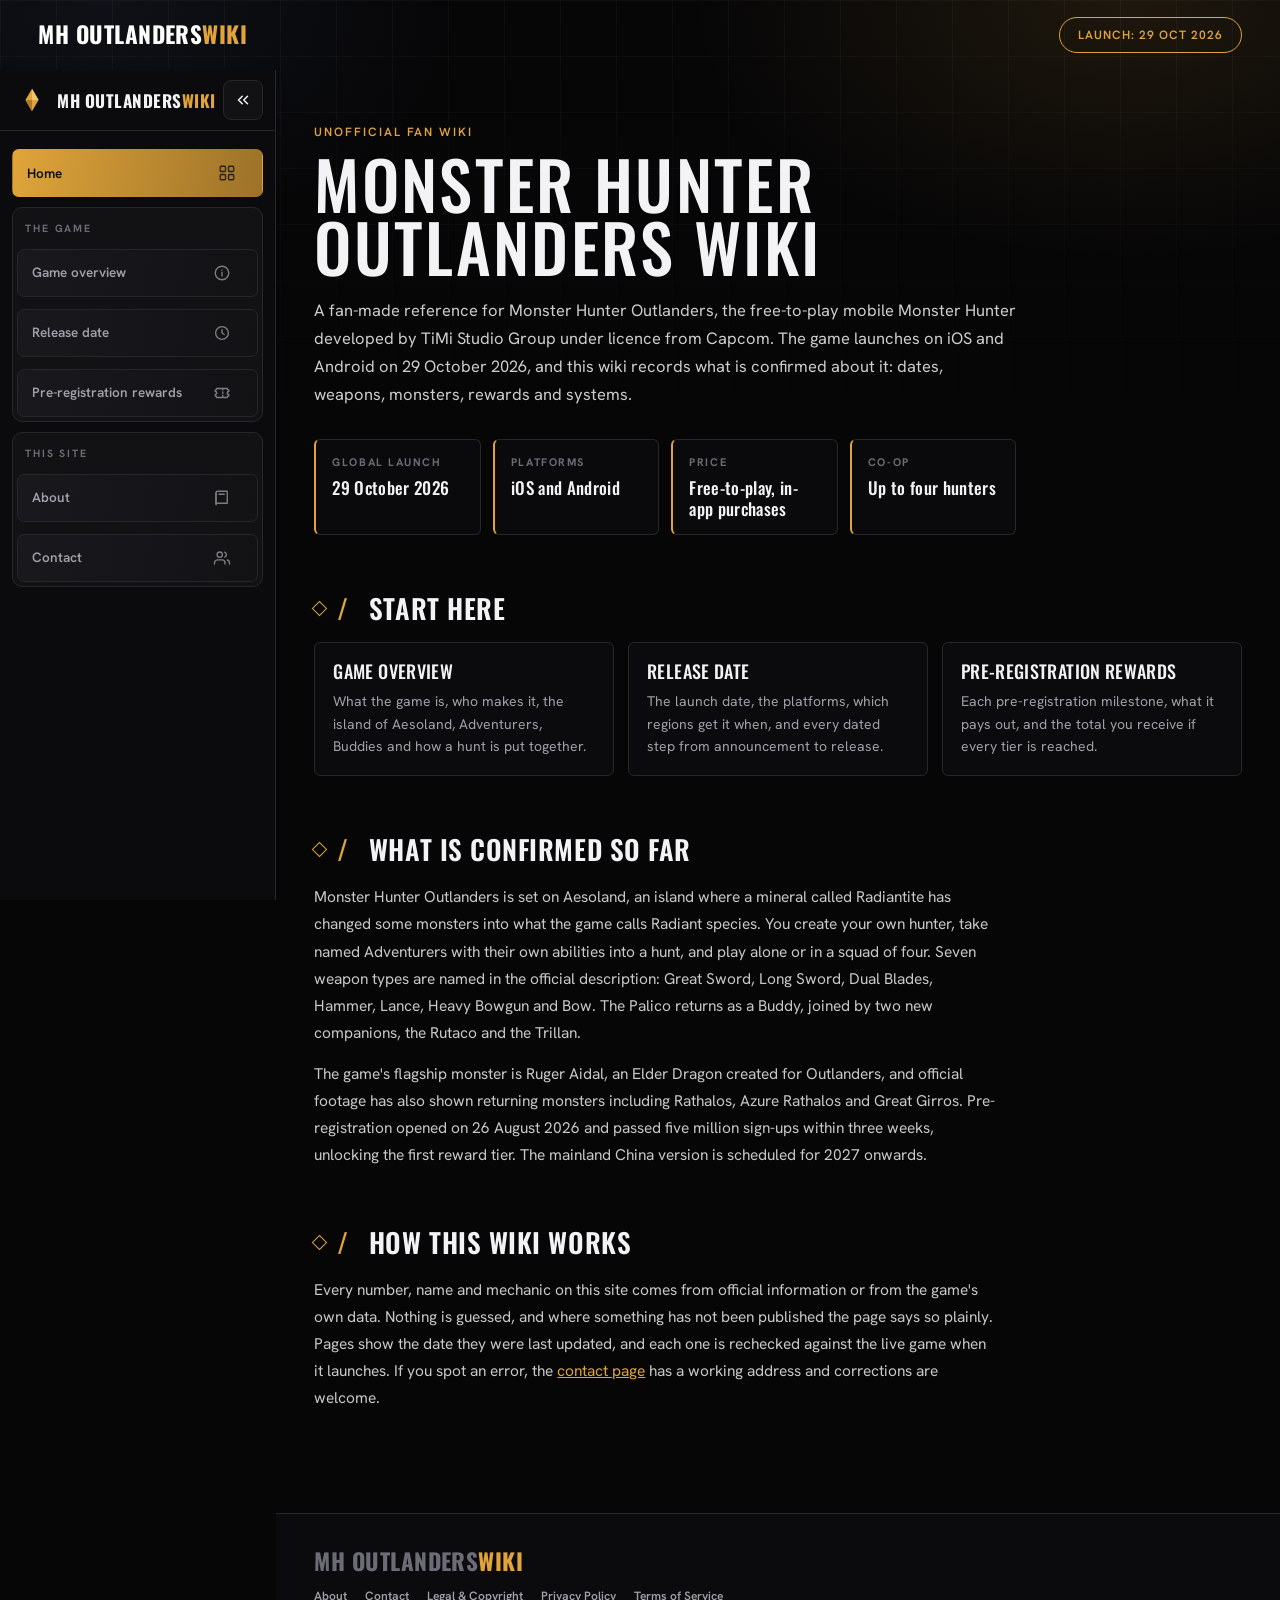
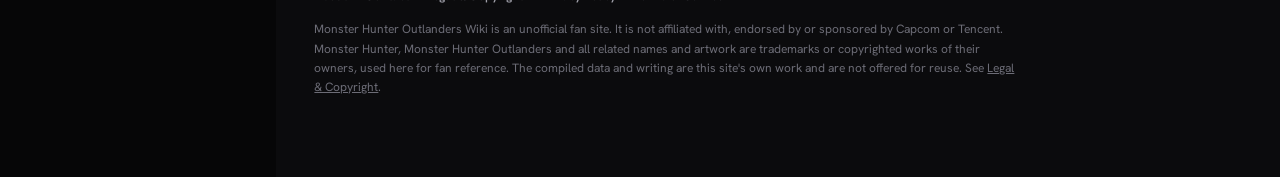
<file: index.html>
<!DOCTYPE html><html lang="en" data-ui="v2" data-site="" data-nav="side"><head><meta charset="utf-8"><meta name="viewport" content="width=device-width, initial-scale=1"><script async src="https://www.googletagmanager.com/gtag/js?id=G-DEPGDXVW35"></script><script>(function(){const GA4_ID = "G-DEPGDXVW35";

      window.dataLayer = window.dataLayer || [];
      function gtag() {
        dataLayer.push(arguments);
      }
      gtag("js", new Date());
      gtag("config", GA4_ID);
    })();</script><title>Monster Hunter Outlanders Wiki: Weapons, Monsters, Release Date &amp; Guides</title><meta name="description" content="Unofficial Monster Hunter Outlanders wiki. Release date, pre-registration rewards and the game so far, compiled from official information ahead of the 29 October 2026 launch."><meta name="robots" content="index, follow, max-image-preview:large, max-snippet:-1, max-video-preview:-1"><link rel="canonical" href="https://monster-hunter-outlanders.wiki/"><meta property="og:site_name" content="Monster Hunter Outlanders Wiki"><meta property="og:title" content="Monster Hunter Outlanders Wiki: Weapons, Monsters, Release Date &amp; Guides"><meta property="og:description" content="Unofficial Monster Hunter Outlanders wiki. Release date, pre-registration rewards and the game so far, compiled from official information ahead of the 29 October 2026 launch."><meta property="og:type" content="website"><meta property="og:url" content="https://monster-hunter-outlanders.wiki/"><meta property="og:image" content="https://monster-hunter-outlanders.wiki/og/default.png"><meta property="og:image:alt" content="Monster Hunter Outlanders Wiki: Weapons, Monsters, Release Date &amp; Guides"><meta property="og:locale" content="en_US"><meta name="twitter:card" content="summary_large_image"><meta name="twitter:title" content="Monster Hunter Outlanders Wiki: Weapons, Monsters, Release Date &amp; Guides"><meta name="twitter:description" content="Unofficial Monster Hunter Outlanders wiki. Release date, pre-registration rewards and the game so far, compiled from official information ahead of the 29 October 2026 launch."><meta name="twitter:image" content="https://monster-hunter-outlanders.wiki/og/default.png"><meta name="theme-color" content="#060607"><script async src="https://pagead2.googlesyndication.com/pagead/js/adsbygoogle.js?client=ca-pub-2051897804523400" crossorigin="anonymous"></script><link rel="preconnect" href="https://fonts.googleapis.com"><link rel="preconnect" href="https://fonts.gstatic.com" crossorigin><link rel="dns-prefetch" href="https://pagead2.googlesyndication.com"><link rel="dns-prefetch" href="https://www.googletagmanager.com"><link rel="icon" href="/favicon.ico" sizes="48x48"><link rel="icon" href="/favicon.svg" type="image/svg+xml"><link rel="apple-touch-icon" href="/apple-touch-icon.png"><link rel="sitemap" type="application/xml" href="/sitemap-index.xml"><script type="application/ld+json">{"@context":"https://schema.org","@graph":[{"@type":"Organization","@id":"https://monster-hunter-outlanders.wiki/#org","name":"Monster Hunter Outlanders Wiki","url":"https://monster-hunter-outlanders.wiki/","logo":"https://monster-hunter-outlanders.wiki/og/default.png","description":"Unofficial Monster Hunter Outlanders wiki: weapons, monsters, release date, pre-registration rewards and guides, compiled from official information and the game's own data."},{"@type":"WebSite","@id":"https://monster-hunter-outlanders.wiki/#website","url":"https://monster-hunter-outlanders.wiki/","name":"Monster Hunter Outlanders Wiki","description":"Unofficial Monster Hunter Outlanders wiki: weapons, monsters, release date, pre-registration rewards and guides, compiled from official information and the game's own data.","publisher":{"@id":"https://monster-hunter-outlanders.wiki/#org"},"inLanguage":"en-US"}]}</script><link rel="stylesheet" href="https://fonts.googleapis.com/css2?family=Oswald:wght@300;400;500;600;700&display=swap"><link rel="stylesheet" href="/_astro/Layout.DEGjhXkC.css"><style>.hp-hero[data-astro-cid-lcdefpme]{max-width:78ch}.hp-kicker[data-astro-cid-lcdefpme]{font:600 12px/1 var(--f-body);letter-spacing:.16em;text-transform:uppercase;color:var(--accent-text);margin:0 0 14px}.hp-hero[data-astro-cid-lcdefpme] h1[data-astro-cid-lcdefpme]{font:500 clamp(2.4rem, 1.2rem + 3.6vw, 4.4rem) / .95 var(--f-display);letter-spacing:.035em;text-transform:uppercase;text-wrap:balance;margin:0 0 18px}.hp-lead[data-astro-cid-lcdefpme]{color:#fffc;margin:0;font-size:16.5px;line-height:1.7}.hp-facts[data-astro-cid-lcdefpme]{grid-template-columns:repeat(4,minmax(0,1fr));gap:12px;margin:30px 0 0;display:grid}.hp-facts[data-astro-cid-lcdefpme] div[data-astro-cid-lcdefpme]{border:1px solid var(--border);border-left:2px solid var(--accent);border-radius:var(--r-panel);background:color-mix(in srgb, var(--surface) 85%, transparent);padding:14px 16px}.hp-facts[data-astro-cid-lcdefpme] dt[data-astro-cid-lcdefpme]{letter-spacing:.14em;text-transform:uppercase;color:var(--mute);font-size:11px;font-weight:700}.hp-facts[data-astro-cid-lcdefpme] dd[data-astro-cid-lcdefpme]{font:500 17px/1.25 var(--f-display);letter-spacing:.02em;color:var(--text);margin:6px 0 0}.hp-sec[data-astro-cid-lcdefpme]{margin-top:60px}.hp-sec[data-astro-cid-lcdefpme] h2[data-astro-cid-lcdefpme]{font:600 27px/1 var(--f-display);letter-spacing:.02em;text-transform:uppercase;margin:0 0 20px}.hp-sec[data-astro-cid-lcdefpme] h2[data-astro-cid-lcdefpme] i[data-astro-cid-lcdefpme]{color:var(--accent-text);margin-right:8px;font-style:normal}.hp-grid[data-astro-cid-lcdefpme]{grid-template-columns:repeat(auto-fill,minmax(260px,1fr));gap:14px;display:grid}.hp-card[data-astro-cid-lcdefpme]{border:1px solid var(--border);border-radius:var(--r-card);background:var(--surface);color:var(--text);align-content:start;gap:8px;padding:18px;transition:border-color .2s,transform .2s;display:grid}.hp-card[data-astro-cid-lcdefpme]:hover{border-color:var(--accent);color:var(--text);transform:translateY(-3px)}.hp-card[data-astro-cid-lcdefpme] b[data-astro-cid-lcdefpme]{font:500 18px/1.2 var(--f-display);letter-spacing:.02em;text-transform:uppercase}.hp-card[data-astro-cid-lcdefpme] span[data-astro-cid-lcdefpme]{color:var(--dim);font-size:14px;line-height:1.6}.hp-text[data-astro-cid-lcdefpme] p[data-astro-cid-lcdefpme]{color:#ffffffc7;max-width:76ch;margin:0 0 14px;font-size:15.5px;line-height:1.75}.hp-text[data-astro-cid-lcdefpme] a[data-astro-cid-lcdefpme]{color:var(--accent-text);text-decoration:underline}@media (width<=900px){.hp-facts[data-astro-cid-lcdefpme]{grid-template-columns:1fr 1fr}}@media (width<=380px){.hp-facts[data-astro-cid-lcdefpme]{grid-template-columns:1fr}}
</style></head><body><div class="sp-glow" aria-hidden="true"></div><header class="lp-head lp-head--legacy" id="lp-head"><button class="sn-btn" type="button" aria-label="Open menu" data-sn-open><svg viewBox="0 0 24 24" fill="none" stroke="currentColor" stroke-width="2" stroke-linecap="round"><path d="M4 7h16M4 12h16M4 17h16"></path></svg></button><a class="lp-logo" href="/">MH OUTLANDERS<span>WIKI</span></a><a class="lp-head__cta" href="/release-date/">Launch: 29 Oct 2026</a></header><script>
  (function () {
    var head = document.getElementById("lp-head");
    if (!head) return;
    function onScroll() {
      head.classList.toggle("is-solid", window.scrollY > 40);
    }
    window.addEventListener("scroll", onScroll, { passive: true });
    onScroll();
  })();
</script><script>
  (function () {
    try {
      if (localStorage.getItem("sn-mini") === "1") document.documentElement.classList.add("sn-mini");
    } catch (e) {}
  })();
</script><aside class="sn" id="sn" aria-label="Monster Hunter Outlanders Wiki sections"><div class="sn__bar"><a class="sn__home" href="/" title="Monster Hunter Outlanders Wiki home"><img src="/favicon.svg" alt="" width="30" height="30"><span>MH OUTLANDERS<b>WIKI</b></span></a><button class="sn__fold" type="button" aria-label="Collapse or expand the menu" title="Collapse / expand" data-sn-fold><svg viewBox="0 0 24 24" width="18" height="18" fill="none" stroke="currentColor" stroke-width="2" stroke-linecap="round" stroke-linejoin="round"><path d="M11 17l-5-5 5-5M18 17l-5-5 5-5"></path></svg></button><button class="sn__close" type="button" aria-label="Close menu" data-sn-close><svg viewBox="0 0 24 24" width="20" height="20" fill="none" stroke="currentColor" stroke-width="2"><path d="M6 6l12 12M18 6 6 18"></path></svg></button></div><div class="sn__panel"><a class="sn__a is-cur" href="/" data-label="Home" title="Home"><i><svg viewBox="0 0 24 24" fill="none" stroke="currentColor" stroke-width="1.8" stroke-linecap="round" stroke-linejoin="round" aria-hidden="true"><rect x="3" y="3" width="7" height="7" rx="1.5"/><rect x="14" y="3" width="7" height="7" rx="1.5"/><rect x="3" y="14" width="7" height="7" rx="1.5"/><rect x="14" y="14" width="7" height="7" rx="1.5"/></svg></i><span class="sn__l">Home</span></a><section class="sn__grp"><p class="sn__h">The game</p><div class="sn__list"><a class="sn__a" href="/game/" data-label="Game overview" title="Game overview"><i><svg viewBox="0 0 24 24" fill="none" stroke="currentColor" stroke-width="1.8" stroke-linecap="round" stroke-linejoin="round" aria-hidden="true"><circle cx="12" cy="12" r="9"/><path d="M12 11v5M12 8h.01"/></svg></i><span class="sn__l">Game overview</span></a><a class="sn__a" href="/release-date/" data-label="Release date" title="Release date"><i><svg viewBox="0 0 24 24" fill="none" stroke="currentColor" stroke-width="1.8" stroke-linecap="round" stroke-linejoin="round" aria-hidden="true"><circle cx="12" cy="12" r="8.5"/><path d="M12 7.5V12l3 2"/></svg></i><span class="sn__l">Release date</span></a><a class="sn__a" href="/pre-registration/" data-label="Pre-registration rewards" title="Pre-registration rewards"><i><svg viewBox="0 0 24 24" fill="none" stroke="currentColor" stroke-width="1.8" stroke-linecap="round" stroke-linejoin="round" aria-hidden="true"><path d="M3 8a2 2 0 0 0 2-2h14a2 2 0 0 0 2 2v2a2 2 0 0 0 0 4v2a2 2 0 0 0-2 2H5a2 2 0 0 0-2-2v-2a2 2 0 0 0 0-4z"/><path d="M13 6v12" stroke-dasharray="2 2.5"/></svg></i><span class="sn__l">Pre-registration rewards</span></a></div></section><section class="sn__grp"><p class="sn__h">This site</p><div class="sn__list"><a class="sn__a" href="/about/" data-label="About" title="About"><i><svg viewBox="0 0 24 24" fill="none" stroke="currentColor" stroke-width="1.8" stroke-linecap="round" stroke-linejoin="round" aria-hidden="true"><path d="M4 5a2 2 0 0 1 2-2h13v16H6a2 2 0 0 0-2 2z"/><path d="M4 19V5M8 7h7"/></svg></i><span class="sn__l">About</span></a><a class="sn__a" href="/contact/" data-label="Contact" title="Contact"><i><svg viewBox="0 0 24 24" fill="none" stroke="currentColor" stroke-width="1.8" stroke-linecap="round" stroke-linejoin="round" aria-hidden="true"><path d="M16 20v-1.5a4 4 0 0 0-4-4H6a4 4 0 0 0-4 4V20"/><circle cx="9" cy="7.5" r="3.5"/><path d="M22 20v-1.5a4 4 0 0 0-3-3.85M15.5 4.2a3.5 3.5 0 0 1 0 6.6"/></svg></i><span class="sn__l">Contact</span></a></div></section></div></aside><div class="sn-scrim" data-sn-close></div><script>
  (function () {
    var root = document.documentElement;
    function setOpen(on) {
      root.classList.toggle("sn-open", on);
    }
    document.addEventListener("click", function (e) {
      var t = e.target;
      if (!(t instanceof Element)) return;
      if (t.closest("[data-sn-fold]")) {
        var m = !root.classList.contains("sn-mini");
        root.classList.toggle("sn-mini", m);
        try {
          localStorage.setItem("sn-mini", m ? "1" : "0");
        } catch (err) {}
        return;
      }
      if (t.closest("[data-sn-open]")) setOpen(!root.classList.contains("sn-open"));
      else if (t.closest("[data-sn-close]")) setOpen(false);
    });
    document.addEventListener("keydown", function (e) {
      if (e.key === "Escape") setOpen(false);
    });
  })();
</script><main class="v2-main"><section class="hp-hero" data-astro-cid-lcdefpme><p class="hp-kicker" data-astro-cid-lcdefpme>Unofficial fan wiki</p><h1 data-astro-cid-lcdefpme>Monster Hunter Outlanders Wiki</h1><p class="hp-lead" data-astro-cid-lcdefpme>A fan-made reference for Monster Hunter Outlanders, the free-to-play mobile Monster Hunter developed by TiMi Studio Group under licence from Capcom. The game launches on iOS and Android on 29 October 2026, and this wiki records what is confirmed about it: dates, weapons, monsters, rewards and systems.</p><dl class="hp-facts" data-astro-cid-lcdefpme><div data-astro-cid-lcdefpme><dt data-astro-cid-lcdefpme>Global launch</dt><dd data-astro-cid-lcdefpme>29 October 2026</dd></div><div data-astro-cid-lcdefpme><dt data-astro-cid-lcdefpme>Platforms</dt><dd data-astro-cid-lcdefpme>iOS and Android</dd></div><div data-astro-cid-lcdefpme><dt data-astro-cid-lcdefpme>Price</dt><dd data-astro-cid-lcdefpme>Free-to-play, in-app purchases</dd></div><div data-astro-cid-lcdefpme><dt data-astro-cid-lcdefpme>Co-op</dt><dd data-astro-cid-lcdefpme>Up to four hunters</dd></div></dl></section><section class="hp-sec" data-astro-cid-lcdefpme><h2 data-astro-cid-lcdefpme><i data-astro-cid-lcdefpme>/</i> Start here</h2><div class="hp-grid" data-astro-cid-lcdefpme><a class="hp-card" href="/game/" data-astro-cid-lcdefpme><b data-astro-cid-lcdefpme>Game overview</b><span data-astro-cid-lcdefpme>What the game is, who makes it, the island of Aesoland, Adventurers, Buddies and how a hunt is put together.</span></a><a class="hp-card" href="/release-date/" data-astro-cid-lcdefpme><b data-astro-cid-lcdefpme>Release date</b><span data-astro-cid-lcdefpme>The launch date, the platforms, which regions get it when, and every dated step from announcement to release.</span></a><a class="hp-card" href="/pre-registration/" data-astro-cid-lcdefpme><b data-astro-cid-lcdefpme>Pre-registration rewards</b><span data-astro-cid-lcdefpme>Each pre-registration milestone, what it pays out, and the total you receive if every tier is reached.</span></a></div></section><section class="hp-sec hp-text" data-astro-cid-lcdefpme><h2 data-astro-cid-lcdefpme><i data-astro-cid-lcdefpme>/</i> What is confirmed so far</h2><p data-astro-cid-lcdefpme>Monster Hunter Outlanders is set on Aesoland, an island where a mineral called Radiantite has changed some monsters into what the game calls Radiant species. You create your own hunter, take named Adventurers with their own abilities into a hunt, and play alone or in a squad of four. Seven weapon types are named in the official description: Great Sword, Long Sword, Dual Blades, Hammer, Lance, Heavy Bowgun and Bow. The Palico returns as a Buddy, joined by two new companions, the Rutaco and the Trillan.</p><p data-astro-cid-lcdefpme>The game's flagship monster is Ruger Aidal, an Elder Dragon created for Outlanders, and official footage has also shown returning monsters including Rathalos, Azure Rathalos and Great Girros. Pre-registration opened on 26 August 2026 and passed five million sign-ups within three weeks, unlocking the first reward tier. The mainland China version is scheduled for 2027 onwards.</p></section><section class="hp-sec hp-text" data-astro-cid-lcdefpme><h2 data-astro-cid-lcdefpme><i data-astro-cid-lcdefpme>/</i> How this wiki works</h2><p data-astro-cid-lcdefpme>Every number, name and mechanic on this site comes from official information or from the game's own data. Nothing is guessed, and where something has not been published the page says so plainly. Pages show the date they were last updated, and each one is rechecked against the live game when it launches. If you spot an error, the <a href="/contact/" data-astro-cid-lcdefpme>contact page</a> has a working address and corrections are welcome.</p></section></main><footer class="lp-foot"><div class="lp-foot__inner"><a class="lp-logo" href="/">MH OUTLANDERS<span>WIKI</span></a><nav><a href="/about/">About</a><a href="/contact/">Contact</a><a href="/legal/">Legal &amp; Copyright</a><a href="/privacy-policy/">Privacy Policy</a><a href="/terms-of-service/">Terms of Service</a></nav><p>Monster Hunter Outlanders Wiki is an unofficial fan site. It is not affiliated with, endorsed by or sponsored by Capcom or Tencent. Monster Hunter, Monster Hunter Outlanders and all related names and artwork are trademarks or copyrighted works of their owners, used here for fan reference. The compiled data and writing are this site&#39;s own work and are not offered for reuse. See <a href="/legal/">Legal &amp; Copyright</a>.</p></div></footer></body></html>
</file>
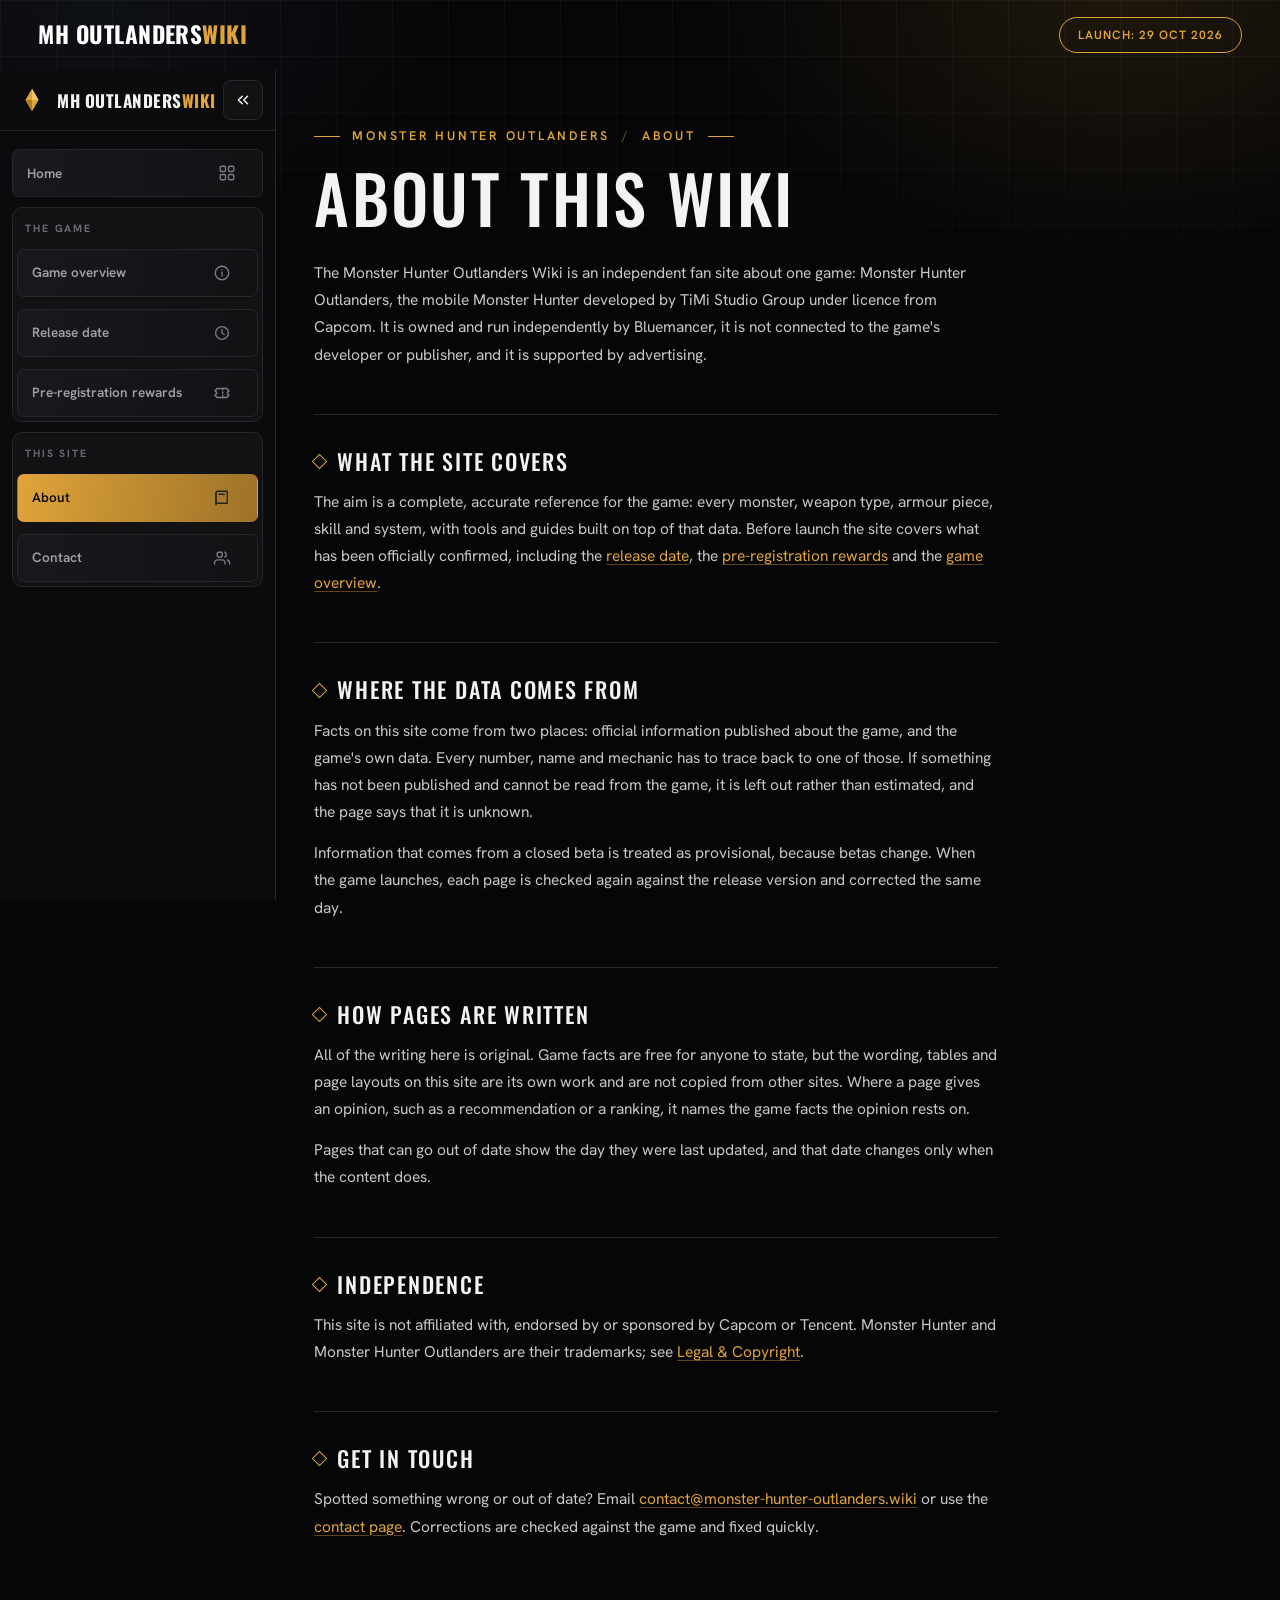
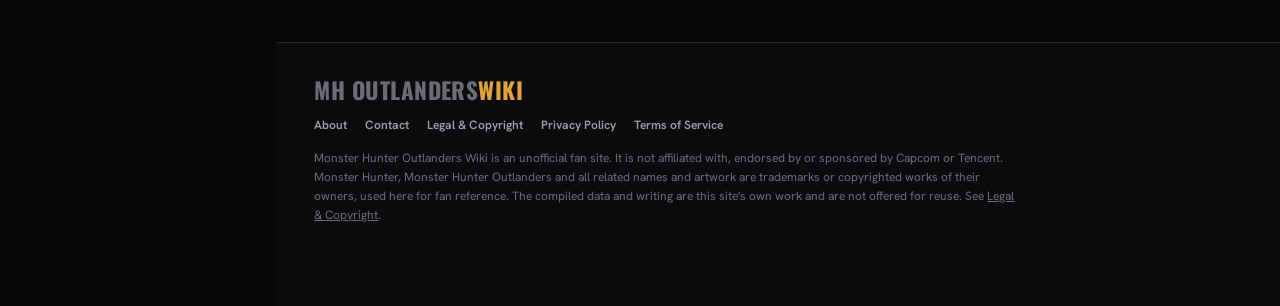
<file: about/index.html>
<!DOCTYPE html><html lang="en" data-ui="v2" data-site="" data-nav="side"><head><meta charset="utf-8"><meta name="viewport" content="width=device-width, initial-scale=1"><script async src="https://www.googletagmanager.com/gtag/js?id=G-DEPGDXVW35"></script><script>(function(){const GA4_ID = "G-DEPGDXVW35";

      window.dataLayer = window.dataLayer || [];
      function gtag() {
        dataLayer.push(arguments);
      }
      gtag("js", new Date());
      gtag("config", GA4_ID);
    })();</script><title>About the Monster Hunter Outlanders Wiki | MHO Wiki</title><meta name="description" content="Who runs the Monster Hunter Outlanders Wiki, what it covers, where its data comes from and how pages are kept accurate."><meta name="robots" content="index, follow, max-image-preview:large, max-snippet:-1, max-video-preview:-1"><link rel="canonical" href="https://monster-hunter-outlanders.wiki/about/"><meta property="og:site_name" content="Monster Hunter Outlanders Wiki"><meta property="og:title" content="About the Monster Hunter Outlanders Wiki"><meta property="og:description" content="Who runs the Monster Hunter Outlanders Wiki, what it covers, where its data comes from and how pages are kept accurate."><meta property="og:type" content="website"><meta property="og:url" content="https://monster-hunter-outlanders.wiki/about/"><meta property="og:image" content="https://monster-hunter-outlanders.wiki/og/default.png"><meta property="og:image:alt" content="About the Monster Hunter Outlanders Wiki"><meta property="og:locale" content="en_US"><meta name="twitter:card" content="summary_large_image"><meta name="twitter:title" content="About the Monster Hunter Outlanders Wiki"><meta name="twitter:description" content="Who runs the Monster Hunter Outlanders Wiki, what it covers, where its data comes from and how pages are kept accurate."><meta name="twitter:image" content="https://monster-hunter-outlanders.wiki/og/default.png"><meta name="theme-color" content="#060607"><script async src="https://pagead2.googlesyndication.com/pagead/js/adsbygoogle.js?client=ca-pub-2051897804523400" crossorigin="anonymous"></script><link rel="preconnect" href="https://fonts.googleapis.com"><link rel="preconnect" href="https://fonts.gstatic.com" crossorigin><link rel="dns-prefetch" href="https://pagead2.googlesyndication.com"><link rel="dns-prefetch" href="https://www.googletagmanager.com"><link rel="icon" href="/favicon.ico" sizes="48x48"><link rel="icon" href="/favicon.svg" type="image/svg+xml"><link rel="apple-touch-icon" href="/apple-touch-icon.png"><link rel="sitemap" type="application/xml" href="/sitemap-index.xml"><script type="application/ld+json">{"@context":"https://schema.org","@graph":[{"@type":"Organization","@id":"https://monster-hunter-outlanders.wiki/#org","name":"Monster Hunter Outlanders Wiki","url":"https://monster-hunter-outlanders.wiki/","logo":"https://monster-hunter-outlanders.wiki/og/default.png","description":"Unofficial Monster Hunter Outlanders wiki: weapons, monsters, release date, pre-registration rewards and guides, compiled from official information and the game's own data."},{"@type":"WebSite","@id":"https://monster-hunter-outlanders.wiki/#website","url":"https://monster-hunter-outlanders.wiki/","name":"Monster Hunter Outlanders Wiki","description":"Unofficial Monster Hunter Outlanders wiki: weapons, monsters, release date, pre-registration rewards and guides, compiled from official information and the game's own data.","publisher":{"@id":"https://monster-hunter-outlanders.wiki/#org"},"inLanguage":"en-US"}]}</script><script type="application/ld+json">{"@context":"https://schema.org","@type":"BreadcrumbList","itemListElement":[{"@type":"ListItem","position":1,"name":"Home","item":"https://monster-hunter-outlanders.wiki/"},{"@type":"ListItem","position":2,"name":"About","item":"https://monster-hunter-outlanders.wiki/about/"}]}</script><link rel="stylesheet" href="https://fonts.googleapis.com/css2?family=Oswald:wght@300;400;500;600;700&display=swap"><link rel="stylesheet" href="/_astro/Layout.DEGjhXkC.css"></head><body><div class="sp-glow" aria-hidden="true"></div><header class="lp-head lp-head--legacy" id="lp-head"><button class="sn-btn" type="button" aria-label="Open menu" data-sn-open><svg viewBox="0 0 24 24" fill="none" stroke="currentColor" stroke-width="2" stroke-linecap="round"><path d="M4 7h16M4 12h16M4 17h16"></path></svg></button><a class="lp-logo" href="/">MH OUTLANDERS<span>WIKI</span></a><a class="lp-head__cta" href="/release-date/">Launch: 29 Oct 2026</a></header><script>
  (function () {
    var head = document.getElementById("lp-head");
    if (!head) return;
    function onScroll() {
      head.classList.toggle("is-solid", window.scrollY > 40);
    }
    window.addEventListener("scroll", onScroll, { passive: true });
    onScroll();
  })();
</script><script>
  (function () {
    try {
      if (localStorage.getItem("sn-mini") === "1") document.documentElement.classList.add("sn-mini");
    } catch (e) {}
  })();
</script><aside class="sn" id="sn" aria-label="Monster Hunter Outlanders Wiki sections"><div class="sn__bar"><a class="sn__home" href="/" title="Monster Hunter Outlanders Wiki home"><img src="/favicon.svg" alt="" width="30" height="30"><span>MH OUTLANDERS<b>WIKI</b></span></a><button class="sn__fold" type="button" aria-label="Collapse or expand the menu" title="Collapse / expand" data-sn-fold><svg viewBox="0 0 24 24" width="18" height="18" fill="none" stroke="currentColor" stroke-width="2" stroke-linecap="round" stroke-linejoin="round"><path d="M11 17l-5-5 5-5M18 17l-5-5 5-5"></path></svg></button><button class="sn__close" type="button" aria-label="Close menu" data-sn-close><svg viewBox="0 0 24 24" width="20" height="20" fill="none" stroke="currentColor" stroke-width="2"><path d="M6 6l12 12M18 6 6 18"></path></svg></button></div><div class="sn__panel"><a class="sn__a" href="/" data-label="Home" title="Home"><i><svg viewBox="0 0 24 24" fill="none" stroke="currentColor" stroke-width="1.8" stroke-linecap="round" stroke-linejoin="round" aria-hidden="true"><rect x="3" y="3" width="7" height="7" rx="1.5"/><rect x="14" y="3" width="7" height="7" rx="1.5"/><rect x="3" y="14" width="7" height="7" rx="1.5"/><rect x="14" y="14" width="7" height="7" rx="1.5"/></svg></i><span class="sn__l">Home</span></a><section class="sn__grp"><p class="sn__h">The game</p><div class="sn__list"><a class="sn__a" href="/game/" data-label="Game overview" title="Game overview"><i><svg viewBox="0 0 24 24" fill="none" stroke="currentColor" stroke-width="1.8" stroke-linecap="round" stroke-linejoin="round" aria-hidden="true"><circle cx="12" cy="12" r="9"/><path d="M12 11v5M12 8h.01"/></svg></i><span class="sn__l">Game overview</span></a><a class="sn__a" href="/release-date/" data-label="Release date" title="Release date"><i><svg viewBox="0 0 24 24" fill="none" stroke="currentColor" stroke-width="1.8" stroke-linecap="round" stroke-linejoin="round" aria-hidden="true"><circle cx="12" cy="12" r="8.5"/><path d="M12 7.5V12l3 2"/></svg></i><span class="sn__l">Release date</span></a><a class="sn__a" href="/pre-registration/" data-label="Pre-registration rewards" title="Pre-registration rewards"><i><svg viewBox="0 0 24 24" fill="none" stroke="currentColor" stroke-width="1.8" stroke-linecap="round" stroke-linejoin="round" aria-hidden="true"><path d="M3 8a2 2 0 0 0 2-2h14a2 2 0 0 0 2 2v2a2 2 0 0 0 0 4v2a2 2 0 0 0-2 2H5a2 2 0 0 0-2-2v-2a2 2 0 0 0 0-4z"/><path d="M13 6v12" stroke-dasharray="2 2.5"/></svg></i><span class="sn__l">Pre-registration rewards</span></a></div></section><section class="sn__grp"><p class="sn__h">This site</p><div class="sn__list"><a class="sn__a is-cur" href="/about/" data-label="About" title="About"><i><svg viewBox="0 0 24 24" fill="none" stroke="currentColor" stroke-width="1.8" stroke-linecap="round" stroke-linejoin="round" aria-hidden="true"><path d="M4 5a2 2 0 0 1 2-2h13v16H6a2 2 0 0 0-2 2z"/><path d="M4 19V5M8 7h7"/></svg></i><span class="sn__l">About</span></a><a class="sn__a" href="/contact/" data-label="Contact" title="Contact"><i><svg viewBox="0 0 24 24" fill="none" stroke="currentColor" stroke-width="1.8" stroke-linecap="round" stroke-linejoin="round" aria-hidden="true"><path d="M16 20v-1.5a4 4 0 0 0-4-4H6a4 4 0 0 0-4 4V20"/><circle cx="9" cy="7.5" r="3.5"/><path d="M22 20v-1.5a4 4 0 0 0-3-3.85M15.5 4.2a3.5 3.5 0 0 1 0 6.6"/></svg></i><span class="sn__l">Contact</span></a></div></section></div></aside><div class="sn-scrim" data-sn-close></div><script>
  (function () {
    var root = document.documentElement;
    function setOpen(on) {
      root.classList.toggle("sn-open", on);
    }
    document.addEventListener("click", function (e) {
      var t = e.target;
      if (!(t instanceof Element)) return;
      if (t.closest("[data-sn-fold]")) {
        var m = !root.classList.contains("sn-mini");
        root.classList.toggle("sn-mini", m);
        try {
          localStorage.setItem("sn-mini", m ? "1" : "0");
        } catch (err) {}
        return;
      }
      if (t.closest("[data-sn-open]")) setOpen(!root.classList.contains("sn-open"));
      else if (t.closest("[data-sn-close]")) setOpen(false);
    });
    document.addEventListener("keydown", function (e) {
      if (e.key === "Escape") setOpen(false);
    });
  })();
</script><main class="v2-main"><p class="v2-eyebrow"><span>Monster Hunter Outlanders<i>/</i>About</span></p><article class="prose"><h1>About this wiki</h1><p>The Monster Hunter Outlanders Wiki is an independent fan site about one game: Monster Hunter Outlanders, the mobile Monster Hunter developed by TiMi Studio Group under licence from Capcom. It is owned and run independently by Bluemancer, it is not connected to the game's developer or publisher, and it is supported by advertising.</p><h2>What the site covers</h2><p>The aim is a complete, accurate reference for the game: every monster, weapon type, armour piece, skill and system, with tools and guides built on top of that data. Before launch the site covers what has been officially confirmed, including the <a href="/release-date/">release date</a>, the <a href="/pre-registration/">pre-registration rewards</a> and the <a href="/game/">game overview</a>.</p><h2>Where the data comes from</h2><p>Facts on this site come from two places: official information published about the game, and the game's own data. Every number, name and mechanic has to trace back to one of those. If something has not been published and cannot be read from the game, it is left out rather than estimated, and the page says that it is unknown.</p><p>Information that comes from a closed beta is treated as provisional, because betas change. When the game launches, each page is checked again against the release version and corrected the same day.</p><h2>How pages are written</h2><p>All of the writing here is original. Game facts are free for anyone to state, but the wording, tables and page layouts on this site are its own work and are not copied from other sites. Where a page gives an opinion, such as a recommendation or a ranking, it names the game facts the opinion rests on.</p><p>Pages that can go out of date show the day they were last updated, and that date changes only when the content does.</p><h2>Independence</h2><p>This site is not affiliated with, endorsed by or sponsored by Capcom or Tencent. Monster Hunter and Monster Hunter Outlanders are their trademarks; see <a href="/legal/">Legal &amp; Copyright</a>.</p><h2>Get in touch</h2><p>Spotted something wrong or out of date? Email <a href="mailto:contact@monster-hunter-outlanders.wiki">contact@monster-hunter-outlanders.wiki</a> or use the <a href="/contact/">contact page</a>. Corrections are checked against the game and fixed quickly.</p></article></main><footer class="lp-foot"><div class="lp-foot__inner"><a class="lp-logo" href="/">MH OUTLANDERS<span>WIKI</span></a><nav><a href="/about/">About</a><a href="/contact/">Contact</a><a href="/legal/">Legal &amp; Copyright</a><a href="/privacy-policy/">Privacy Policy</a><a href="/terms-of-service/">Terms of Service</a></nav><p>Monster Hunter Outlanders Wiki is an unofficial fan site. It is not affiliated with, endorsed by or sponsored by Capcom or Tencent. Monster Hunter, Monster Hunter Outlanders and all related names and artwork are trademarks or copyrighted works of their owners, used here for fan reference. The compiled data and writing are this site&#39;s own work and are not offered for reuse. See <a href="/legal/">Legal &amp; Copyright</a>.</p></div></footer></body></html>
</file>
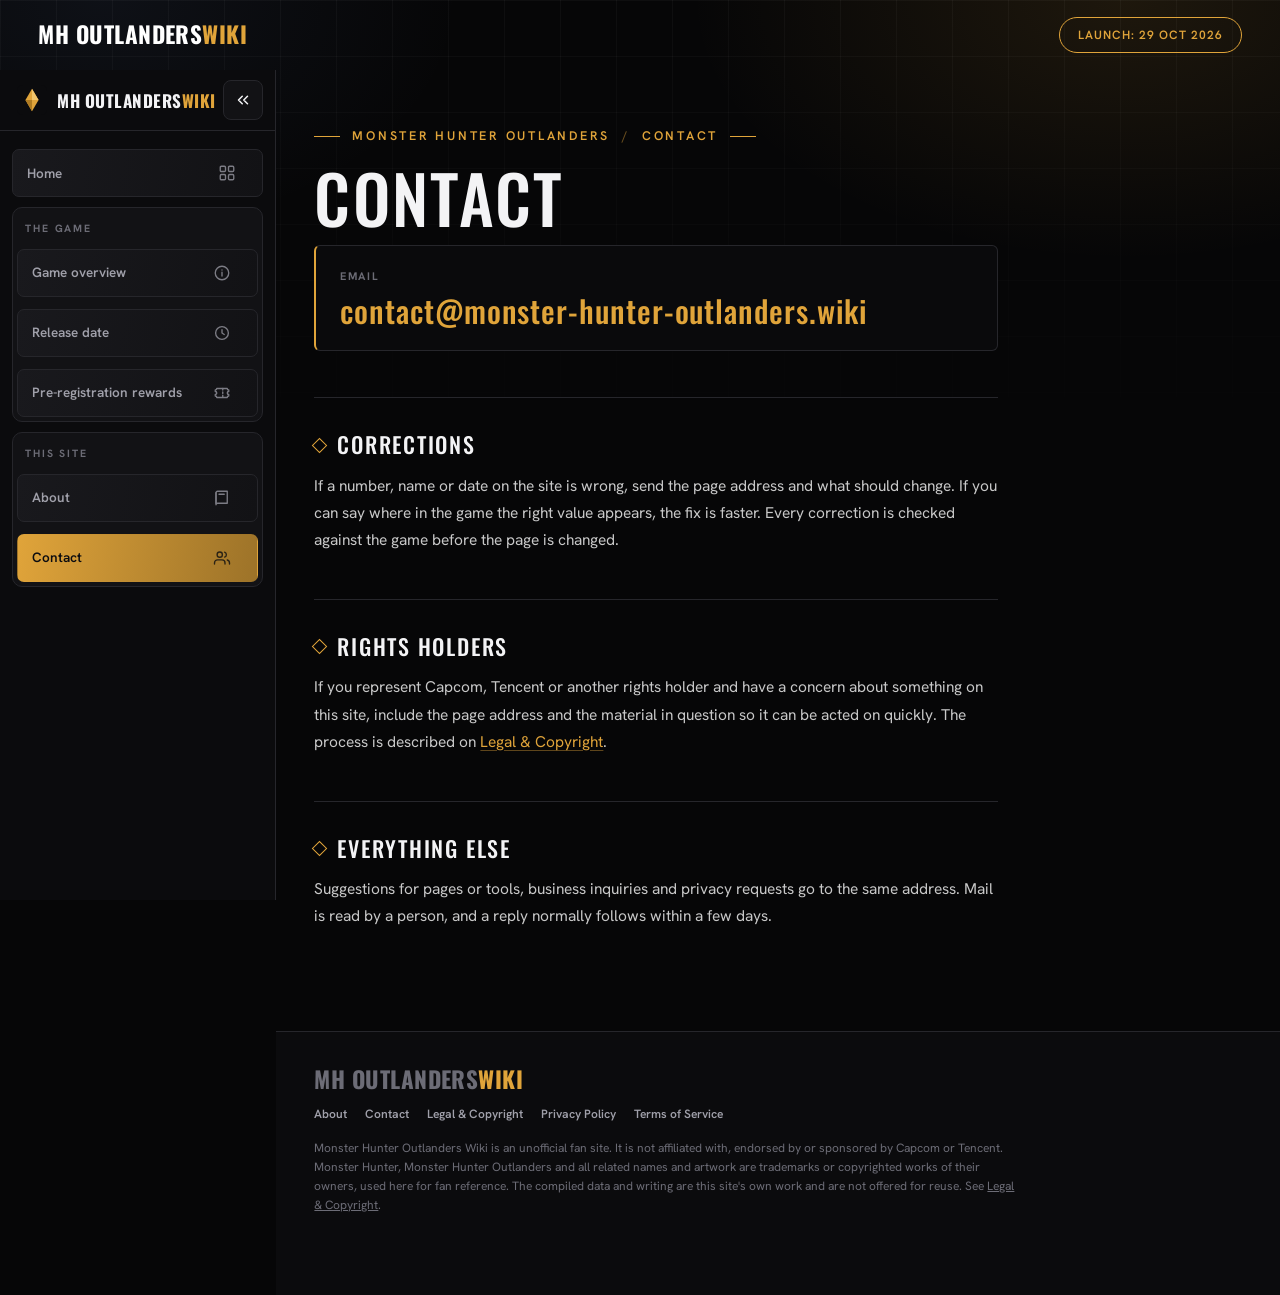
<file: contact/index.html>
<!DOCTYPE html><html lang="en" data-ui="v2" data-site="" data-nav="side"><head><meta charset="utf-8"><meta name="viewport" content="width=device-width, initial-scale=1"><script async src="https://www.googletagmanager.com/gtag/js?id=G-DEPGDXVW35"></script><script>(function(){const GA4_ID = "G-DEPGDXVW35";

      window.dataLayer = window.dataLayer || [];
      function gtag() {
        dataLayer.push(arguments);
      }
      gtag("js", new Date());
      gtag("config", GA4_ID);
    })();</script><title>Contact the Monster Hunter Outlanders Wiki | MHO Wiki</title><meta name="description" content="How to reach the Monster Hunter Outlanders Wiki about corrections, rights requests or business inquiries."><meta name="robots" content="index, follow, max-image-preview:large, max-snippet:-1, max-video-preview:-1"><link rel="canonical" href="https://monster-hunter-outlanders.wiki/contact/"><meta property="og:site_name" content="Monster Hunter Outlanders Wiki"><meta property="og:title" content="Contact the Monster Hunter Outlanders Wiki"><meta property="og:description" content="How to reach the Monster Hunter Outlanders Wiki about corrections, rights requests or business inquiries."><meta property="og:type" content="website"><meta property="og:url" content="https://monster-hunter-outlanders.wiki/contact/"><meta property="og:image" content="https://monster-hunter-outlanders.wiki/og/default.png"><meta property="og:image:alt" content="Contact the Monster Hunter Outlanders Wiki"><meta property="og:locale" content="en_US"><meta name="twitter:card" content="summary_large_image"><meta name="twitter:title" content="Contact the Monster Hunter Outlanders Wiki"><meta name="twitter:description" content="How to reach the Monster Hunter Outlanders Wiki about corrections, rights requests or business inquiries."><meta name="twitter:image" content="https://monster-hunter-outlanders.wiki/og/default.png"><meta name="theme-color" content="#060607"><script async src="https://pagead2.googlesyndication.com/pagead/js/adsbygoogle.js?client=ca-pub-2051897804523400" crossorigin="anonymous"></script><link rel="preconnect" href="https://fonts.googleapis.com"><link rel="preconnect" href="https://fonts.gstatic.com" crossorigin><link rel="dns-prefetch" href="https://pagead2.googlesyndication.com"><link rel="dns-prefetch" href="https://www.googletagmanager.com"><link rel="icon" href="/favicon.ico" sizes="48x48"><link rel="icon" href="/favicon.svg" type="image/svg+xml"><link rel="apple-touch-icon" href="/apple-touch-icon.png"><link rel="sitemap" type="application/xml" href="/sitemap-index.xml"><script type="application/ld+json">{"@context":"https://schema.org","@graph":[{"@type":"Organization","@id":"https://monster-hunter-outlanders.wiki/#org","name":"Monster Hunter Outlanders Wiki","url":"https://monster-hunter-outlanders.wiki/","logo":"https://monster-hunter-outlanders.wiki/og/default.png","description":"Unofficial Monster Hunter Outlanders wiki: weapons, monsters, release date, pre-registration rewards and guides, compiled from official information and the game's own data."},{"@type":"WebSite","@id":"https://monster-hunter-outlanders.wiki/#website","url":"https://monster-hunter-outlanders.wiki/","name":"Monster Hunter Outlanders Wiki","description":"Unofficial Monster Hunter Outlanders wiki: weapons, monsters, release date, pre-registration rewards and guides, compiled from official information and the game's own data.","publisher":{"@id":"https://monster-hunter-outlanders.wiki/#org"},"inLanguage":"en-US"}]}</script><script type="application/ld+json">{"@context":"https://schema.org","@type":"BreadcrumbList","itemListElement":[{"@type":"ListItem","position":1,"name":"Home","item":"https://monster-hunter-outlanders.wiki/"},{"@type":"ListItem","position":2,"name":"Contact","item":"https://monster-hunter-outlanders.wiki/contact/"}]}</script><link rel="stylesheet" href="https://fonts.googleapis.com/css2?family=Oswald:wght@300;400;500;600;700&display=swap"><link rel="stylesheet" href="/_astro/Layout.DEGjhXkC.css"></head><body><div class="sp-glow" aria-hidden="true"></div><header class="lp-head lp-head--legacy" id="lp-head"><button class="sn-btn" type="button" aria-label="Open menu" data-sn-open><svg viewBox="0 0 24 24" fill="none" stroke="currentColor" stroke-width="2" stroke-linecap="round"><path d="M4 7h16M4 12h16M4 17h16"></path></svg></button><a class="lp-logo" href="/">MH OUTLANDERS<span>WIKI</span></a><a class="lp-head__cta" href="/release-date/">Launch: 29 Oct 2026</a></header><script>
  (function () {
    var head = document.getElementById("lp-head");
    if (!head) return;
    function onScroll() {
      head.classList.toggle("is-solid", window.scrollY > 40);
    }
    window.addEventListener("scroll", onScroll, { passive: true });
    onScroll();
  })();
</script><script>
  (function () {
    try {
      if (localStorage.getItem("sn-mini") === "1") document.documentElement.classList.add("sn-mini");
    } catch (e) {}
  })();
</script><aside class="sn" id="sn" aria-label="Monster Hunter Outlanders Wiki sections"><div class="sn__bar"><a class="sn__home" href="/" title="Monster Hunter Outlanders Wiki home"><img src="/favicon.svg" alt="" width="30" height="30"><span>MH OUTLANDERS<b>WIKI</b></span></a><button class="sn__fold" type="button" aria-label="Collapse or expand the menu" title="Collapse / expand" data-sn-fold><svg viewBox="0 0 24 24" width="18" height="18" fill="none" stroke="currentColor" stroke-width="2" stroke-linecap="round" stroke-linejoin="round"><path d="M11 17l-5-5 5-5M18 17l-5-5 5-5"></path></svg></button><button class="sn__close" type="button" aria-label="Close menu" data-sn-close><svg viewBox="0 0 24 24" width="20" height="20" fill="none" stroke="currentColor" stroke-width="2"><path d="M6 6l12 12M18 6 6 18"></path></svg></button></div><div class="sn__panel"><a class="sn__a" href="/" data-label="Home" title="Home"><i><svg viewBox="0 0 24 24" fill="none" stroke="currentColor" stroke-width="1.8" stroke-linecap="round" stroke-linejoin="round" aria-hidden="true"><rect x="3" y="3" width="7" height="7" rx="1.5"/><rect x="14" y="3" width="7" height="7" rx="1.5"/><rect x="3" y="14" width="7" height="7" rx="1.5"/><rect x="14" y="14" width="7" height="7" rx="1.5"/></svg></i><span class="sn__l">Home</span></a><section class="sn__grp"><p class="sn__h">The game</p><div class="sn__list"><a class="sn__a" href="/game/" data-label="Game overview" title="Game overview"><i><svg viewBox="0 0 24 24" fill="none" stroke="currentColor" stroke-width="1.8" stroke-linecap="round" stroke-linejoin="round" aria-hidden="true"><circle cx="12" cy="12" r="9"/><path d="M12 11v5M12 8h.01"/></svg></i><span class="sn__l">Game overview</span></a><a class="sn__a" href="/release-date/" data-label="Release date" title="Release date"><i><svg viewBox="0 0 24 24" fill="none" stroke="currentColor" stroke-width="1.8" stroke-linecap="round" stroke-linejoin="round" aria-hidden="true"><circle cx="12" cy="12" r="8.5"/><path d="M12 7.5V12l3 2"/></svg></i><span class="sn__l">Release date</span></a><a class="sn__a" href="/pre-registration/" data-label="Pre-registration rewards" title="Pre-registration rewards"><i><svg viewBox="0 0 24 24" fill="none" stroke="currentColor" stroke-width="1.8" stroke-linecap="round" stroke-linejoin="round" aria-hidden="true"><path d="M3 8a2 2 0 0 0 2-2h14a2 2 0 0 0 2 2v2a2 2 0 0 0 0 4v2a2 2 0 0 0-2 2H5a2 2 0 0 0-2-2v-2a2 2 0 0 0 0-4z"/><path d="M13 6v12" stroke-dasharray="2 2.5"/></svg></i><span class="sn__l">Pre-registration rewards</span></a></div></section><section class="sn__grp"><p class="sn__h">This site</p><div class="sn__list"><a class="sn__a" href="/about/" data-label="About" title="About"><i><svg viewBox="0 0 24 24" fill="none" stroke="currentColor" stroke-width="1.8" stroke-linecap="round" stroke-linejoin="round" aria-hidden="true"><path d="M4 5a2 2 0 0 1 2-2h13v16H6a2 2 0 0 0-2 2z"/><path d="M4 19V5M8 7h7"/></svg></i><span class="sn__l">About</span></a><a class="sn__a is-cur" href="/contact/" data-label="Contact" title="Contact"><i><svg viewBox="0 0 24 24" fill="none" stroke="currentColor" stroke-width="1.8" stroke-linecap="round" stroke-linejoin="round" aria-hidden="true"><path d="M16 20v-1.5a4 4 0 0 0-4-4H6a4 4 0 0 0-4 4V20"/><circle cx="9" cy="7.5" r="3.5"/><path d="M22 20v-1.5a4 4 0 0 0-3-3.85M15.5 4.2a3.5 3.5 0 0 1 0 6.6"/></svg></i><span class="sn__l">Contact</span></a></div></section></div></aside><div class="sn-scrim" data-sn-close></div><script>
  (function () {
    var root = document.documentElement;
    function setOpen(on) {
      root.classList.toggle("sn-open", on);
    }
    document.addEventListener("click", function (e) {
      var t = e.target;
      if (!(t instanceof Element)) return;
      if (t.closest("[data-sn-fold]")) {
        var m = !root.classList.contains("sn-mini");
        root.classList.toggle("sn-mini", m);
        try {
          localStorage.setItem("sn-mini", m ? "1" : "0");
        } catch (err) {}
        return;
      }
      if (t.closest("[data-sn-open]")) setOpen(!root.classList.contains("sn-open"));
      else if (t.closest("[data-sn-close]")) setOpen(false);
    });
    document.addEventListener("keydown", function (e) {
      if (e.key === "Escape") setOpen(false);
    });
  })();
</script><main class="v2-main"><p class="v2-eyebrow"><span>Monster Hunter Outlanders<i>/</i>Contact</span></p><article class="prose"><h1>Contact</h1><div class="sp-card"><span>Email</span><a href="mailto:contact@monster-hunter-outlanders.wiki">contact@monster-hunter-outlanders.wiki</a></div><h2>Corrections</h2><p>If a number, name or date on the site is wrong, send the page address and what should change. If you can say where in the game the right value appears, the fix is faster. Every correction is checked against the game before the page is changed.</p><h2>Rights holders</h2><p>If you represent Capcom, Tencent or another rights holder and have a concern about something on this site, include the page address and the material in question so it can be acted on quickly. The process is described on <a href="/legal/">Legal &amp; Copyright</a>.</p><h2>Everything else</h2><p>Suggestions for pages or tools, business inquiries and privacy requests go to the same address. Mail is read by a person, and a reply normally follows within a few days.</p></article></main><footer class="lp-foot"><div class="lp-foot__inner"><a class="lp-logo" href="/">MH OUTLANDERS<span>WIKI</span></a><nav><a href="/about/">About</a><a href="/contact/">Contact</a><a href="/legal/">Legal &amp; Copyright</a><a href="/privacy-policy/">Privacy Policy</a><a href="/terms-of-service/">Terms of Service</a></nav><p>Monster Hunter Outlanders Wiki is an unofficial fan site. It is not affiliated with, endorsed by or sponsored by Capcom or Tencent. Monster Hunter, Monster Hunter Outlanders and all related names and artwork are trademarks or copyrighted works of their owners, used here for fan reference. The compiled data and writing are this site&#39;s own work and are not offered for reuse. See <a href="/legal/">Legal &amp; Copyright</a>.</p></div></footer></body></html>
</file>
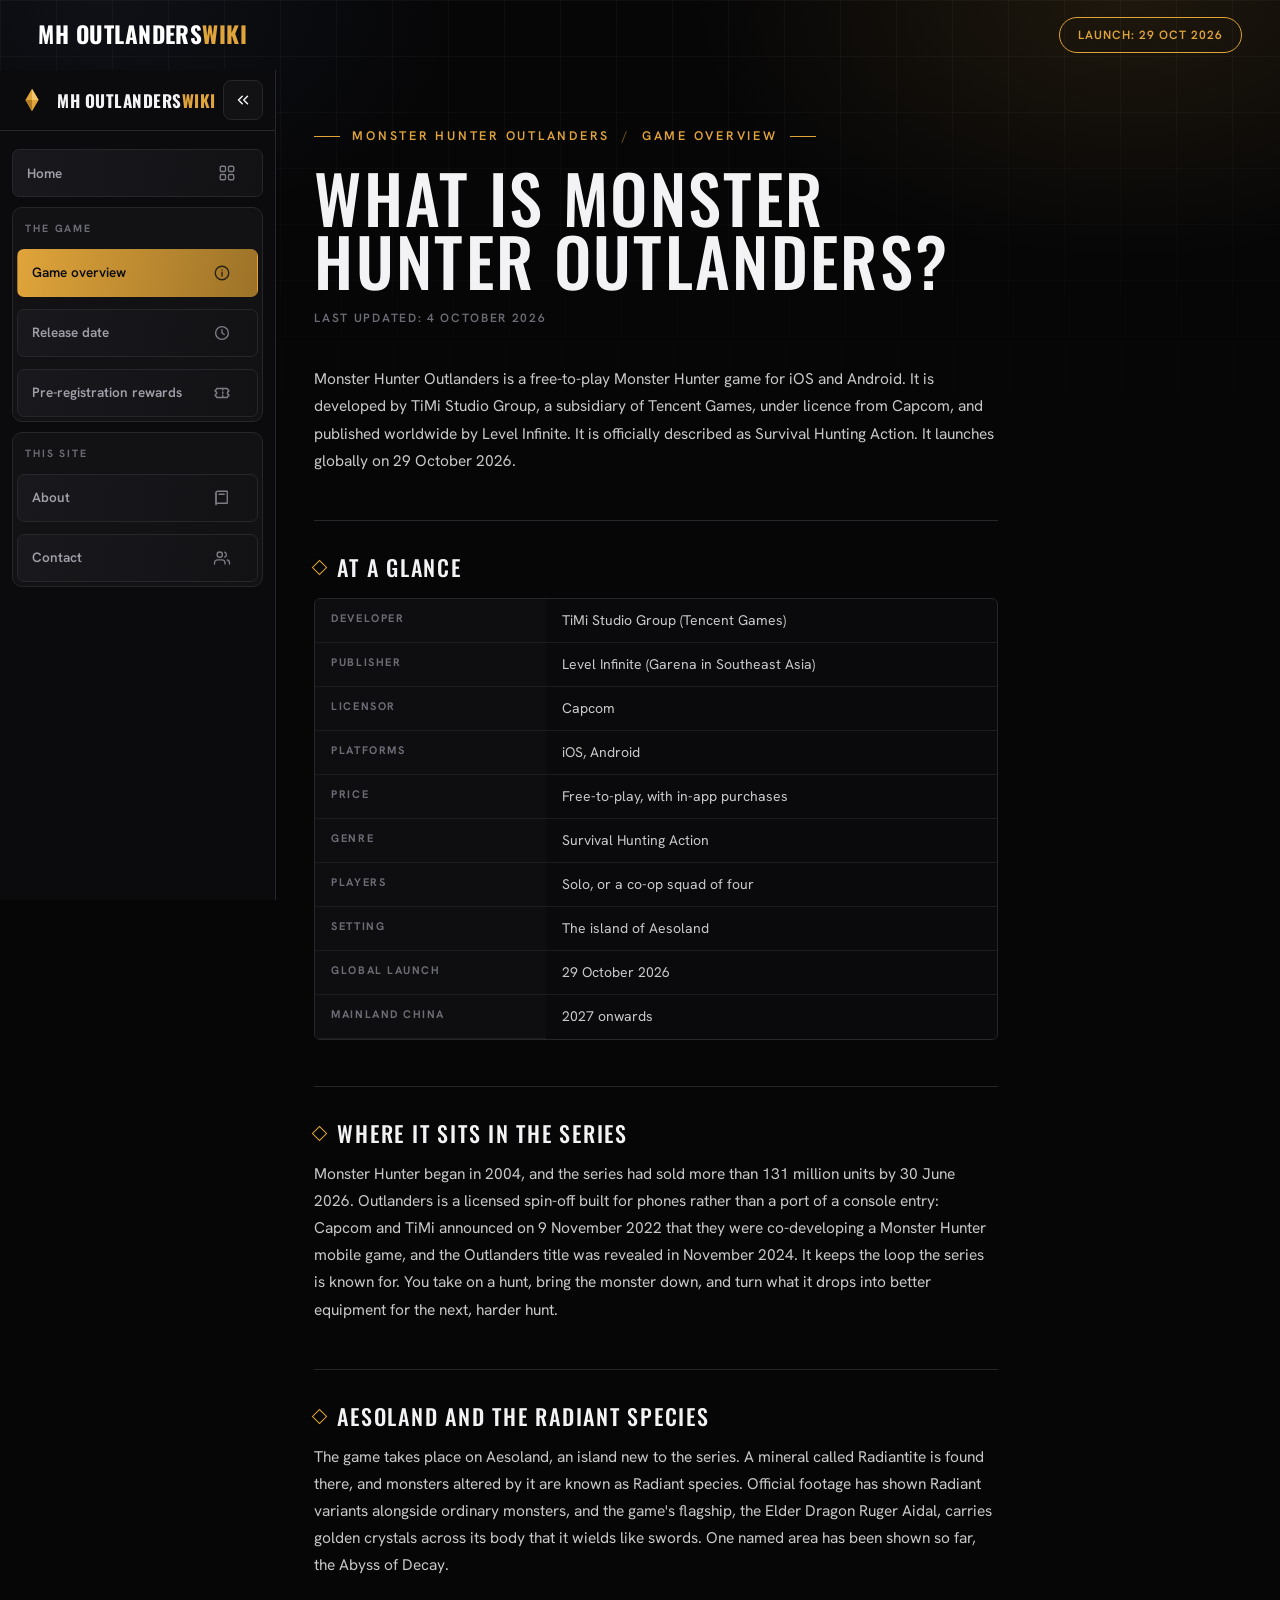
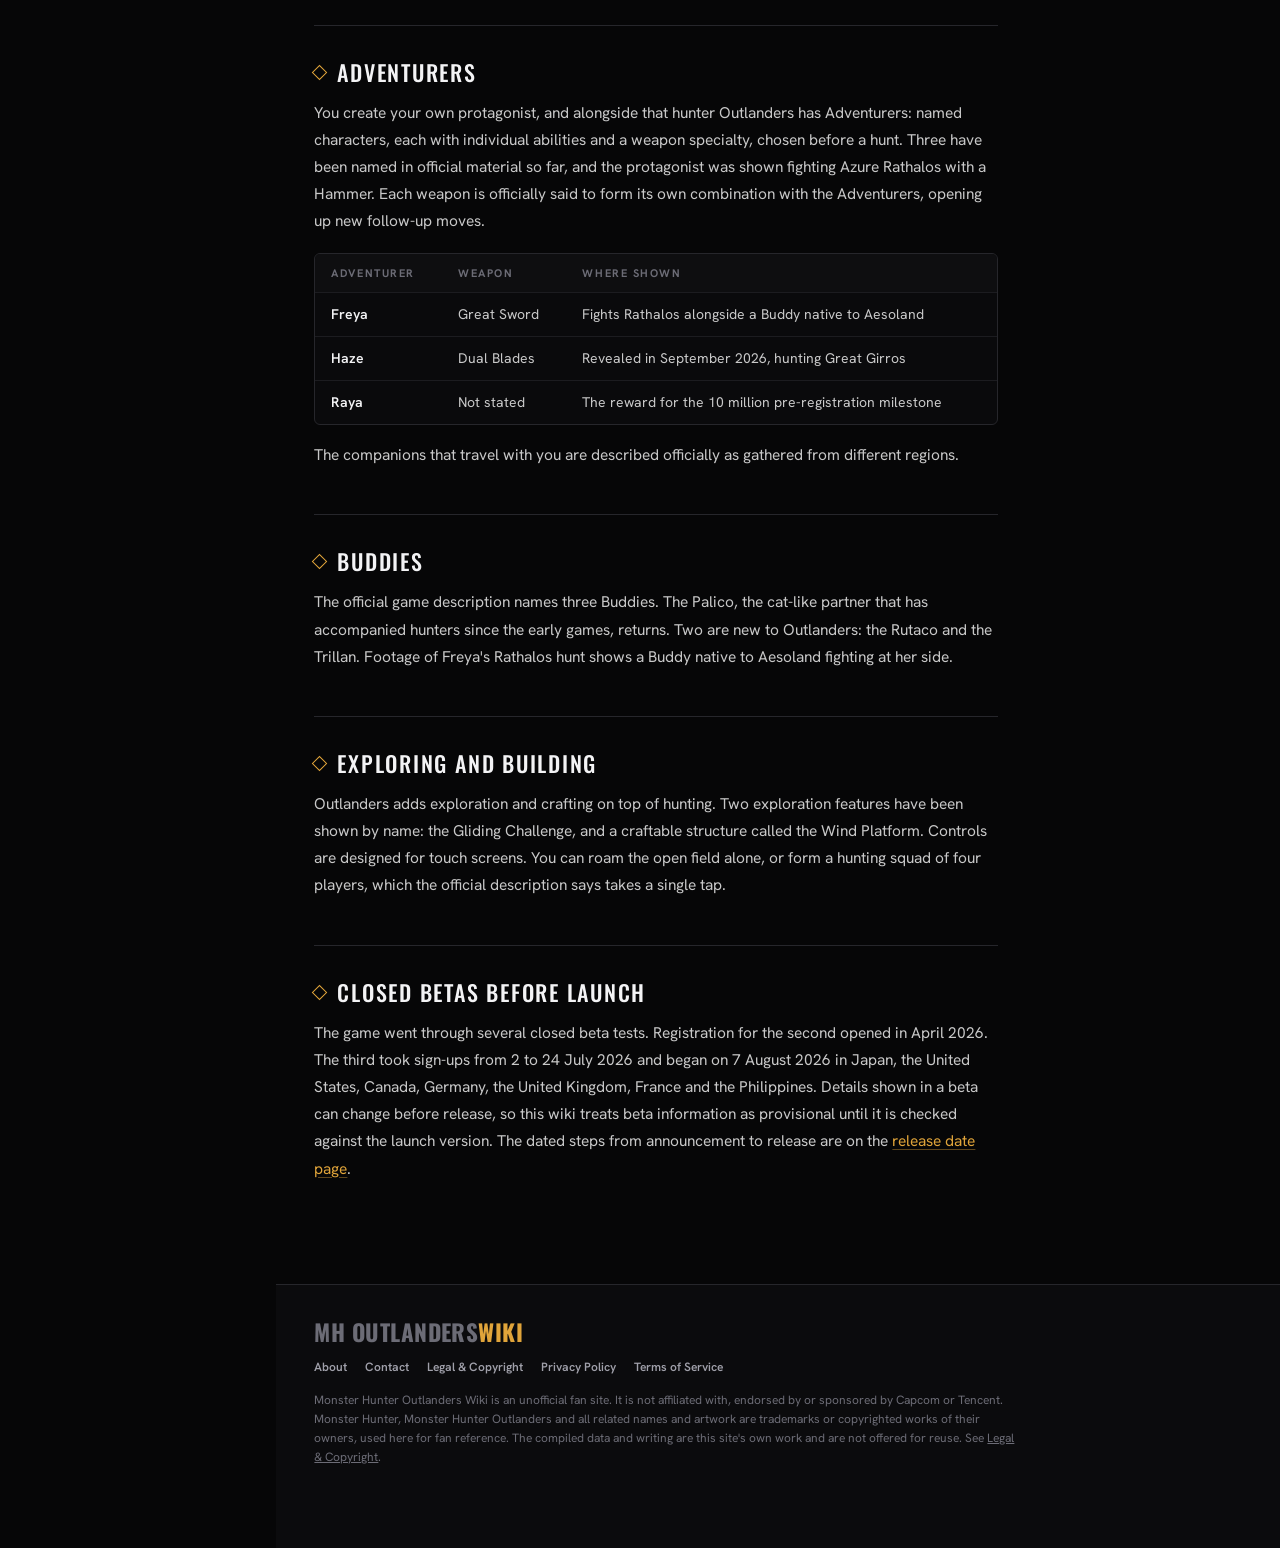
<file: game/index.html>
<!DOCTYPE html><html lang="en" data-ui="v2" data-site="" data-nav="side"><head><meta charset="utf-8"><meta name="viewport" content="width=device-width, initial-scale=1"><script async src="https://www.googletagmanager.com/gtag/js?id=G-DEPGDXVW35"></script><script>(function(){const GA4_ID = "G-DEPGDXVW35";

      window.dataLayer = window.dataLayer || [];
      function gtag() {
        dataLayer.push(arguments);
      }
      gtag("js", new Date());
      gtag("config", GA4_ID);
    })();</script><title>What Is Monster Hunter Outlanders? Game Overview, Adventurers &amp; Buddies | MHO Wiki</title><meta name="description" content="Monster Hunter Outlanders explained: who makes it, the island of Aesoland, Radiant species, Adventurers, Buddies, four-player co-op and how it fits the Monster Hunter series."><meta name="robots" content="index, follow, max-image-preview:large, max-snippet:-1, max-video-preview:-1"><link rel="canonical" href="https://monster-hunter-outlanders.wiki/game/"><meta property="og:site_name" content="Monster Hunter Outlanders Wiki"><meta property="og:title" content="What Is Monster Hunter Outlanders? Game Overview, Adventurers &amp; Buddies"><meta property="og:description" content="Monster Hunter Outlanders explained: who makes it, the island of Aesoland, Radiant species, Adventurers, Buddies, four-player co-op and how it fits the Monster Hunter series."><meta property="og:type" content="article"><meta property="og:url" content="https://monster-hunter-outlanders.wiki/game/"><meta property="og:image" content="https://monster-hunter-outlanders.wiki/og/default.png"><meta property="og:image:alt" content="What Is Monster Hunter Outlanders? Game Overview, Adventurers &amp; Buddies"><meta property="og:locale" content="en_US"><meta property="article:modified_time" content="2026-10-04"><meta name="twitter:card" content="summary_large_image"><meta name="twitter:title" content="What Is Monster Hunter Outlanders? Game Overview, Adventurers &amp; Buddies"><meta name="twitter:description" content="Monster Hunter Outlanders explained: who makes it, the island of Aesoland, Radiant species, Adventurers, Buddies, four-player co-op and how it fits the Monster Hunter series."><meta name="twitter:image" content="https://monster-hunter-outlanders.wiki/og/default.png"><meta name="theme-color" content="#060607"><script async src="https://pagead2.googlesyndication.com/pagead/js/adsbygoogle.js?client=ca-pub-2051897804523400" crossorigin="anonymous"></script><link rel="preconnect" href="https://fonts.googleapis.com"><link rel="preconnect" href="https://fonts.gstatic.com" crossorigin><link rel="dns-prefetch" href="https://pagead2.googlesyndication.com"><link rel="dns-prefetch" href="https://www.googletagmanager.com"><link rel="icon" href="/favicon.ico" sizes="48x48"><link rel="icon" href="/favicon.svg" type="image/svg+xml"><link rel="apple-touch-icon" href="/apple-touch-icon.png"><link rel="sitemap" type="application/xml" href="/sitemap-index.xml"><script type="application/ld+json">{"@context":"https://schema.org","@graph":[{"@type":"Organization","@id":"https://monster-hunter-outlanders.wiki/#org","name":"Monster Hunter Outlanders Wiki","url":"https://monster-hunter-outlanders.wiki/","logo":"https://monster-hunter-outlanders.wiki/og/default.png","description":"Unofficial Monster Hunter Outlanders wiki: weapons, monsters, release date, pre-registration rewards and guides, compiled from official information and the game's own data."},{"@type":"WebSite","@id":"https://monster-hunter-outlanders.wiki/#website","url":"https://monster-hunter-outlanders.wiki/","name":"Monster Hunter Outlanders Wiki","description":"Unofficial Monster Hunter Outlanders wiki: weapons, monsters, release date, pre-registration rewards and guides, compiled from official information and the game's own data.","publisher":{"@id":"https://monster-hunter-outlanders.wiki/#org"},"inLanguage":"en-US"}]}</script><script type="application/ld+json">{"@context":"https://schema.org","@type":"BreadcrumbList","itemListElement":[{"@type":"ListItem","position":1,"name":"Home","item":"https://monster-hunter-outlanders.wiki/"},{"@type":"ListItem","position":2,"name":"Game overview","item":"https://monster-hunter-outlanders.wiki/game/"}]}</script><script type="application/ld+json">{"@context":"https://schema.org","@type":"Article","headline":"What Is Monster Hunter Outlanders? Game Overview, Adventurers & Buddies","description":"Monster Hunter Outlanders explained: who makes it, the island of Aesoland, Radiant species, Adventurers, Buddies, four-player co-op and how it fits the Monster Hunter series.","mainEntityOfPage":"https://monster-hunter-outlanders.wiki/game/","image":"https://monster-hunter-outlanders.wiki/og/default.png","datePublished":"2026-10-04","dateModified":"2026-10-04","author":{"@type":"Organization","name":"Monster Hunter Outlanders Wiki","url":"https://monster-hunter-outlanders.wiki/about/"},"publisher":{"@id":"https://monster-hunter-outlanders.wiki/#org"}}</script><link rel="stylesheet" href="https://fonts.googleapis.com/css2?family=Oswald:wght@300;400;500;600;700&display=swap"><link rel="stylesheet" href="/_astro/Layout.DEGjhXkC.css"></head><body><div class="sp-glow" aria-hidden="true"></div><header class="lp-head lp-head--legacy" id="lp-head"><button class="sn-btn" type="button" aria-label="Open menu" data-sn-open><svg viewBox="0 0 24 24" fill="none" stroke="currentColor" stroke-width="2" stroke-linecap="round"><path d="M4 7h16M4 12h16M4 17h16"></path></svg></button><a class="lp-logo" href="/">MH OUTLANDERS<span>WIKI</span></a><a class="lp-head__cta" href="/release-date/">Launch: 29 Oct 2026</a></header><script>
  (function () {
    var head = document.getElementById("lp-head");
    if (!head) return;
    function onScroll() {
      head.classList.toggle("is-solid", window.scrollY > 40);
    }
    window.addEventListener("scroll", onScroll, { passive: true });
    onScroll();
  })();
</script><script>
  (function () {
    try {
      if (localStorage.getItem("sn-mini") === "1") document.documentElement.classList.add("sn-mini");
    } catch (e) {}
  })();
</script><aside class="sn" id="sn" aria-label="Monster Hunter Outlanders Wiki sections"><div class="sn__bar"><a class="sn__home" href="/" title="Monster Hunter Outlanders Wiki home"><img src="/favicon.svg" alt="" width="30" height="30"><span>MH OUTLANDERS<b>WIKI</b></span></a><button class="sn__fold" type="button" aria-label="Collapse or expand the menu" title="Collapse / expand" data-sn-fold><svg viewBox="0 0 24 24" width="18" height="18" fill="none" stroke="currentColor" stroke-width="2" stroke-linecap="round" stroke-linejoin="round"><path d="M11 17l-5-5 5-5M18 17l-5-5 5-5"></path></svg></button><button class="sn__close" type="button" aria-label="Close menu" data-sn-close><svg viewBox="0 0 24 24" width="20" height="20" fill="none" stroke="currentColor" stroke-width="2"><path d="M6 6l12 12M18 6 6 18"></path></svg></button></div><div class="sn__panel"><a class="sn__a" href="/" data-label="Home" title="Home"><i><svg viewBox="0 0 24 24" fill="none" stroke="currentColor" stroke-width="1.8" stroke-linecap="round" stroke-linejoin="round" aria-hidden="true"><rect x="3" y="3" width="7" height="7" rx="1.5"/><rect x="14" y="3" width="7" height="7" rx="1.5"/><rect x="3" y="14" width="7" height="7" rx="1.5"/><rect x="14" y="14" width="7" height="7" rx="1.5"/></svg></i><span class="sn__l">Home</span></a><section class="sn__grp"><p class="sn__h">The game</p><div class="sn__list"><a class="sn__a is-cur" href="/game/" data-label="Game overview" title="Game overview"><i><svg viewBox="0 0 24 24" fill="none" stroke="currentColor" stroke-width="1.8" stroke-linecap="round" stroke-linejoin="round" aria-hidden="true"><circle cx="12" cy="12" r="9"/><path d="M12 11v5M12 8h.01"/></svg></i><span class="sn__l">Game overview</span></a><a class="sn__a" href="/release-date/" data-label="Release date" title="Release date"><i><svg viewBox="0 0 24 24" fill="none" stroke="currentColor" stroke-width="1.8" stroke-linecap="round" stroke-linejoin="round" aria-hidden="true"><circle cx="12" cy="12" r="8.5"/><path d="M12 7.5V12l3 2"/></svg></i><span class="sn__l">Release date</span></a><a class="sn__a" href="/pre-registration/" data-label="Pre-registration rewards" title="Pre-registration rewards"><i><svg viewBox="0 0 24 24" fill="none" stroke="currentColor" stroke-width="1.8" stroke-linecap="round" stroke-linejoin="round" aria-hidden="true"><path d="M3 8a2 2 0 0 0 2-2h14a2 2 0 0 0 2 2v2a2 2 0 0 0 0 4v2a2 2 0 0 0-2 2H5a2 2 0 0 0-2-2v-2a2 2 0 0 0 0-4z"/><path d="M13 6v12" stroke-dasharray="2 2.5"/></svg></i><span class="sn__l">Pre-registration rewards</span></a></div></section><section class="sn__grp"><p class="sn__h">This site</p><div class="sn__list"><a class="sn__a" href="/about/" data-label="About" title="About"><i><svg viewBox="0 0 24 24" fill="none" stroke="currentColor" stroke-width="1.8" stroke-linecap="round" stroke-linejoin="round" aria-hidden="true"><path d="M4 5a2 2 0 0 1 2-2h13v16H6a2 2 0 0 0-2 2z"/><path d="M4 19V5M8 7h7"/></svg></i><span class="sn__l">About</span></a><a class="sn__a" href="/contact/" data-label="Contact" title="Contact"><i><svg viewBox="0 0 24 24" fill="none" stroke="currentColor" stroke-width="1.8" stroke-linecap="round" stroke-linejoin="round" aria-hidden="true"><path d="M16 20v-1.5a4 4 0 0 0-4-4H6a4 4 0 0 0-4 4V20"/><circle cx="9" cy="7.5" r="3.5"/><path d="M22 20v-1.5a4 4 0 0 0-3-3.85M15.5 4.2a3.5 3.5 0 0 1 0 6.6"/></svg></i><span class="sn__l">Contact</span></a></div></section></div></aside><div class="sn-scrim" data-sn-close></div><script>
  (function () {
    var root = document.documentElement;
    function setOpen(on) {
      root.classList.toggle("sn-open", on);
    }
    document.addEventListener("click", function (e) {
      var t = e.target;
      if (!(t instanceof Element)) return;
      if (t.closest("[data-sn-fold]")) {
        var m = !root.classList.contains("sn-mini");
        root.classList.toggle("sn-mini", m);
        try {
          localStorage.setItem("sn-mini", m ? "1" : "0");
        } catch (err) {}
        return;
      }
      if (t.closest("[data-sn-open]")) setOpen(!root.classList.contains("sn-open"));
      else if (t.closest("[data-sn-close]")) setOpen(false);
    });
    document.addEventListener("keydown", function (e) {
      if (e.key === "Escape") setOpen(false);
    });
  })();
</script><main class="v2-main"><p class="v2-eyebrow"><span>Monster Hunter Outlanders<i>/</i>Game overview</span></p><article class="prose"><h1>What Is Monster Hunter Outlanders?</h1><p class="updated">Last updated: 4 October 2026</p><p>Monster Hunter Outlanders is a free-to-play Monster Hunter game for iOS and Android. It is developed by TiMi Studio Group, a subsidiary of Tencent Games, under licence from Capcom, and published worldwide by Level Infinite. It is officially described as Survival Hunting Action. It launches globally on 29 October 2026.</p><h2>At a glance</h2><div class="table-wrap"><table><tbody><tr><th>Developer</th><td>TiMi Studio Group (Tencent Games)</td></tr><tr><th>Publisher</th><td>Level Infinite (Garena in Southeast Asia)</td></tr><tr><th>Licensor</th><td>Capcom</td></tr><tr><th>Platforms</th><td>iOS, Android</td></tr><tr><th>Price</th><td>Free-to-play, with in-app purchases</td></tr><tr><th>Genre</th><td>Survival Hunting Action</td></tr><tr><th>Players</th><td>Solo, or a co-op squad of four</td></tr><tr><th>Setting</th><td>The island of Aesoland</td></tr><tr><th>Global launch</th><td>29 October 2026</td></tr><tr><th>Mainland China</th><td>2027 onwards</td></tr></tbody></table></div><h2>Where it sits in the series</h2><p>Monster Hunter began in 2004, and the series had sold more than 131 million units by 30 June 2026. Outlanders is a licensed spin-off built for phones rather than a port of a console entry: Capcom and TiMi announced on 9 November 2022 that they were co-developing a Monster Hunter mobile game, and the Outlanders title was revealed in November 2024. It keeps the loop the series is known for. You take on a hunt, bring the monster down, and turn what it drops into better equipment for the next, harder hunt.</p><h2>Aesoland and the Radiant species</h2><p>The game takes place on Aesoland, an island new to the series. A mineral called Radiantite is found there, and monsters altered by it are known as Radiant species. Official footage has shown Radiant variants alongside ordinary monsters, and the game's flagship, the Elder Dragon Ruger Aidal, carries golden crystals across its body that it wields like swords. One named area has been shown so far, the Abyss of Decay.</p><h2>Adventurers</h2><p>You create your own protagonist, and alongside that hunter Outlanders has Adventurers: named characters, each with individual abilities and a weapon specialty, chosen before a hunt. Three have been named in official material so far, and the protagonist was shown fighting Azure Rathalos with a Hammer. Each weapon is officially said to form its own combination with the Adventurers, opening up new follow-up moves.</p><div class="table-wrap"><table><thead><tr><th>Adventurer</th><th>Weapon</th><th>Where shown</th></tr></thead><tbody><tr><td>Freya</td><td>Great Sword</td><td>Fights Rathalos alongside a Buddy native to Aesoland</td></tr><tr><td>Haze</td><td>Dual Blades</td><td>Revealed in September 2026, hunting Great Girros</td></tr><tr><td>Raya</td><td>Not stated</td><td>The reward for the 10 million pre-registration milestone</td></tr></tbody></table></div><p>The companions that travel with you are described officially as gathered from different regions.</p><h2>Buddies</h2><p>The official game description names three Buddies. The Palico, the cat-like partner that has accompanied hunters since the early games, returns. Two are new to Outlanders: the Rutaco and the Trillan. Footage of Freya's Rathalos hunt shows a Buddy native to Aesoland fighting at her side.</p><h2>Exploring and building</h2><p>Outlanders adds exploration and crafting on top of hunting. Two exploration features have been shown by name: the Gliding Challenge, and a craftable structure called the Wind Platform. Controls are designed for touch screens. You can roam the open field alone, or form a hunting squad of four players, which the official description says takes a single tap.</p><h2>Closed betas before launch</h2><p>The game went through several closed beta tests. Registration for the second opened in April 2026. The third took sign-ups from 2 to 24 July 2026 and began on 7 August 2026 in Japan, the United States, Canada, Germany, the United Kingdom, France and the Philippines. Details shown in a beta can change before release, so this wiki treats beta information as provisional until it is checked against the launch version. The dated steps from announcement to release are on the <a href="/release-date/">release date page</a>.</p></article></main><footer class="lp-foot"><div class="lp-foot__inner"><a class="lp-logo" href="/">MH OUTLANDERS<span>WIKI</span></a><nav><a href="/about/">About</a><a href="/contact/">Contact</a><a href="/legal/">Legal &amp; Copyright</a><a href="/privacy-policy/">Privacy Policy</a><a href="/terms-of-service/">Terms of Service</a></nav><p>Monster Hunter Outlanders Wiki is an unofficial fan site. It is not affiliated with, endorsed by or sponsored by Capcom or Tencent. Monster Hunter, Monster Hunter Outlanders and all related names and artwork are trademarks or copyrighted works of their owners, used here for fan reference. The compiled data and writing are this site&#39;s own work and are not offered for reuse. See <a href="/legal/">Legal &amp; Copyright</a>.</p></div></footer></body></html>
</file>
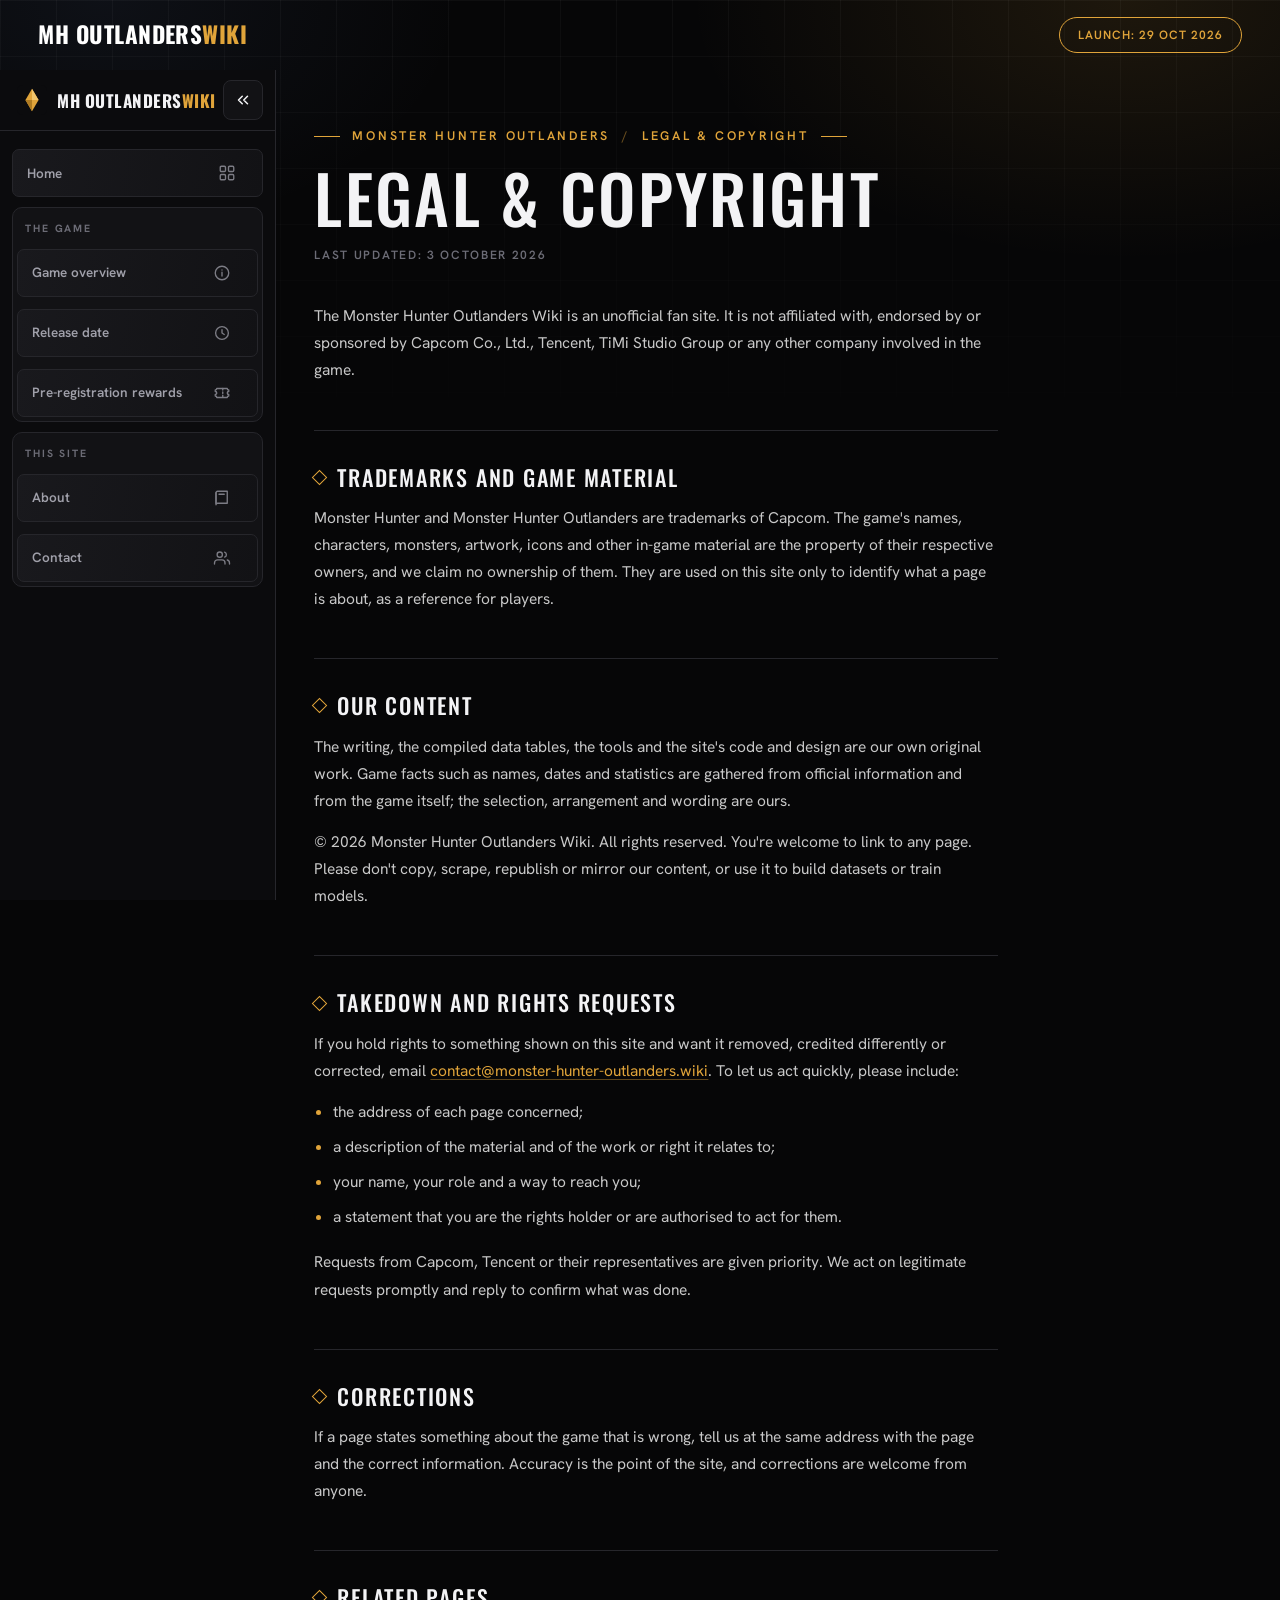
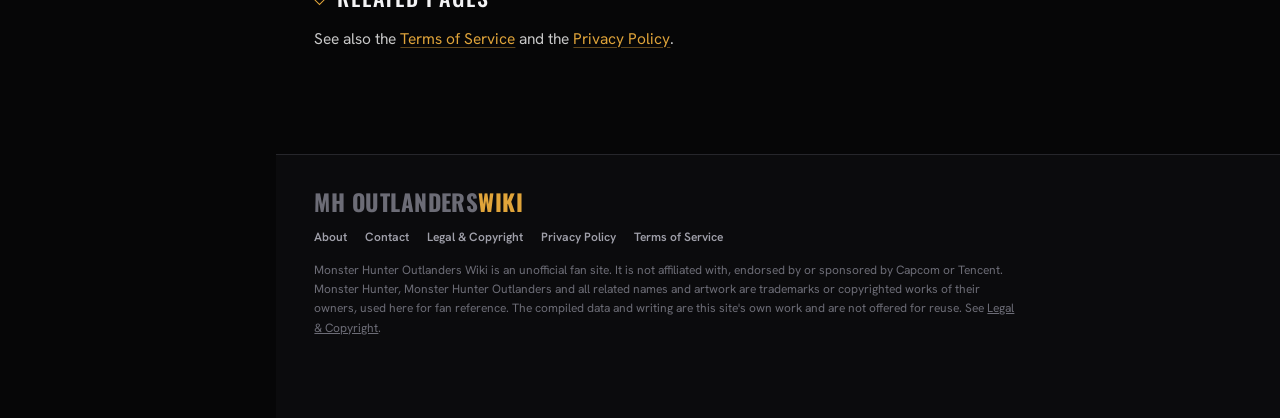
<file: legal/index.html>
<!DOCTYPE html><html lang="en" data-ui="v2" data-site="" data-nav="side"><head><meta charset="utf-8"><meta name="viewport" content="width=device-width, initial-scale=1"><script async src="https://www.googletagmanager.com/gtag/js?id=G-DEPGDXVW35"></script><script>(function(){const GA4_ID = "G-DEPGDXVW35";

      window.dataLayer = window.dataLayer || [];
      function gtag() {
        dataLayer.push(arguments);
      }
      gtag("js", new Date());
      gtag("config", GA4_ID);
    })();</script><title>Legal &amp; Copyright | MHO Wiki</title><meta name="description" content="Copyright, trademarks and takedown requests on the Monster Hunter Outlanders Wiki: what is our own work, what belongs to Capcom and Tencent, and how to reach us about rights."><meta name="robots" content="index, follow, max-image-preview:large, max-snippet:-1, max-video-preview:-1"><link rel="canonical" href="https://monster-hunter-outlanders.wiki/legal/"><meta property="og:site_name" content="Monster Hunter Outlanders Wiki"><meta property="og:title" content="Legal &amp; Copyright"><meta property="og:description" content="Copyright, trademarks and takedown requests on the Monster Hunter Outlanders Wiki: what is our own work, what belongs to Capcom and Tencent, and how to reach us about rights."><meta property="og:type" content="website"><meta property="og:url" content="https://monster-hunter-outlanders.wiki/legal/"><meta property="og:image" content="https://monster-hunter-outlanders.wiki/og/default.png"><meta property="og:image:alt" content="Legal &amp; Copyright"><meta property="og:locale" content="en_US"><meta name="twitter:card" content="summary_large_image"><meta name="twitter:title" content="Legal &amp; Copyright"><meta name="twitter:description" content="Copyright, trademarks and takedown requests on the Monster Hunter Outlanders Wiki: what is our own work, what belongs to Capcom and Tencent, and how to reach us about rights."><meta name="twitter:image" content="https://monster-hunter-outlanders.wiki/og/default.png"><meta name="theme-color" content="#060607"><script async src="https://pagead2.googlesyndication.com/pagead/js/adsbygoogle.js?client=ca-pub-2051897804523400" crossorigin="anonymous"></script><link rel="preconnect" href="https://fonts.googleapis.com"><link rel="preconnect" href="https://fonts.gstatic.com" crossorigin><link rel="dns-prefetch" href="https://pagead2.googlesyndication.com"><link rel="dns-prefetch" href="https://www.googletagmanager.com"><link rel="icon" href="/favicon.ico" sizes="48x48"><link rel="icon" href="/favicon.svg" type="image/svg+xml"><link rel="apple-touch-icon" href="/apple-touch-icon.png"><link rel="sitemap" type="application/xml" href="/sitemap-index.xml"><script type="application/ld+json">{"@context":"https://schema.org","@graph":[{"@type":"Organization","@id":"https://monster-hunter-outlanders.wiki/#org","name":"Monster Hunter Outlanders Wiki","url":"https://monster-hunter-outlanders.wiki/","logo":"https://monster-hunter-outlanders.wiki/og/default.png","description":"Unofficial Monster Hunter Outlanders wiki: weapons, monsters, release date, pre-registration rewards and guides, compiled from official information and the game's own data."},{"@type":"WebSite","@id":"https://monster-hunter-outlanders.wiki/#website","url":"https://monster-hunter-outlanders.wiki/","name":"Monster Hunter Outlanders Wiki","description":"Unofficial Monster Hunter Outlanders wiki: weapons, monsters, release date, pre-registration rewards and guides, compiled from official information and the game's own data.","publisher":{"@id":"https://monster-hunter-outlanders.wiki/#org"},"inLanguage":"en-US"}]}</script><script type="application/ld+json">{"@context":"https://schema.org","@type":"BreadcrumbList","itemListElement":[{"@type":"ListItem","position":1,"name":"Home","item":"https://monster-hunter-outlanders.wiki/"},{"@type":"ListItem","position":2,"name":"Legal & Copyright","item":"https://monster-hunter-outlanders.wiki/legal/"}]}</script><link rel="stylesheet" href="https://fonts.googleapis.com/css2?family=Oswald:wght@300;400;500;600;700&display=swap"><link rel="stylesheet" href="/_astro/Layout.DEGjhXkC.css"></head><body><div class="sp-glow" aria-hidden="true"></div><header class="lp-head lp-head--legacy" id="lp-head"><button class="sn-btn" type="button" aria-label="Open menu" data-sn-open><svg viewBox="0 0 24 24" fill="none" stroke="currentColor" stroke-width="2" stroke-linecap="round"><path d="M4 7h16M4 12h16M4 17h16"></path></svg></button><a class="lp-logo" href="/">MH OUTLANDERS<span>WIKI</span></a><a class="lp-head__cta" href="/release-date/">Launch: 29 Oct 2026</a></header><script>
  (function () {
    var head = document.getElementById("lp-head");
    if (!head) return;
    function onScroll() {
      head.classList.toggle("is-solid", window.scrollY > 40);
    }
    window.addEventListener("scroll", onScroll, { passive: true });
    onScroll();
  })();
</script><script>
  (function () {
    try {
      if (localStorage.getItem("sn-mini") === "1") document.documentElement.classList.add("sn-mini");
    } catch (e) {}
  })();
</script><aside class="sn" id="sn" aria-label="Monster Hunter Outlanders Wiki sections"><div class="sn__bar"><a class="sn__home" href="/" title="Monster Hunter Outlanders Wiki home"><img src="/favicon.svg" alt="" width="30" height="30"><span>MH OUTLANDERS<b>WIKI</b></span></a><button class="sn__fold" type="button" aria-label="Collapse or expand the menu" title="Collapse / expand" data-sn-fold><svg viewBox="0 0 24 24" width="18" height="18" fill="none" stroke="currentColor" stroke-width="2" stroke-linecap="round" stroke-linejoin="round"><path d="M11 17l-5-5 5-5M18 17l-5-5 5-5"></path></svg></button><button class="sn__close" type="button" aria-label="Close menu" data-sn-close><svg viewBox="0 0 24 24" width="20" height="20" fill="none" stroke="currentColor" stroke-width="2"><path d="M6 6l12 12M18 6 6 18"></path></svg></button></div><div class="sn__panel"><a class="sn__a" href="/" data-label="Home" title="Home"><i><svg viewBox="0 0 24 24" fill="none" stroke="currentColor" stroke-width="1.8" stroke-linecap="round" stroke-linejoin="round" aria-hidden="true"><rect x="3" y="3" width="7" height="7" rx="1.5"/><rect x="14" y="3" width="7" height="7" rx="1.5"/><rect x="3" y="14" width="7" height="7" rx="1.5"/><rect x="14" y="14" width="7" height="7" rx="1.5"/></svg></i><span class="sn__l">Home</span></a><section class="sn__grp"><p class="sn__h">The game</p><div class="sn__list"><a class="sn__a" href="/game/" data-label="Game overview" title="Game overview"><i><svg viewBox="0 0 24 24" fill="none" stroke="currentColor" stroke-width="1.8" stroke-linecap="round" stroke-linejoin="round" aria-hidden="true"><circle cx="12" cy="12" r="9"/><path d="M12 11v5M12 8h.01"/></svg></i><span class="sn__l">Game overview</span></a><a class="sn__a" href="/release-date/" data-label="Release date" title="Release date"><i><svg viewBox="0 0 24 24" fill="none" stroke="currentColor" stroke-width="1.8" stroke-linecap="round" stroke-linejoin="round" aria-hidden="true"><circle cx="12" cy="12" r="8.5"/><path d="M12 7.5V12l3 2"/></svg></i><span class="sn__l">Release date</span></a><a class="sn__a" href="/pre-registration/" data-label="Pre-registration rewards" title="Pre-registration rewards"><i><svg viewBox="0 0 24 24" fill="none" stroke="currentColor" stroke-width="1.8" stroke-linecap="round" stroke-linejoin="round" aria-hidden="true"><path d="M3 8a2 2 0 0 0 2-2h14a2 2 0 0 0 2 2v2a2 2 0 0 0 0 4v2a2 2 0 0 0-2 2H5a2 2 0 0 0-2-2v-2a2 2 0 0 0 0-4z"/><path d="M13 6v12" stroke-dasharray="2 2.5"/></svg></i><span class="sn__l">Pre-registration rewards</span></a></div></section><section class="sn__grp"><p class="sn__h">This site</p><div class="sn__list"><a class="sn__a" href="/about/" data-label="About" title="About"><i><svg viewBox="0 0 24 24" fill="none" stroke="currentColor" stroke-width="1.8" stroke-linecap="round" stroke-linejoin="round" aria-hidden="true"><path d="M4 5a2 2 0 0 1 2-2h13v16H6a2 2 0 0 0-2 2z"/><path d="M4 19V5M8 7h7"/></svg></i><span class="sn__l">About</span></a><a class="sn__a" href="/contact/" data-label="Contact" title="Contact"><i><svg viewBox="0 0 24 24" fill="none" stroke="currentColor" stroke-width="1.8" stroke-linecap="round" stroke-linejoin="round" aria-hidden="true"><path d="M16 20v-1.5a4 4 0 0 0-4-4H6a4 4 0 0 0-4 4V20"/><circle cx="9" cy="7.5" r="3.5"/><path d="M22 20v-1.5a4 4 0 0 0-3-3.85M15.5 4.2a3.5 3.5 0 0 1 0 6.6"/></svg></i><span class="sn__l">Contact</span></a></div></section></div></aside><div class="sn-scrim" data-sn-close></div><script>
  (function () {
    var root = document.documentElement;
    function setOpen(on) {
      root.classList.toggle("sn-open", on);
    }
    document.addEventListener("click", function (e) {
      var t = e.target;
      if (!(t instanceof Element)) return;
      if (t.closest("[data-sn-fold]")) {
        var m = !root.classList.contains("sn-mini");
        root.classList.toggle("sn-mini", m);
        try {
          localStorage.setItem("sn-mini", m ? "1" : "0");
        } catch (err) {}
        return;
      }
      if (t.closest("[data-sn-open]")) setOpen(!root.classList.contains("sn-open"));
      else if (t.closest("[data-sn-close]")) setOpen(false);
    });
    document.addEventListener("keydown", function (e) {
      if (e.key === "Escape") setOpen(false);
    });
  })();
</script><main class="v2-main"><p class="v2-eyebrow"><span>Monster Hunter Outlanders<i>/</i>Legal &amp; Copyright</span></p><article class="prose"><h1>Legal &amp; Copyright</h1><p class="updated">Last updated: 3 October 2026</p><p>The Monster Hunter Outlanders Wiki is an unofficial fan site. It is not affiliated with, endorsed by or sponsored by Capcom Co., Ltd., Tencent, TiMi Studio Group or any other company involved in the game.</p><h2>Trademarks and game material</h2><p>Monster Hunter and Monster Hunter Outlanders are trademarks of Capcom. The game's names, characters, monsters, artwork, icons and other in-game material are the property of their respective owners, and we claim no ownership of them. They are used on this site only to identify what a page is about, as a reference for players.</p><h2>Our content</h2><p>The writing, the compiled data tables, the tools and the site's code and design are our own original work. Game facts such as names, dates and statistics are gathered from official information and from the game itself; the selection, arrangement and wording are ours.</p><p>&copy; 2026 Monster Hunter Outlanders Wiki. All rights reserved. You're welcome to link to any page. Please don't copy, scrape, republish or mirror our content, or use it to build datasets or train models.</p><h2>Takedown and rights requests</h2><p>If you hold rights to something shown on this site and want it removed, credited differently or corrected, email <a href="mailto:contact@monster-hunter-outlanders.wiki">contact@monster-hunter-outlanders.wiki</a>. To let us act quickly, please include:</p><ul><li>the address of each page concerned;</li><li>a description of the material and of the work or right it relates to;</li><li>your name, your role and a way to reach you;</li><li>a statement that you are the rights holder or are authorised to act for them.</li></ul><p>Requests from Capcom, Tencent or their representatives are given priority. We act on legitimate requests promptly and reply to confirm what was done.</p><h2>Corrections</h2><p>If a page states something about the game that is wrong, tell us at the same address with the page and the correct information. Accuracy is the point of the site, and corrections are welcome from anyone.</p><h2>Related pages</h2><p>See also the <a href="/terms-of-service/">Terms of Service</a> and the <a href="/privacy-policy/">Privacy Policy</a>.</p></article></main><footer class="lp-foot"><div class="lp-foot__inner"><a class="lp-logo" href="/">MH OUTLANDERS<span>WIKI</span></a><nav><a href="/about/">About</a><a href="/contact/">Contact</a><a href="/legal/">Legal &amp; Copyright</a><a href="/privacy-policy/">Privacy Policy</a><a href="/terms-of-service/">Terms of Service</a></nav><p>Monster Hunter Outlanders Wiki is an unofficial fan site. It is not affiliated with, endorsed by or sponsored by Capcom or Tencent. Monster Hunter, Monster Hunter Outlanders and all related names and artwork are trademarks or copyrighted works of their owners, used here for fan reference. The compiled data and writing are this site&#39;s own work and are not offered for reuse. See <a href="/legal/">Legal &amp; Copyright</a>.</p></div></footer></body></html>
</file>
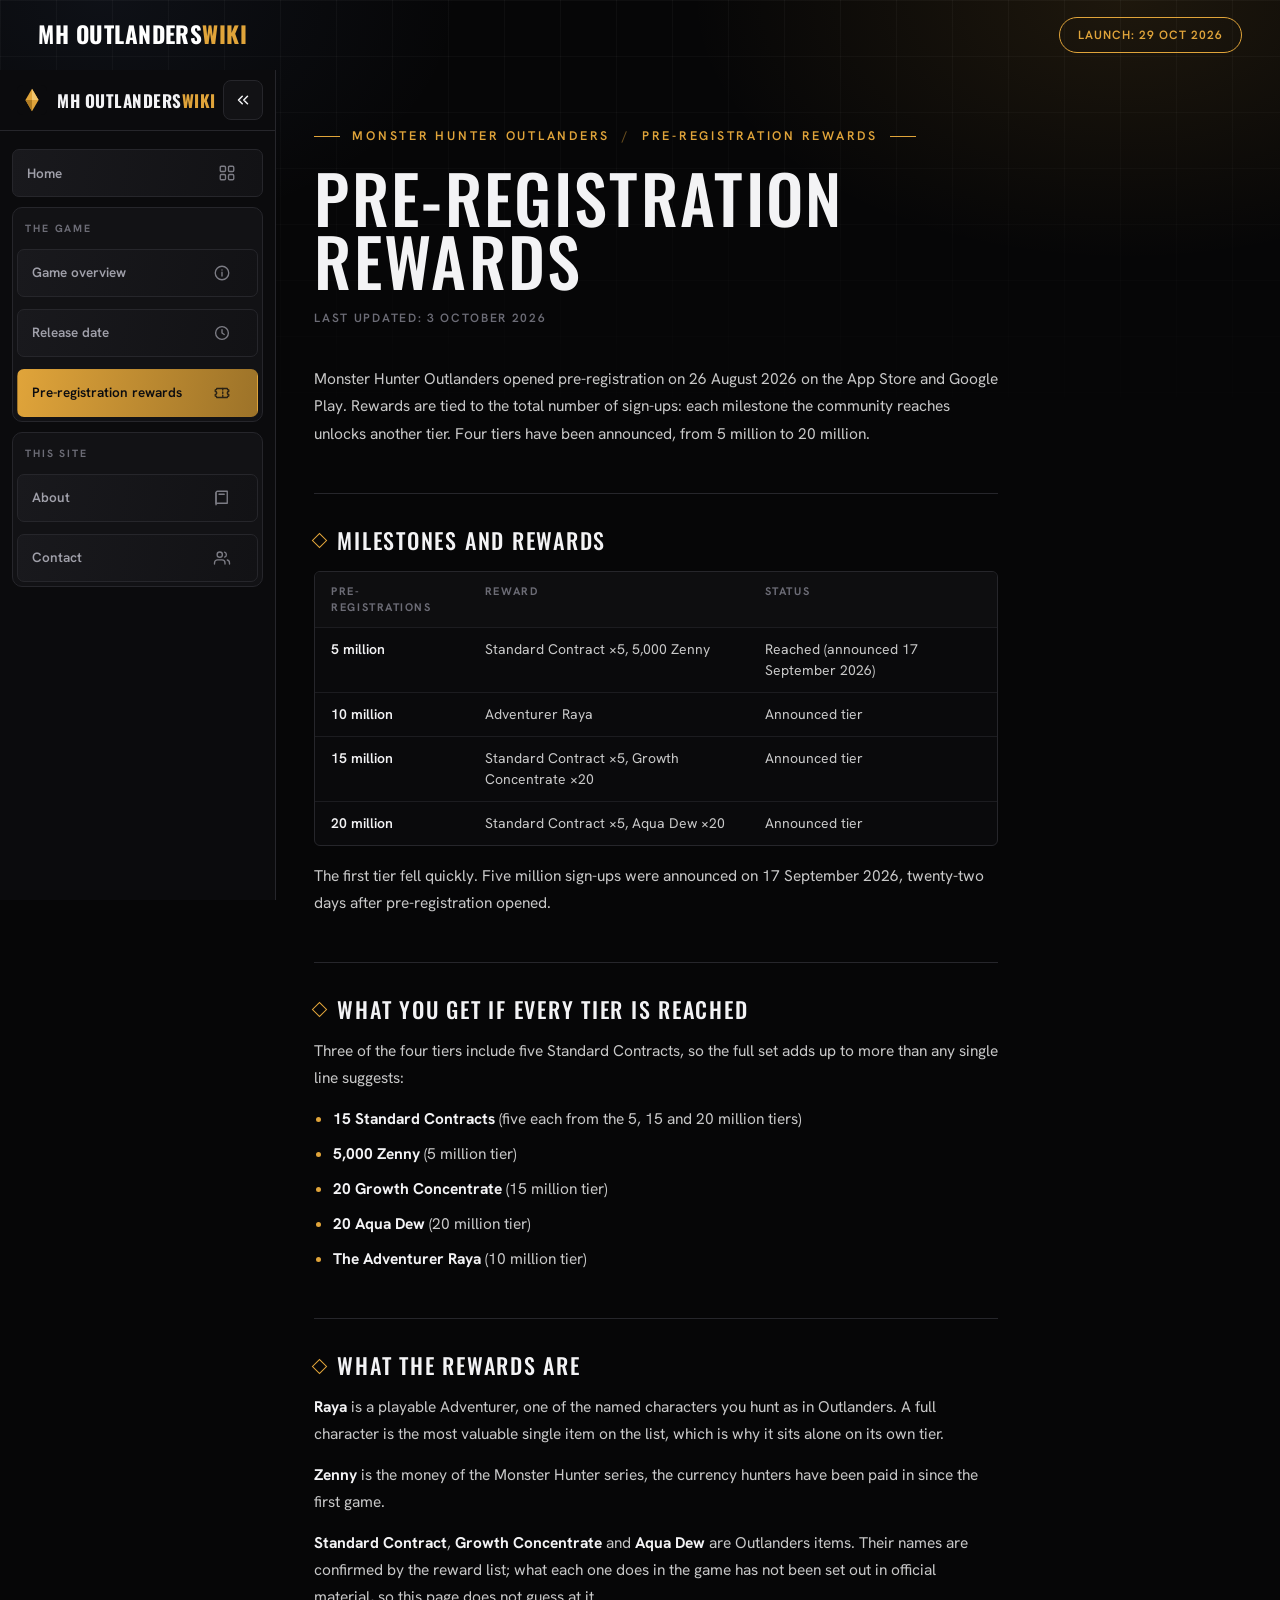
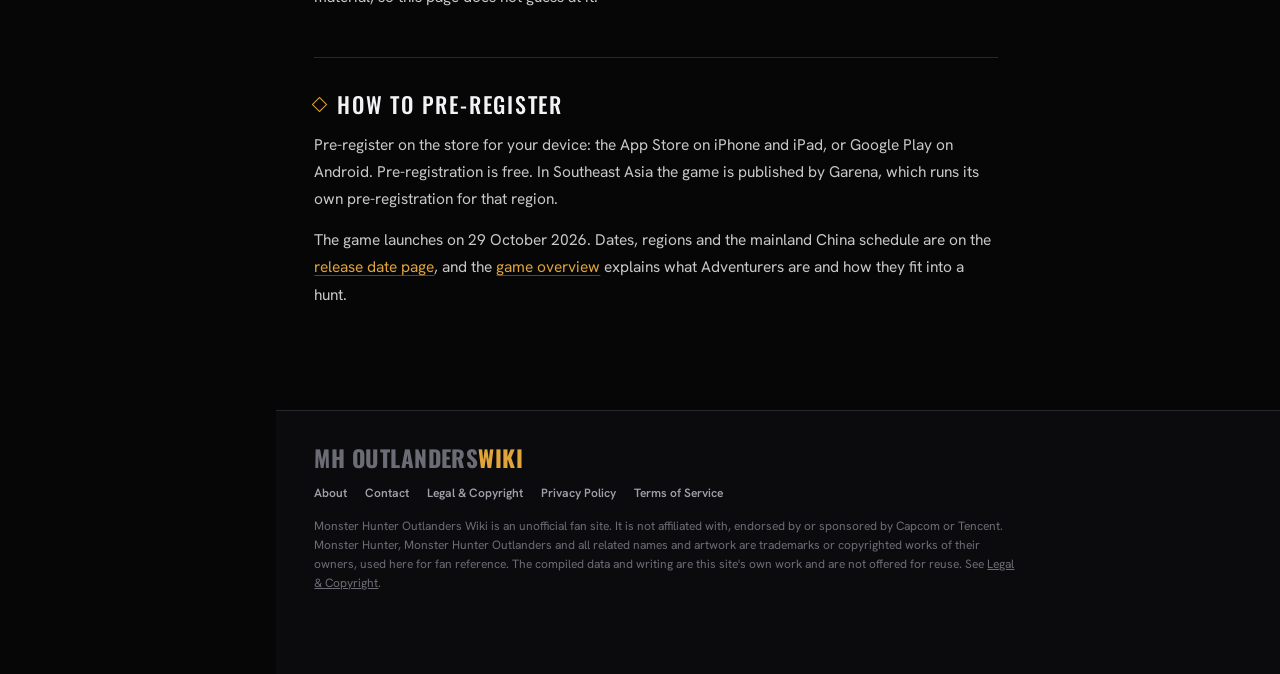
<file: pre-registration/index.html>
<!DOCTYPE html><html lang="en" data-ui="v2" data-site="" data-nav="side"><head><meta charset="utf-8"><meta name="viewport" content="width=device-width, initial-scale=1"><script async src="https://www.googletagmanager.com/gtag/js?id=G-DEPGDXVW35"></script><script>(function(){const GA4_ID = "G-DEPGDXVW35";

      window.dataLayer = window.dataLayer || [];
      function gtag() {
        dataLayer.push(arguments);
      }
      gtag("js", new Date());
      gtag("config", GA4_ID);
    })();</script><title>Monster Hunter Outlanders Pre-Registration Rewards &amp; Milestones (October 2026) | MHO Wiki</title><meta name="description" content="Every Monster Hunter Outlanders pre-registration milestone and its reward: Standard Contracts, Zenny, Growth Concentrate, Aqua Dew and the Adventurer Raya, with the totals if every tier is reached."><meta name="robots" content="index, follow, max-image-preview:large, max-snippet:-1, max-video-preview:-1"><link rel="canonical" href="https://monster-hunter-outlanders.wiki/pre-registration/"><meta property="og:site_name" content="Monster Hunter Outlanders Wiki"><meta property="og:title" content="Monster Hunter Outlanders Pre-Registration Rewards &amp; Milestones (October 2026)"><meta property="og:description" content="Every Monster Hunter Outlanders pre-registration milestone and its reward: Standard Contracts, Zenny, Growth Concentrate, Aqua Dew and the Adventurer Raya, with the totals if every tier is reached."><meta property="og:type" content="article"><meta property="og:url" content="https://monster-hunter-outlanders.wiki/pre-registration/"><meta property="og:image" content="https://monster-hunter-outlanders.wiki/og/default.png"><meta property="og:image:alt" content="Monster Hunter Outlanders Pre-Registration Rewards &amp; Milestones (October 2026)"><meta property="og:locale" content="en_US"><meta property="article:modified_time" content="2026-10-03"><meta name="twitter:card" content="summary_large_image"><meta name="twitter:title" content="Monster Hunter Outlanders Pre-Registration Rewards &amp; Milestones (October 2026)"><meta name="twitter:description" content="Every Monster Hunter Outlanders pre-registration milestone and its reward: Standard Contracts, Zenny, Growth Concentrate, Aqua Dew and the Adventurer Raya, with the totals if every tier is reached."><meta name="twitter:image" content="https://monster-hunter-outlanders.wiki/og/default.png"><meta name="theme-color" content="#060607"><script async src="https://pagead2.googlesyndication.com/pagead/js/adsbygoogle.js?client=ca-pub-2051897804523400" crossorigin="anonymous"></script><link rel="preconnect" href="https://fonts.googleapis.com"><link rel="preconnect" href="https://fonts.gstatic.com" crossorigin><link rel="dns-prefetch" href="https://pagead2.googlesyndication.com"><link rel="dns-prefetch" href="https://www.googletagmanager.com"><link rel="icon" href="/favicon.ico" sizes="48x48"><link rel="icon" href="/favicon.svg" type="image/svg+xml"><link rel="apple-touch-icon" href="/apple-touch-icon.png"><link rel="sitemap" type="application/xml" href="/sitemap-index.xml"><script type="application/ld+json">{"@context":"https://schema.org","@graph":[{"@type":"Organization","@id":"https://monster-hunter-outlanders.wiki/#org","name":"Monster Hunter Outlanders Wiki","url":"https://monster-hunter-outlanders.wiki/","logo":"https://monster-hunter-outlanders.wiki/og/default.png","description":"Unofficial Monster Hunter Outlanders wiki: weapons, monsters, release date, pre-registration rewards and guides, compiled from official information and the game's own data."},{"@type":"WebSite","@id":"https://monster-hunter-outlanders.wiki/#website","url":"https://monster-hunter-outlanders.wiki/","name":"Monster Hunter Outlanders Wiki","description":"Unofficial Monster Hunter Outlanders wiki: weapons, monsters, release date, pre-registration rewards and guides, compiled from official information and the game's own data.","publisher":{"@id":"https://monster-hunter-outlanders.wiki/#org"},"inLanguage":"en-US"}]}</script><script type="application/ld+json">{"@context":"https://schema.org","@type":"BreadcrumbList","itemListElement":[{"@type":"ListItem","position":1,"name":"Home","item":"https://monster-hunter-outlanders.wiki/"},{"@type":"ListItem","position":2,"name":"Pre-registration rewards","item":"https://monster-hunter-outlanders.wiki/pre-registration/"}]}</script><script type="application/ld+json">{"@context":"https://schema.org","@type":"Article","headline":"Monster Hunter Outlanders Pre-Registration Rewards & Milestones (October 2026)","description":"Every Monster Hunter Outlanders pre-registration milestone and its reward: Standard Contracts, Zenny, Growth Concentrate, Aqua Dew and the Adventurer Raya, with the totals if every tier is reached.","mainEntityOfPage":"https://monster-hunter-outlanders.wiki/pre-registration/","image":"https://monster-hunter-outlanders.wiki/og/default.png","datePublished":"2026-10-03","dateModified":"2026-10-03","author":{"@type":"Organization","name":"Monster Hunter Outlanders Wiki","url":"https://monster-hunter-outlanders.wiki/about/"},"publisher":{"@id":"https://monster-hunter-outlanders.wiki/#org"}}</script><link rel="stylesheet" href="https://fonts.googleapis.com/css2?family=Oswald:wght@300;400;500;600;700&display=swap"><link rel="stylesheet" href="/_astro/Layout.DEGjhXkC.css"></head><body><div class="sp-glow" aria-hidden="true"></div><header class="lp-head lp-head--legacy" id="lp-head"><button class="sn-btn" type="button" aria-label="Open menu" data-sn-open><svg viewBox="0 0 24 24" fill="none" stroke="currentColor" stroke-width="2" stroke-linecap="round"><path d="M4 7h16M4 12h16M4 17h16"></path></svg></button><a class="lp-logo" href="/">MH OUTLANDERS<span>WIKI</span></a><a class="lp-head__cta" href="/release-date/">Launch: 29 Oct 2026</a></header><script>
  (function () {
    var head = document.getElementById("lp-head");
    if (!head) return;
    function onScroll() {
      head.classList.toggle("is-solid", window.scrollY > 40);
    }
    window.addEventListener("scroll", onScroll, { passive: true });
    onScroll();
  })();
</script><script>
  (function () {
    try {
      if (localStorage.getItem("sn-mini") === "1") document.documentElement.classList.add("sn-mini");
    } catch (e) {}
  })();
</script><aside class="sn" id="sn" aria-label="Monster Hunter Outlanders Wiki sections"><div class="sn__bar"><a class="sn__home" href="/" title="Monster Hunter Outlanders Wiki home"><img src="/favicon.svg" alt="" width="30" height="30"><span>MH OUTLANDERS<b>WIKI</b></span></a><button class="sn__fold" type="button" aria-label="Collapse or expand the menu" title="Collapse / expand" data-sn-fold><svg viewBox="0 0 24 24" width="18" height="18" fill="none" stroke="currentColor" stroke-width="2" stroke-linecap="round" stroke-linejoin="round"><path d="M11 17l-5-5 5-5M18 17l-5-5 5-5"></path></svg></button><button class="sn__close" type="button" aria-label="Close menu" data-sn-close><svg viewBox="0 0 24 24" width="20" height="20" fill="none" stroke="currentColor" stroke-width="2"><path d="M6 6l12 12M18 6 6 18"></path></svg></button></div><div class="sn__panel"><a class="sn__a" href="/" data-label="Home" title="Home"><i><svg viewBox="0 0 24 24" fill="none" stroke="currentColor" stroke-width="1.8" stroke-linecap="round" stroke-linejoin="round" aria-hidden="true"><rect x="3" y="3" width="7" height="7" rx="1.5"/><rect x="14" y="3" width="7" height="7" rx="1.5"/><rect x="3" y="14" width="7" height="7" rx="1.5"/><rect x="14" y="14" width="7" height="7" rx="1.5"/></svg></i><span class="sn__l">Home</span></a><section class="sn__grp"><p class="sn__h">The game</p><div class="sn__list"><a class="sn__a" href="/game/" data-label="Game overview" title="Game overview"><i><svg viewBox="0 0 24 24" fill="none" stroke="currentColor" stroke-width="1.8" stroke-linecap="round" stroke-linejoin="round" aria-hidden="true"><circle cx="12" cy="12" r="9"/><path d="M12 11v5M12 8h.01"/></svg></i><span class="sn__l">Game overview</span></a><a class="sn__a" href="/release-date/" data-label="Release date" title="Release date"><i><svg viewBox="0 0 24 24" fill="none" stroke="currentColor" stroke-width="1.8" stroke-linecap="round" stroke-linejoin="round" aria-hidden="true"><circle cx="12" cy="12" r="8.5"/><path d="M12 7.5V12l3 2"/></svg></i><span class="sn__l">Release date</span></a><a class="sn__a is-cur" href="/pre-registration/" data-label="Pre-registration rewards" title="Pre-registration rewards"><i><svg viewBox="0 0 24 24" fill="none" stroke="currentColor" stroke-width="1.8" stroke-linecap="round" stroke-linejoin="round" aria-hidden="true"><path d="M3 8a2 2 0 0 0 2-2h14a2 2 0 0 0 2 2v2a2 2 0 0 0 0 4v2a2 2 0 0 0-2 2H5a2 2 0 0 0-2-2v-2a2 2 0 0 0 0-4z"/><path d="M13 6v12" stroke-dasharray="2 2.5"/></svg></i><span class="sn__l">Pre-registration rewards</span></a></div></section><section class="sn__grp"><p class="sn__h">This site</p><div class="sn__list"><a class="sn__a" href="/about/" data-label="About" title="About"><i><svg viewBox="0 0 24 24" fill="none" stroke="currentColor" stroke-width="1.8" stroke-linecap="round" stroke-linejoin="round" aria-hidden="true"><path d="M4 5a2 2 0 0 1 2-2h13v16H6a2 2 0 0 0-2 2z"/><path d="M4 19V5M8 7h7"/></svg></i><span class="sn__l">About</span></a><a class="sn__a" href="/contact/" data-label="Contact" title="Contact"><i><svg viewBox="0 0 24 24" fill="none" stroke="currentColor" stroke-width="1.8" stroke-linecap="round" stroke-linejoin="round" aria-hidden="true"><path d="M16 20v-1.5a4 4 0 0 0-4-4H6a4 4 0 0 0-4 4V20"/><circle cx="9" cy="7.5" r="3.5"/><path d="M22 20v-1.5a4 4 0 0 0-3-3.85M15.5 4.2a3.5 3.5 0 0 1 0 6.6"/></svg></i><span class="sn__l">Contact</span></a></div></section></div></aside><div class="sn-scrim" data-sn-close></div><script>
  (function () {
    var root = document.documentElement;
    function setOpen(on) {
      root.classList.toggle("sn-open", on);
    }
    document.addEventListener("click", function (e) {
      var t = e.target;
      if (!(t instanceof Element)) return;
      if (t.closest("[data-sn-fold]")) {
        var m = !root.classList.contains("sn-mini");
        root.classList.toggle("sn-mini", m);
        try {
          localStorage.setItem("sn-mini", m ? "1" : "0");
        } catch (err) {}
        return;
      }
      if (t.closest("[data-sn-open]")) setOpen(!root.classList.contains("sn-open"));
      else if (t.closest("[data-sn-close]")) setOpen(false);
    });
    document.addEventListener("keydown", function (e) {
      if (e.key === "Escape") setOpen(false);
    });
  })();
</script><main class="v2-main"><p class="v2-eyebrow"><span>Monster Hunter Outlanders<i>/</i>Pre-registration rewards</span></p><article class="prose"><h1>Pre-Registration Rewards</h1><p class="updated">Last updated: 3 October 2026</p><p>Monster Hunter Outlanders opened pre-registration on 26 August 2026 on the App Store and Google Play. Rewards are tied to the total number of sign-ups: each milestone the community reaches unlocks another tier. Four tiers have been announced, from 5 million to 20 million.</p><h2>Milestones and rewards</h2><div class="table-wrap"><table><thead><tr><th>Pre-registrations</th><th>Reward</th><th>Status</th></tr></thead><tbody><tr><td>5 million</td><td>Standard Contract ×5, 5,000 Zenny</td><td>Reached (announced 17 September 2026)</td></tr><tr><td>10 million</td><td>Adventurer Raya</td><td>Announced tier</td></tr><tr><td>15 million</td><td>Standard Contract ×5, Growth Concentrate ×20</td><td>Announced tier</td></tr><tr><td>20 million</td><td>Standard Contract ×5, Aqua Dew ×20</td><td>Announced tier</td></tr></tbody></table></div><p>The first tier fell quickly. Five million sign-ups were announced on 17 September 2026, twenty-two days after pre-registration opened.</p><h2>What you get if every tier is reached</h2><p>Three of the four tiers include five Standard Contracts, so the full set adds up to more than any single line suggests:</p><ul><li><strong>15 Standard Contracts</strong> (five each from the 5, 15 and 20 million tiers)</li><li><strong>5,000 Zenny</strong> (5 million tier)</li><li><strong>20 Growth Concentrate</strong> (15 million tier)</li><li><strong>20 Aqua Dew</strong> (20 million tier)</li><li><strong>The Adventurer Raya</strong> (10 million tier)</li></ul><h2>What the rewards are</h2><p><strong>Raya</strong> is a playable Adventurer, one of the named characters you hunt as in Outlanders. A full character is the most valuable single item on the list, which is why it sits alone on its own tier.</p><p><strong>Zenny</strong> is the money of the Monster Hunter series, the currency hunters have been paid in since the first game.</p><p><strong>Standard Contract</strong>, <strong>Growth Concentrate</strong> and <strong>Aqua Dew</strong> are Outlanders items. Their names are confirmed by the reward list; what each one does in the game has not been set out in official material, so this page does not guess at it.</p><h2>How to pre-register</h2><p>Pre-register on the store for your device: the App Store on iPhone and iPad, or Google Play on Android. Pre-registration is free. In Southeast Asia the game is published by Garena, which runs its own pre-registration for that region.</p><p>The game launches on 29 October 2026. Dates, regions and the mainland China schedule are on the <a href="/release-date/">release date page</a>, and the <a href="/game/">game overview</a> explains what Adventurers are and how they fit into a hunt.</p></article></main><footer class="lp-foot"><div class="lp-foot__inner"><a class="lp-logo" href="/">MH OUTLANDERS<span>WIKI</span></a><nav><a href="/about/">About</a><a href="/contact/">Contact</a><a href="/legal/">Legal &amp; Copyright</a><a href="/privacy-policy/">Privacy Policy</a><a href="/terms-of-service/">Terms of Service</a></nav><p>Monster Hunter Outlanders Wiki is an unofficial fan site. It is not affiliated with, endorsed by or sponsored by Capcom or Tencent. Monster Hunter, Monster Hunter Outlanders and all related names and artwork are trademarks or copyrighted works of their owners, used here for fan reference. The compiled data and writing are this site&#39;s own work and are not offered for reuse. See <a href="/legal/">Legal &amp; Copyright</a>.</p></div></footer></body></html>
</file>
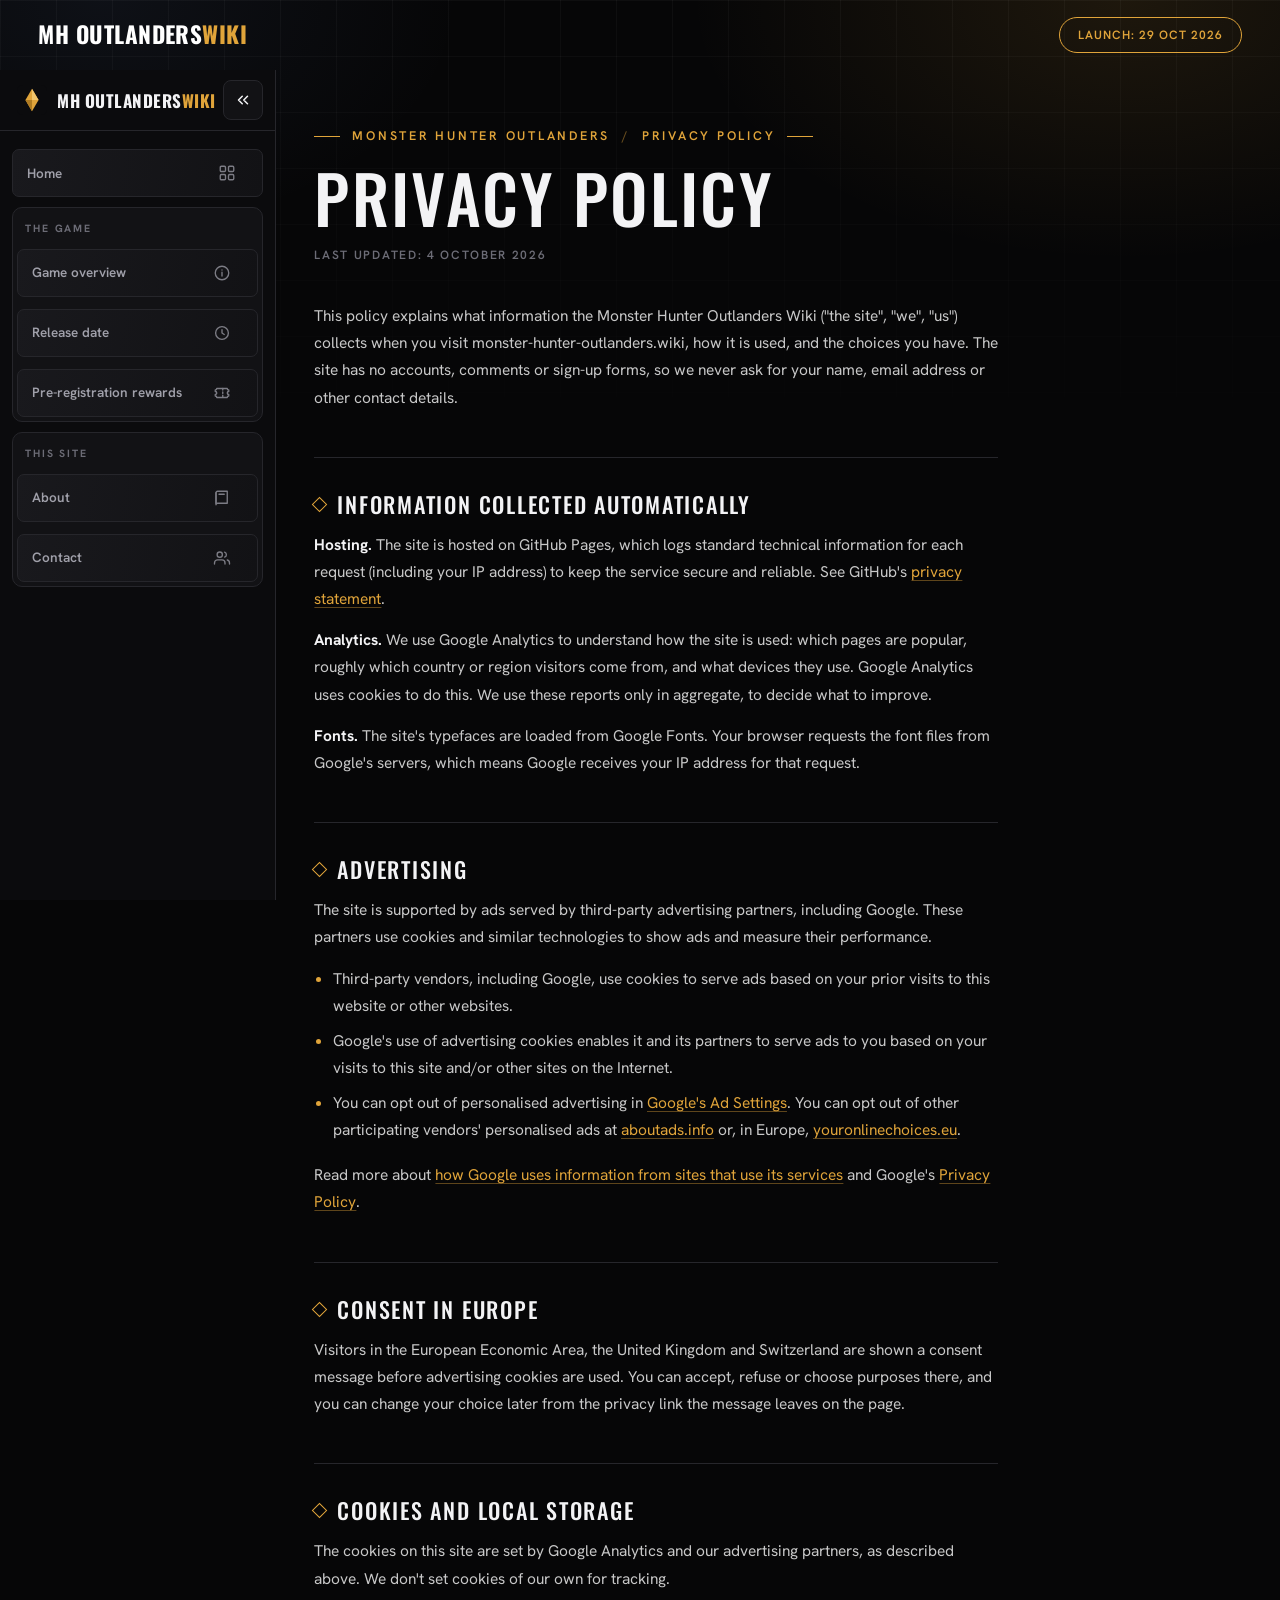
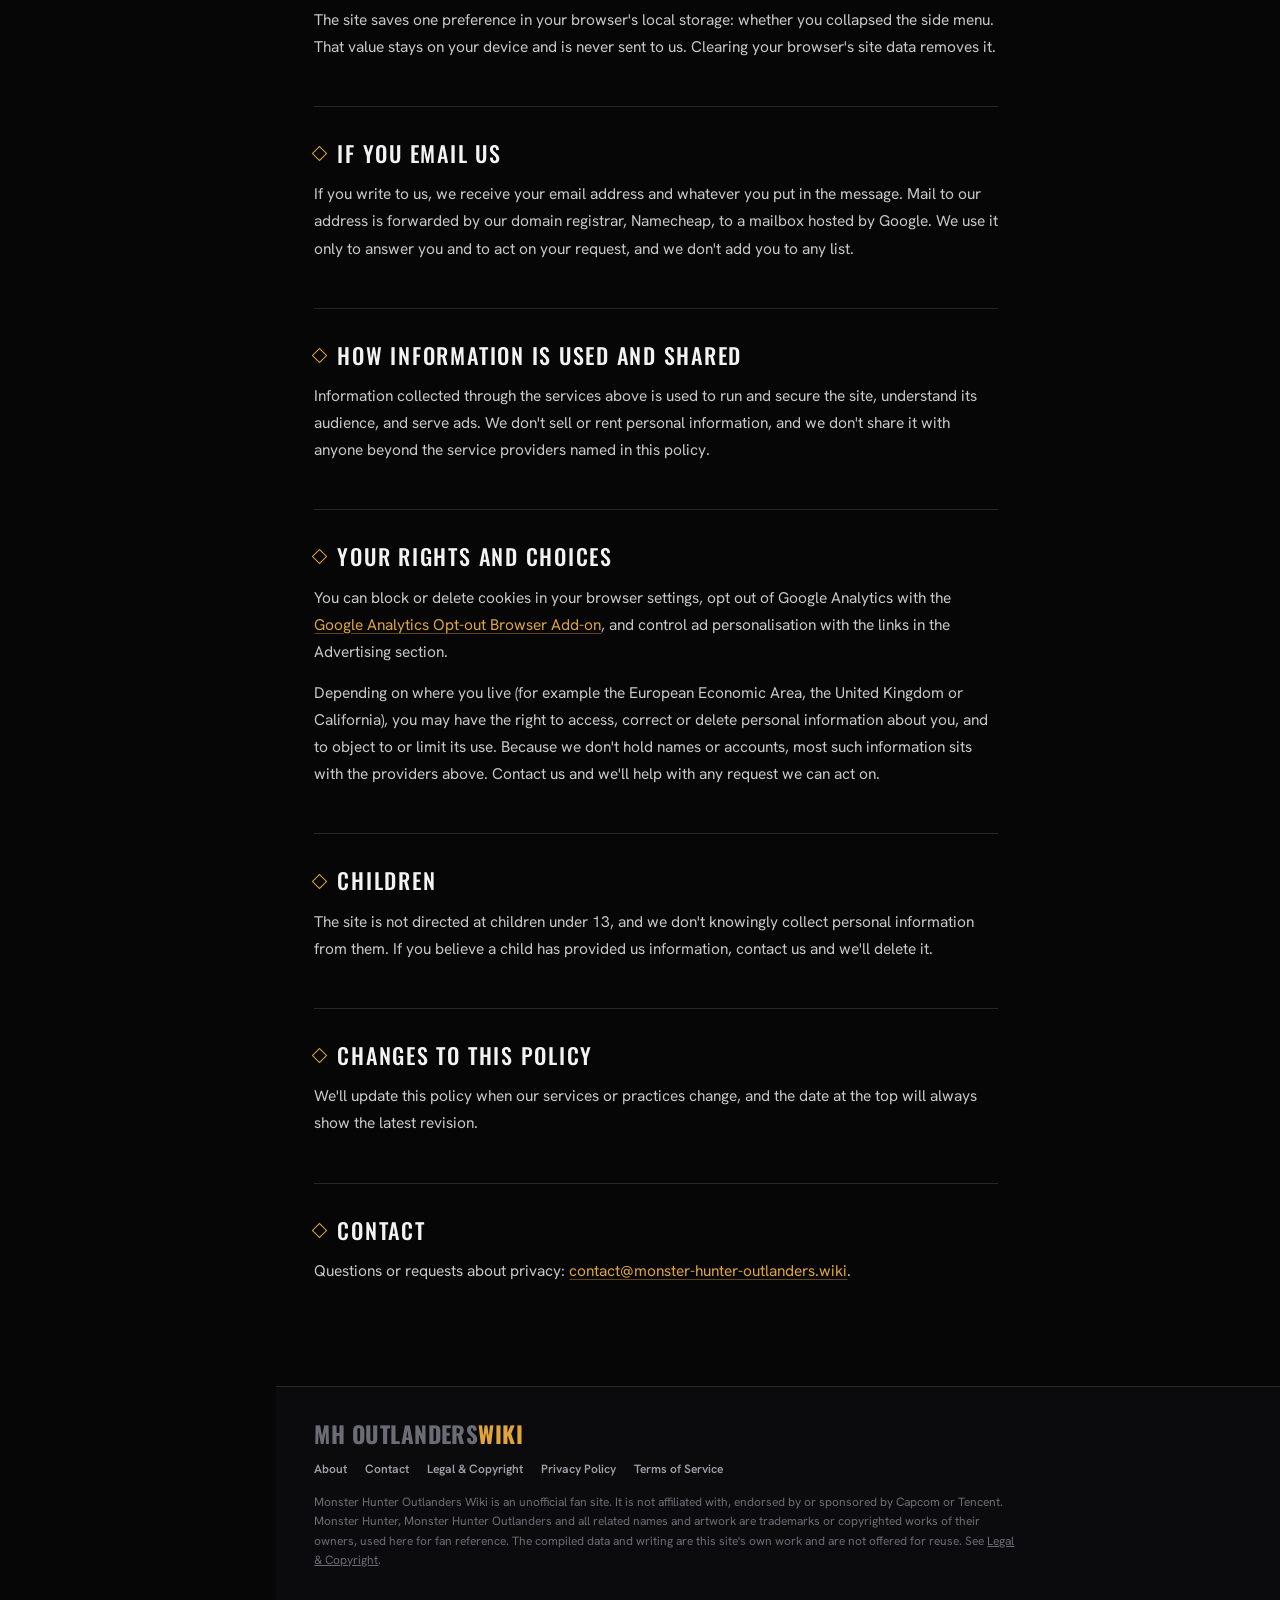
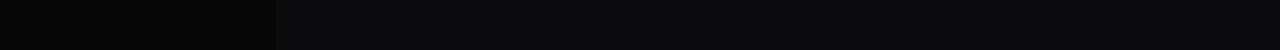
<file: privacy-policy/index.html>
<!DOCTYPE html><html lang="en" data-ui="v2" data-site="" data-nav="side"><head><meta charset="utf-8"><meta name="viewport" content="width=device-width, initial-scale=1"><script async src="https://www.googletagmanager.com/gtag/js?id=G-DEPGDXVW35"></script><script>(function(){const GA4_ID = "G-DEPGDXVW35";

      window.dataLayer = window.dataLayer || [];
      function gtag() {
        dataLayer.push(arguments);
      }
      gtag("js", new Date());
      gtag("config", GA4_ID);
    })();</script><title>Privacy Policy | MHO Wiki</title><meta name="description" content="What information the Monster Hunter Outlanders Wiki collects, how cookies, analytics and advertising work on the site, and the choices you have."><meta name="robots" content="index, follow, max-image-preview:large, max-snippet:-1, max-video-preview:-1"><link rel="canonical" href="https://monster-hunter-outlanders.wiki/privacy-policy/"><meta property="og:site_name" content="Monster Hunter Outlanders Wiki"><meta property="og:title" content="Privacy Policy"><meta property="og:description" content="What information the Monster Hunter Outlanders Wiki collects, how cookies, analytics and advertising work on the site, and the choices you have."><meta property="og:type" content="website"><meta property="og:url" content="https://monster-hunter-outlanders.wiki/privacy-policy/"><meta property="og:image" content="https://monster-hunter-outlanders.wiki/og/default.png"><meta property="og:image:alt" content="Privacy Policy"><meta property="og:locale" content="en_US"><meta name="twitter:card" content="summary_large_image"><meta name="twitter:title" content="Privacy Policy"><meta name="twitter:description" content="What information the Monster Hunter Outlanders Wiki collects, how cookies, analytics and advertising work on the site, and the choices you have."><meta name="twitter:image" content="https://monster-hunter-outlanders.wiki/og/default.png"><meta name="theme-color" content="#060607"><script async src="https://pagead2.googlesyndication.com/pagead/js/adsbygoogle.js?client=ca-pub-2051897804523400" crossorigin="anonymous"></script><link rel="preconnect" href="https://fonts.googleapis.com"><link rel="preconnect" href="https://fonts.gstatic.com" crossorigin><link rel="dns-prefetch" href="https://pagead2.googlesyndication.com"><link rel="dns-prefetch" href="https://www.googletagmanager.com"><link rel="icon" href="/favicon.ico" sizes="48x48"><link rel="icon" href="/favicon.svg" type="image/svg+xml"><link rel="apple-touch-icon" href="/apple-touch-icon.png"><link rel="sitemap" type="application/xml" href="/sitemap-index.xml"><script type="application/ld+json">{"@context":"https://schema.org","@graph":[{"@type":"Organization","@id":"https://monster-hunter-outlanders.wiki/#org","name":"Monster Hunter Outlanders Wiki","url":"https://monster-hunter-outlanders.wiki/","logo":"https://monster-hunter-outlanders.wiki/og/default.png","description":"Unofficial Monster Hunter Outlanders wiki: weapons, monsters, release date, pre-registration rewards and guides, compiled from official information and the game's own data."},{"@type":"WebSite","@id":"https://monster-hunter-outlanders.wiki/#website","url":"https://monster-hunter-outlanders.wiki/","name":"Monster Hunter Outlanders Wiki","description":"Unofficial Monster Hunter Outlanders wiki: weapons, monsters, release date, pre-registration rewards and guides, compiled from official information and the game's own data.","publisher":{"@id":"https://monster-hunter-outlanders.wiki/#org"},"inLanguage":"en-US"}]}</script><script type="application/ld+json">{"@context":"https://schema.org","@type":"BreadcrumbList","itemListElement":[{"@type":"ListItem","position":1,"name":"Home","item":"https://monster-hunter-outlanders.wiki/"},{"@type":"ListItem","position":2,"name":"Privacy Policy","item":"https://monster-hunter-outlanders.wiki/privacy-policy/"}]}</script><link rel="stylesheet" href="https://fonts.googleapis.com/css2?family=Oswald:wght@300;400;500;600;700&display=swap"><link rel="stylesheet" href="/_astro/Layout.DEGjhXkC.css"></head><body><div class="sp-glow" aria-hidden="true"></div><header class="lp-head lp-head--legacy" id="lp-head"><button class="sn-btn" type="button" aria-label="Open menu" data-sn-open><svg viewBox="0 0 24 24" fill="none" stroke="currentColor" stroke-width="2" stroke-linecap="round"><path d="M4 7h16M4 12h16M4 17h16"></path></svg></button><a class="lp-logo" href="/">MH OUTLANDERS<span>WIKI</span></a><a class="lp-head__cta" href="/release-date/">Launch: 29 Oct 2026</a></header><script>
  (function () {
    var head = document.getElementById("lp-head");
    if (!head) return;
    function onScroll() {
      head.classList.toggle("is-solid", window.scrollY > 40);
    }
    window.addEventListener("scroll", onScroll, { passive: true });
    onScroll();
  })();
</script><script>
  (function () {
    try {
      if (localStorage.getItem("sn-mini") === "1") document.documentElement.classList.add("sn-mini");
    } catch (e) {}
  })();
</script><aside class="sn" id="sn" aria-label="Monster Hunter Outlanders Wiki sections"><div class="sn__bar"><a class="sn__home" href="/" title="Monster Hunter Outlanders Wiki home"><img src="/favicon.svg" alt="" width="30" height="30"><span>MH OUTLANDERS<b>WIKI</b></span></a><button class="sn__fold" type="button" aria-label="Collapse or expand the menu" title="Collapse / expand" data-sn-fold><svg viewBox="0 0 24 24" width="18" height="18" fill="none" stroke="currentColor" stroke-width="2" stroke-linecap="round" stroke-linejoin="round"><path d="M11 17l-5-5 5-5M18 17l-5-5 5-5"></path></svg></button><button class="sn__close" type="button" aria-label="Close menu" data-sn-close><svg viewBox="0 0 24 24" width="20" height="20" fill="none" stroke="currentColor" stroke-width="2"><path d="M6 6l12 12M18 6 6 18"></path></svg></button></div><div class="sn__panel"><a class="sn__a" href="/" data-label="Home" title="Home"><i><svg viewBox="0 0 24 24" fill="none" stroke="currentColor" stroke-width="1.8" stroke-linecap="round" stroke-linejoin="round" aria-hidden="true"><rect x="3" y="3" width="7" height="7" rx="1.5"/><rect x="14" y="3" width="7" height="7" rx="1.5"/><rect x="3" y="14" width="7" height="7" rx="1.5"/><rect x="14" y="14" width="7" height="7" rx="1.5"/></svg></i><span class="sn__l">Home</span></a><section class="sn__grp"><p class="sn__h">The game</p><div class="sn__list"><a class="sn__a" href="/game/" data-label="Game overview" title="Game overview"><i><svg viewBox="0 0 24 24" fill="none" stroke="currentColor" stroke-width="1.8" stroke-linecap="round" stroke-linejoin="round" aria-hidden="true"><circle cx="12" cy="12" r="9"/><path d="M12 11v5M12 8h.01"/></svg></i><span class="sn__l">Game overview</span></a><a class="sn__a" href="/release-date/" data-label="Release date" title="Release date"><i><svg viewBox="0 0 24 24" fill="none" stroke="currentColor" stroke-width="1.8" stroke-linecap="round" stroke-linejoin="round" aria-hidden="true"><circle cx="12" cy="12" r="8.5"/><path d="M12 7.5V12l3 2"/></svg></i><span class="sn__l">Release date</span></a><a class="sn__a" href="/pre-registration/" data-label="Pre-registration rewards" title="Pre-registration rewards"><i><svg viewBox="0 0 24 24" fill="none" stroke="currentColor" stroke-width="1.8" stroke-linecap="round" stroke-linejoin="round" aria-hidden="true"><path d="M3 8a2 2 0 0 0 2-2h14a2 2 0 0 0 2 2v2a2 2 0 0 0 0 4v2a2 2 0 0 0-2 2H5a2 2 0 0 0-2-2v-2a2 2 0 0 0 0-4z"/><path d="M13 6v12" stroke-dasharray="2 2.5"/></svg></i><span class="sn__l">Pre-registration rewards</span></a></div></section><section class="sn__grp"><p class="sn__h">This site</p><div class="sn__list"><a class="sn__a" href="/about/" data-label="About" title="About"><i><svg viewBox="0 0 24 24" fill="none" stroke="currentColor" stroke-width="1.8" stroke-linecap="round" stroke-linejoin="round" aria-hidden="true"><path d="M4 5a2 2 0 0 1 2-2h13v16H6a2 2 0 0 0-2 2z"/><path d="M4 19V5M8 7h7"/></svg></i><span class="sn__l">About</span></a><a class="sn__a" href="/contact/" data-label="Contact" title="Contact"><i><svg viewBox="0 0 24 24" fill="none" stroke="currentColor" stroke-width="1.8" stroke-linecap="round" stroke-linejoin="round" aria-hidden="true"><path d="M16 20v-1.5a4 4 0 0 0-4-4H6a4 4 0 0 0-4 4V20"/><circle cx="9" cy="7.5" r="3.5"/><path d="M22 20v-1.5a4 4 0 0 0-3-3.85M15.5 4.2a3.5 3.5 0 0 1 0 6.6"/></svg></i><span class="sn__l">Contact</span></a></div></section></div></aside><div class="sn-scrim" data-sn-close></div><script>
  (function () {
    var root = document.documentElement;
    function setOpen(on) {
      root.classList.toggle("sn-open", on);
    }
    document.addEventListener("click", function (e) {
      var t = e.target;
      if (!(t instanceof Element)) return;
      if (t.closest("[data-sn-fold]")) {
        var m = !root.classList.contains("sn-mini");
        root.classList.toggle("sn-mini", m);
        try {
          localStorage.setItem("sn-mini", m ? "1" : "0");
        } catch (err) {}
        return;
      }
      if (t.closest("[data-sn-open]")) setOpen(!root.classList.contains("sn-open"));
      else if (t.closest("[data-sn-close]")) setOpen(false);
    });
    document.addEventListener("keydown", function (e) {
      if (e.key === "Escape") setOpen(false);
    });
  })();
</script><main class="v2-main"><p class="v2-eyebrow"><span>Monster Hunter Outlanders<i>/</i>Privacy Policy</span></p><article class="prose"><h1>Privacy Policy</h1><p class="updated">Last updated: 4 October 2026</p><p>This policy explains what information the Monster Hunter Outlanders Wiki ("the site", "we", "us") collects when you visit monster-hunter-outlanders.wiki, how it is used, and the choices you have. The site has no accounts, comments or sign-up forms, so we never ask for your name, email address or other contact details.</p><h2>Information collected automatically</h2><p><strong>Hosting.</strong> The site is hosted on GitHub Pages, which logs standard technical information for each request (including your IP address) to keep the service secure and reliable. See GitHub's <a href="https://docs.github.com/en/site-policy/privacy-policies/github-general-privacy-statement" target="_blank" rel="noopener">privacy statement</a>.</p><p><strong>Analytics.</strong> We use Google Analytics to understand how the site is used: which pages are popular, roughly which country or region visitors come from, and what devices they use. Google Analytics uses cookies to do this. We use these reports only in aggregate, to decide what to improve.</p><p><strong>Fonts.</strong> The site's typefaces are loaded from Google Fonts. Your browser requests the font files from Google's servers, which means Google receives your IP address for that request.</p><h2>Advertising</h2><p>The site is supported by ads served by third-party advertising partners, including Google. These partners use cookies and similar technologies to show ads and measure their performance.</p><ul><li>Third-party vendors, including Google, use cookies to serve ads based on your prior visits to this website or other websites.</li><li>Google's use of advertising cookies enables it and its partners to serve ads to you based on your visits to this site and/or other sites on the Internet.</li><li>You can opt out of personalised advertising in <a href="https://myadcenter.google.com/" target="_blank" rel="noopener">Google's Ad Settings</a>. You can opt out of other participating vendors' personalised ads at <a href="https://optout.aboutads.info/" target="_blank" rel="noopener">aboutads.info</a> or, in Europe, <a href="https://www.youronlinechoices.eu/" target="_blank" rel="noopener">youronlinechoices.eu</a>.</li></ul><p>Read more about <a href="https://policies.google.com/technologies/partner-sites" target="_blank" rel="noopener">how Google uses information from sites that use its services</a> and Google's <a href="https://policies.google.com/privacy" target="_blank" rel="noopener">Privacy Policy</a>.</p><h2>Consent in Europe</h2><p>Visitors in the European Economic Area, the United Kingdom and Switzerland are shown a consent message before advertising cookies are used. You can accept, refuse or choose purposes there, and you can change your choice later from the privacy link the message leaves on the page.</p><h2>Cookies and local storage</h2><p>The cookies on this site are set by Google Analytics and our advertising partners, as described above. We don't set cookies of our own for tracking.</p><p>The site saves one preference in your browser's local storage: whether you collapsed the side menu. That value stays on your device and is never sent to us. Clearing your browser's site data removes it.</p><h2>If you email us</h2><p>If you write to us, we receive your email address and whatever you put in the message. Mail to our address is forwarded by our domain registrar, Namecheap, to a mailbox hosted by Google. We use it only to answer you and to act on your request, and we don't add you to any list.</p><h2>How information is used and shared</h2><p>Information collected through the services above is used to run and secure the site, understand its audience, and serve ads. We don't sell or rent personal information, and we don't share it with anyone beyond the service providers named in this policy.</p><h2>Your rights and choices</h2><p>You can block or delete cookies in your browser settings, opt out of Google Analytics with the <a href="https://tools.google.com/dlpage/gaoptout" target="_blank" rel="noopener">Google Analytics Opt-out Browser Add-on</a>, and control ad personalisation with the links in the Advertising section.</p><p>Depending on where you live (for example the European Economic Area, the United Kingdom or California), you may have the right to access, correct or delete personal information about you, and to object to or limit its use. Because we don't hold names or accounts, most such information sits with the providers above. Contact us and we'll help with any request we can act on.</p><h2>Children</h2><p>The site is not directed at children under 13, and we don't knowingly collect personal information from them. If you believe a child has provided us information, contact us and we'll delete it.</p><h2>Changes to this policy</h2><p>We'll update this policy when our services or practices change, and the date at the top will always show the latest revision.</p><h2>Contact</h2><p>Questions or requests about privacy: <a href="mailto:contact@monster-hunter-outlanders.wiki">contact@monster-hunter-outlanders.wiki</a>.</p></article></main><footer class="lp-foot"><div class="lp-foot__inner"><a class="lp-logo" href="/">MH OUTLANDERS<span>WIKI</span></a><nav><a href="/about/">About</a><a href="/contact/">Contact</a><a href="/legal/">Legal &amp; Copyright</a><a href="/privacy-policy/">Privacy Policy</a><a href="/terms-of-service/">Terms of Service</a></nav><p>Monster Hunter Outlanders Wiki is an unofficial fan site. It is not affiliated with, endorsed by or sponsored by Capcom or Tencent. Monster Hunter, Monster Hunter Outlanders and all related names and artwork are trademarks or copyrighted works of their owners, used here for fan reference. The compiled data and writing are this site&#39;s own work and are not offered for reuse. See <a href="/legal/">Legal &amp; Copyright</a>.</p></div></footer></body></html>
</file>
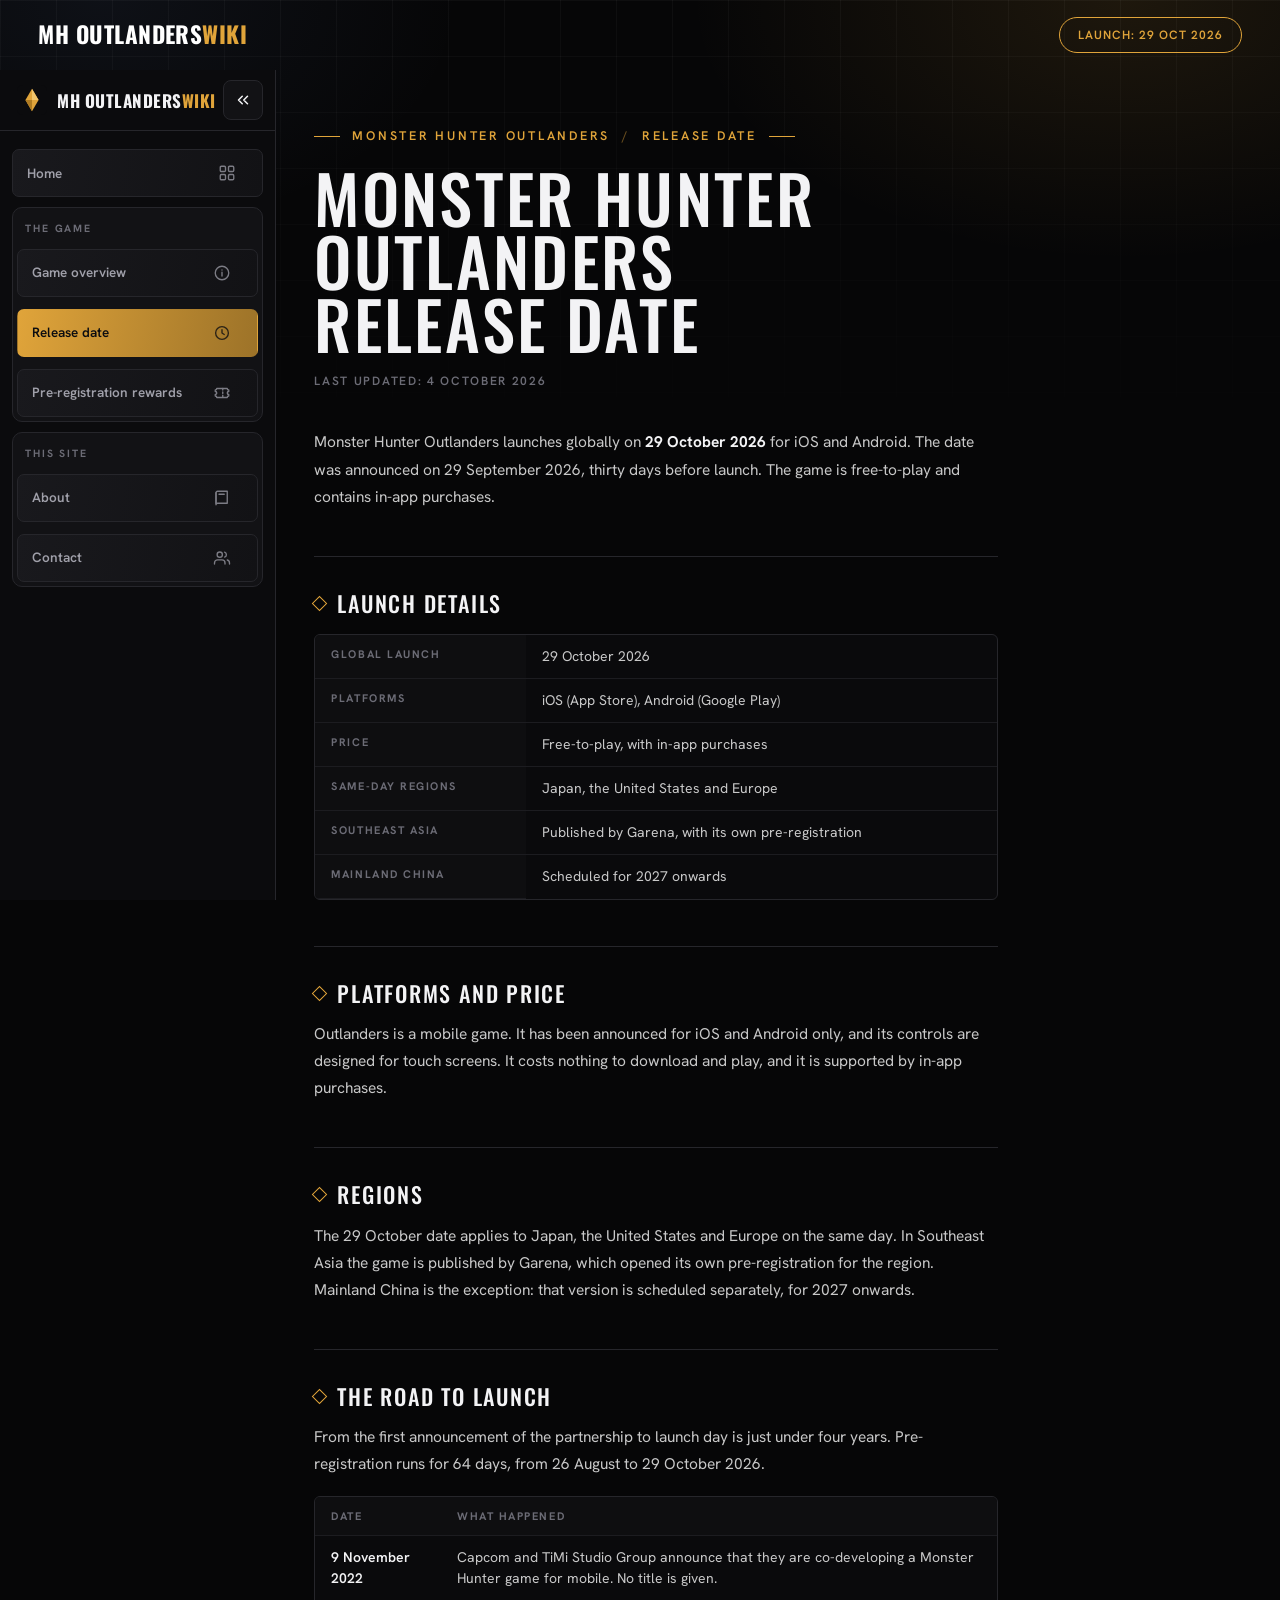
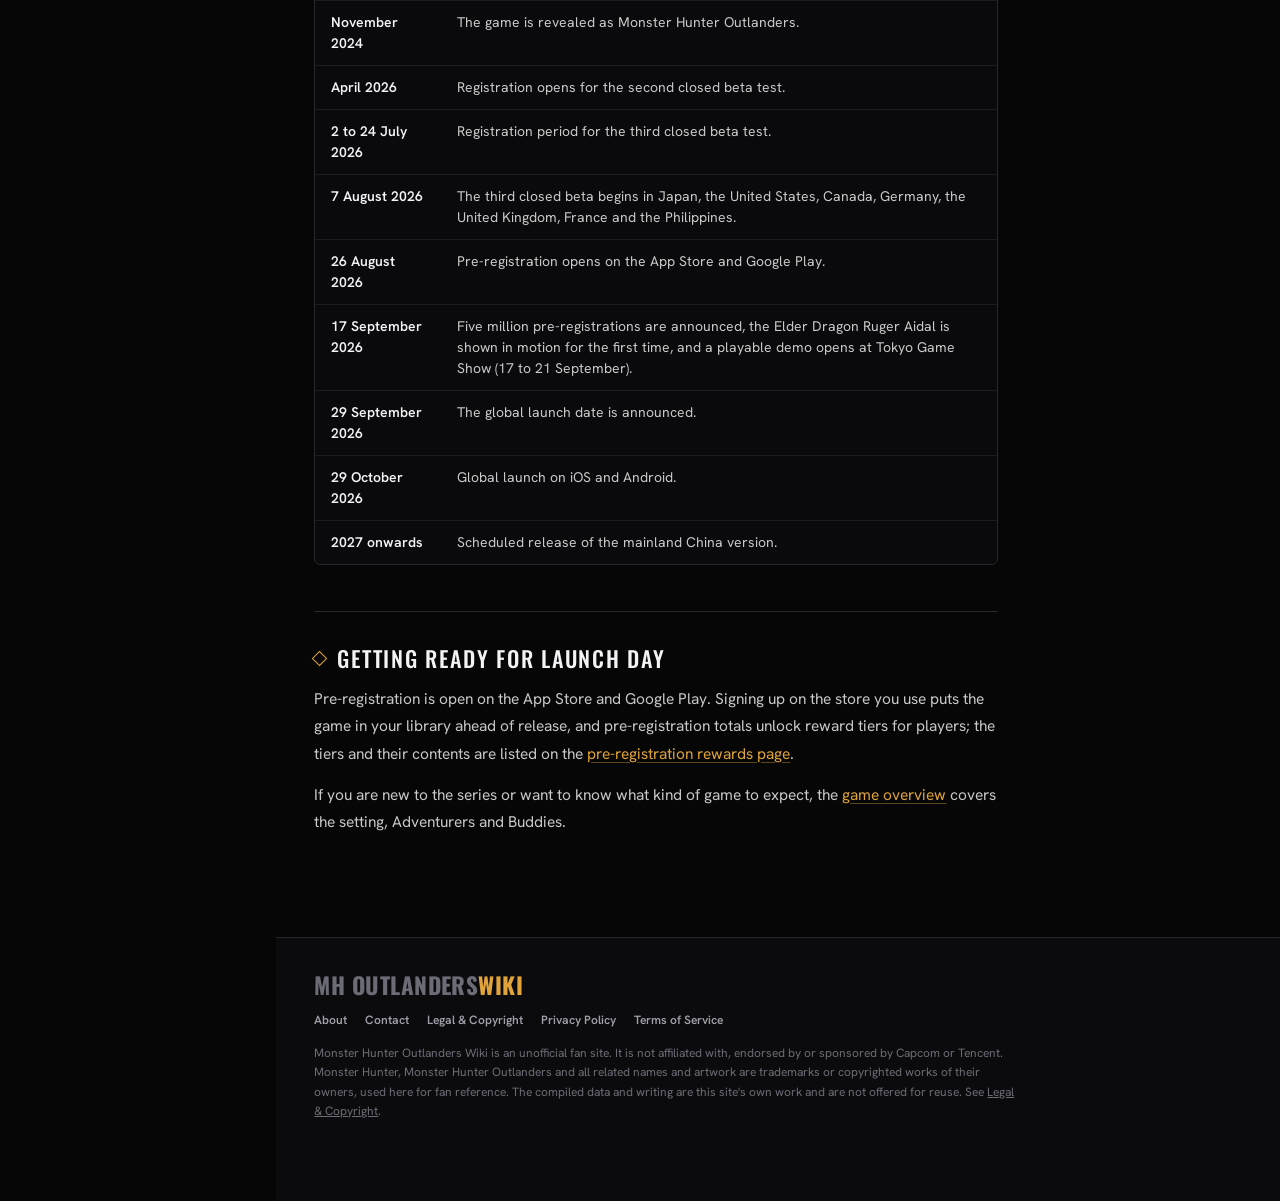
<file: release-date/index.html>
<!DOCTYPE html><html lang="en" data-ui="v2" data-site="" data-nav="side"><head><meta charset="utf-8"><meta name="viewport" content="width=device-width, initial-scale=1"><script async src="https://www.googletagmanager.com/gtag/js?id=G-DEPGDXVW35"></script><script>(function(){const GA4_ID = "G-DEPGDXVW35";

      window.dataLayer = window.dataLayer || [];
      function gtag() {
        dataLayer.push(arguments);
      }
      gtag("js", new Date());
      gtag("config", GA4_ID);
    })();</script><title>Monster Hunter Outlanders Release Date, Platforms &amp; Regions (October 2026) | MHO Wiki</title><meta name="description" content="Monster Hunter Outlanders launches on iOS and Android on 29 October 2026. Platforms, price, regions, the mainland China schedule and the full timeline from announcement to launch."><meta name="robots" content="index, follow, max-image-preview:large, max-snippet:-1, max-video-preview:-1"><link rel="canonical" href="https://monster-hunter-outlanders.wiki/release-date/"><meta property="og:site_name" content="Monster Hunter Outlanders Wiki"><meta property="og:title" content="Monster Hunter Outlanders Release Date, Platforms &amp; Regions (October 2026)"><meta property="og:description" content="Monster Hunter Outlanders launches on iOS and Android on 29 October 2026. Platforms, price, regions, the mainland China schedule and the full timeline from announcement to launch."><meta property="og:type" content="article"><meta property="og:url" content="https://monster-hunter-outlanders.wiki/release-date/"><meta property="og:image" content="https://monster-hunter-outlanders.wiki/og/default.png"><meta property="og:image:alt" content="Monster Hunter Outlanders Release Date, Platforms &amp; Regions (October 2026)"><meta property="og:locale" content="en_US"><meta property="article:modified_time" content="2026-10-04"><meta name="twitter:card" content="summary_large_image"><meta name="twitter:title" content="Monster Hunter Outlanders Release Date, Platforms &amp; Regions (October 2026)"><meta name="twitter:description" content="Monster Hunter Outlanders launches on iOS and Android on 29 October 2026. Platforms, price, regions, the mainland China schedule and the full timeline from announcement to launch."><meta name="twitter:image" content="https://monster-hunter-outlanders.wiki/og/default.png"><meta name="theme-color" content="#060607"><script async src="https://pagead2.googlesyndication.com/pagead/js/adsbygoogle.js?client=ca-pub-2051897804523400" crossorigin="anonymous"></script><link rel="preconnect" href="https://fonts.googleapis.com"><link rel="preconnect" href="https://fonts.gstatic.com" crossorigin><link rel="dns-prefetch" href="https://pagead2.googlesyndication.com"><link rel="dns-prefetch" href="https://www.googletagmanager.com"><link rel="icon" href="/favicon.ico" sizes="48x48"><link rel="icon" href="/favicon.svg" type="image/svg+xml"><link rel="apple-touch-icon" href="/apple-touch-icon.png"><link rel="sitemap" type="application/xml" href="/sitemap-index.xml"><script type="application/ld+json">{"@context":"https://schema.org","@graph":[{"@type":"Organization","@id":"https://monster-hunter-outlanders.wiki/#org","name":"Monster Hunter Outlanders Wiki","url":"https://monster-hunter-outlanders.wiki/","logo":"https://monster-hunter-outlanders.wiki/og/default.png","description":"Unofficial Monster Hunter Outlanders wiki: weapons, monsters, release date, pre-registration rewards and guides, compiled from official information and the game's own data."},{"@type":"WebSite","@id":"https://monster-hunter-outlanders.wiki/#website","url":"https://monster-hunter-outlanders.wiki/","name":"Monster Hunter Outlanders Wiki","description":"Unofficial Monster Hunter Outlanders wiki: weapons, monsters, release date, pre-registration rewards and guides, compiled from official information and the game's own data.","publisher":{"@id":"https://monster-hunter-outlanders.wiki/#org"},"inLanguage":"en-US"}]}</script><script type="application/ld+json">{"@context":"https://schema.org","@type":"BreadcrumbList","itemListElement":[{"@type":"ListItem","position":1,"name":"Home","item":"https://monster-hunter-outlanders.wiki/"},{"@type":"ListItem","position":2,"name":"Release date","item":"https://monster-hunter-outlanders.wiki/release-date/"}]}</script><script type="application/ld+json">{"@context":"https://schema.org","@type":"Article","headline":"Monster Hunter Outlanders Release Date, Platforms & Regions (October 2026)","description":"Monster Hunter Outlanders launches on iOS and Android on 29 October 2026. Platforms, price, regions, the mainland China schedule and the full timeline from announcement to launch.","mainEntityOfPage":"https://monster-hunter-outlanders.wiki/release-date/","image":"https://monster-hunter-outlanders.wiki/og/default.png","datePublished":"2026-10-04","dateModified":"2026-10-04","author":{"@type":"Organization","name":"Monster Hunter Outlanders Wiki","url":"https://monster-hunter-outlanders.wiki/about/"},"publisher":{"@id":"https://monster-hunter-outlanders.wiki/#org"}}</script><link rel="stylesheet" href="https://fonts.googleapis.com/css2?family=Oswald:wght@300;400;500;600;700&display=swap"><link rel="stylesheet" href="/_astro/Layout.DEGjhXkC.css"></head><body><div class="sp-glow" aria-hidden="true"></div><header class="lp-head lp-head--legacy" id="lp-head"><button class="sn-btn" type="button" aria-label="Open menu" data-sn-open><svg viewBox="0 0 24 24" fill="none" stroke="currentColor" stroke-width="2" stroke-linecap="round"><path d="M4 7h16M4 12h16M4 17h16"></path></svg></button><a class="lp-logo" href="/">MH OUTLANDERS<span>WIKI</span></a><a class="lp-head__cta" href="/release-date/">Launch: 29 Oct 2026</a></header><script>
  (function () {
    var head = document.getElementById("lp-head");
    if (!head) return;
    function onScroll() {
      head.classList.toggle("is-solid", window.scrollY > 40);
    }
    window.addEventListener("scroll", onScroll, { passive: true });
    onScroll();
  })();
</script><script>
  (function () {
    try {
      if (localStorage.getItem("sn-mini") === "1") document.documentElement.classList.add("sn-mini");
    } catch (e) {}
  })();
</script><aside class="sn" id="sn" aria-label="Monster Hunter Outlanders Wiki sections"><div class="sn__bar"><a class="sn__home" href="/" title="Monster Hunter Outlanders Wiki home"><img src="/favicon.svg" alt="" width="30" height="30"><span>MH OUTLANDERS<b>WIKI</b></span></a><button class="sn__fold" type="button" aria-label="Collapse or expand the menu" title="Collapse / expand" data-sn-fold><svg viewBox="0 0 24 24" width="18" height="18" fill="none" stroke="currentColor" stroke-width="2" stroke-linecap="round" stroke-linejoin="round"><path d="M11 17l-5-5 5-5M18 17l-5-5 5-5"></path></svg></button><button class="sn__close" type="button" aria-label="Close menu" data-sn-close><svg viewBox="0 0 24 24" width="20" height="20" fill="none" stroke="currentColor" stroke-width="2"><path d="M6 6l12 12M18 6 6 18"></path></svg></button></div><div class="sn__panel"><a class="sn__a" href="/" data-label="Home" title="Home"><i><svg viewBox="0 0 24 24" fill="none" stroke="currentColor" stroke-width="1.8" stroke-linecap="round" stroke-linejoin="round" aria-hidden="true"><rect x="3" y="3" width="7" height="7" rx="1.5"/><rect x="14" y="3" width="7" height="7" rx="1.5"/><rect x="3" y="14" width="7" height="7" rx="1.5"/><rect x="14" y="14" width="7" height="7" rx="1.5"/></svg></i><span class="sn__l">Home</span></a><section class="sn__grp"><p class="sn__h">The game</p><div class="sn__list"><a class="sn__a" href="/game/" data-label="Game overview" title="Game overview"><i><svg viewBox="0 0 24 24" fill="none" stroke="currentColor" stroke-width="1.8" stroke-linecap="round" stroke-linejoin="round" aria-hidden="true"><circle cx="12" cy="12" r="9"/><path d="M12 11v5M12 8h.01"/></svg></i><span class="sn__l">Game overview</span></a><a class="sn__a is-cur" href="/release-date/" data-label="Release date" title="Release date"><i><svg viewBox="0 0 24 24" fill="none" stroke="currentColor" stroke-width="1.8" stroke-linecap="round" stroke-linejoin="round" aria-hidden="true"><circle cx="12" cy="12" r="8.5"/><path d="M12 7.5V12l3 2"/></svg></i><span class="sn__l">Release date</span></a><a class="sn__a" href="/pre-registration/" data-label="Pre-registration rewards" title="Pre-registration rewards"><i><svg viewBox="0 0 24 24" fill="none" stroke="currentColor" stroke-width="1.8" stroke-linecap="round" stroke-linejoin="round" aria-hidden="true"><path d="M3 8a2 2 0 0 0 2-2h14a2 2 0 0 0 2 2v2a2 2 0 0 0 0 4v2a2 2 0 0 0-2 2H5a2 2 0 0 0-2-2v-2a2 2 0 0 0 0-4z"/><path d="M13 6v12" stroke-dasharray="2 2.5"/></svg></i><span class="sn__l">Pre-registration rewards</span></a></div></section><section class="sn__grp"><p class="sn__h">This site</p><div class="sn__list"><a class="sn__a" href="/about/" data-label="About" title="About"><i><svg viewBox="0 0 24 24" fill="none" stroke="currentColor" stroke-width="1.8" stroke-linecap="round" stroke-linejoin="round" aria-hidden="true"><path d="M4 5a2 2 0 0 1 2-2h13v16H6a2 2 0 0 0-2 2z"/><path d="M4 19V5M8 7h7"/></svg></i><span class="sn__l">About</span></a><a class="sn__a" href="/contact/" data-label="Contact" title="Contact"><i><svg viewBox="0 0 24 24" fill="none" stroke="currentColor" stroke-width="1.8" stroke-linecap="round" stroke-linejoin="round" aria-hidden="true"><path d="M16 20v-1.5a4 4 0 0 0-4-4H6a4 4 0 0 0-4 4V20"/><circle cx="9" cy="7.5" r="3.5"/><path d="M22 20v-1.5a4 4 0 0 0-3-3.85M15.5 4.2a3.5 3.5 0 0 1 0 6.6"/></svg></i><span class="sn__l">Contact</span></a></div></section></div></aside><div class="sn-scrim" data-sn-close></div><script>
  (function () {
    var root = document.documentElement;
    function setOpen(on) {
      root.classList.toggle("sn-open", on);
    }
    document.addEventListener("click", function (e) {
      var t = e.target;
      if (!(t instanceof Element)) return;
      if (t.closest("[data-sn-fold]")) {
        var m = !root.classList.contains("sn-mini");
        root.classList.toggle("sn-mini", m);
        try {
          localStorage.setItem("sn-mini", m ? "1" : "0");
        } catch (err) {}
        return;
      }
      if (t.closest("[data-sn-open]")) setOpen(!root.classList.contains("sn-open"));
      else if (t.closest("[data-sn-close]")) setOpen(false);
    });
    document.addEventListener("keydown", function (e) {
      if (e.key === "Escape") setOpen(false);
    });
  })();
</script><main class="v2-main"><p class="v2-eyebrow"><span>Monster Hunter Outlanders<i>/</i>Release date</span></p><article class="prose"><h1>Monster Hunter Outlanders Release Date</h1><p class="updated">Last updated: 4 October 2026</p><p>Monster Hunter Outlanders launches globally on <strong>29 October 2026</strong> for iOS and Android. The date was announced on 29 September 2026, thirty days before launch. The game is free-to-play and contains in-app purchases.</p><h2>Launch details</h2><div class="table-wrap"><table><tbody><tr><th>Global launch</th><td>29 October 2026</td></tr><tr><th>Platforms</th><td>iOS (App Store), Android (Google Play)</td></tr><tr><th>Price</th><td>Free-to-play, with in-app purchases</td></tr><tr><th>Same-day regions</th><td>Japan, the United States and Europe</td></tr><tr><th>Southeast Asia</th><td>Published by Garena, with its own pre-registration</td></tr><tr><th>Mainland China</th><td>Scheduled for 2027 onwards</td></tr></tbody></table></div><h2>Platforms and price</h2><p>Outlanders is a mobile game. It has been announced for iOS and Android only, and its controls are designed for touch screens. It costs nothing to download and play, and it is supported by in-app purchases.</p><h2>Regions</h2><p>The 29 October date applies to Japan, the United States and Europe on the same day. In Southeast Asia the game is published by Garena, which opened its own pre-registration for the region. Mainland China is the exception: that version is scheduled separately, for 2027 onwards.</p><h2>The road to launch</h2><p>From the first announcement of the partnership to launch day is just under four years. Pre-registration runs for 64 days, from 26 August to 29 October 2026.</p><div class="table-wrap"><table><thead><tr><th>Date</th><th>What happened</th></tr></thead><tbody><tr><td>9 November 2022</td><td>Capcom and TiMi Studio Group announce that they are co-developing a Monster Hunter game for mobile. No title is given.</td></tr><tr><td>November 2024</td><td>The game is revealed as Monster Hunter Outlanders.</td></tr><tr><td>April 2026</td><td>Registration opens for the second closed beta test.</td></tr><tr><td>2 to 24 July 2026</td><td>Registration period for the third closed beta test.</td></tr><tr><td>7 August 2026</td><td>The third closed beta begins in Japan, the United States, Canada, Germany, the United Kingdom, France and the Philippines.</td></tr><tr><td>26 August 2026</td><td>Pre-registration opens on the App Store and Google Play.</td></tr><tr><td>17 September 2026</td><td>Five million pre-registrations are announced, the Elder Dragon Ruger Aidal is shown in motion for the first time, and a playable demo opens at Tokyo Game Show (17 to 21 September).</td></tr><tr><td>29 September 2026</td><td>The global launch date is announced.</td></tr><tr><td>29 October 2026</td><td>Global launch on iOS and Android.</td></tr><tr><td>2027 onwards</td><td>Scheduled release of the mainland China version.</td></tr></tbody></table></div><h2>Getting ready for launch day</h2><p>Pre-registration is open on the App Store and Google Play. Signing up on the store you use puts the game in your library ahead of release, and pre-registration totals unlock reward tiers for players; the tiers and their contents are listed on the <a href="/pre-registration/">pre-registration rewards page</a>.</p><p>If you are new to the series or want to know what kind of game to expect, the <a href="/game/">game overview</a> covers the setting, Adventurers and Buddies.</p></article></main><footer class="lp-foot"><div class="lp-foot__inner"><a class="lp-logo" href="/">MH OUTLANDERS<span>WIKI</span></a><nav><a href="/about/">About</a><a href="/contact/">Contact</a><a href="/legal/">Legal &amp; Copyright</a><a href="/privacy-policy/">Privacy Policy</a><a href="/terms-of-service/">Terms of Service</a></nav><p>Monster Hunter Outlanders Wiki is an unofficial fan site. It is not affiliated with, endorsed by or sponsored by Capcom or Tencent. Monster Hunter, Monster Hunter Outlanders and all related names and artwork are trademarks or copyrighted works of their owners, used here for fan reference. The compiled data and writing are this site&#39;s own work and are not offered for reuse. See <a href="/legal/">Legal &amp; Copyright</a>.</p></div></footer></body></html>
</file>
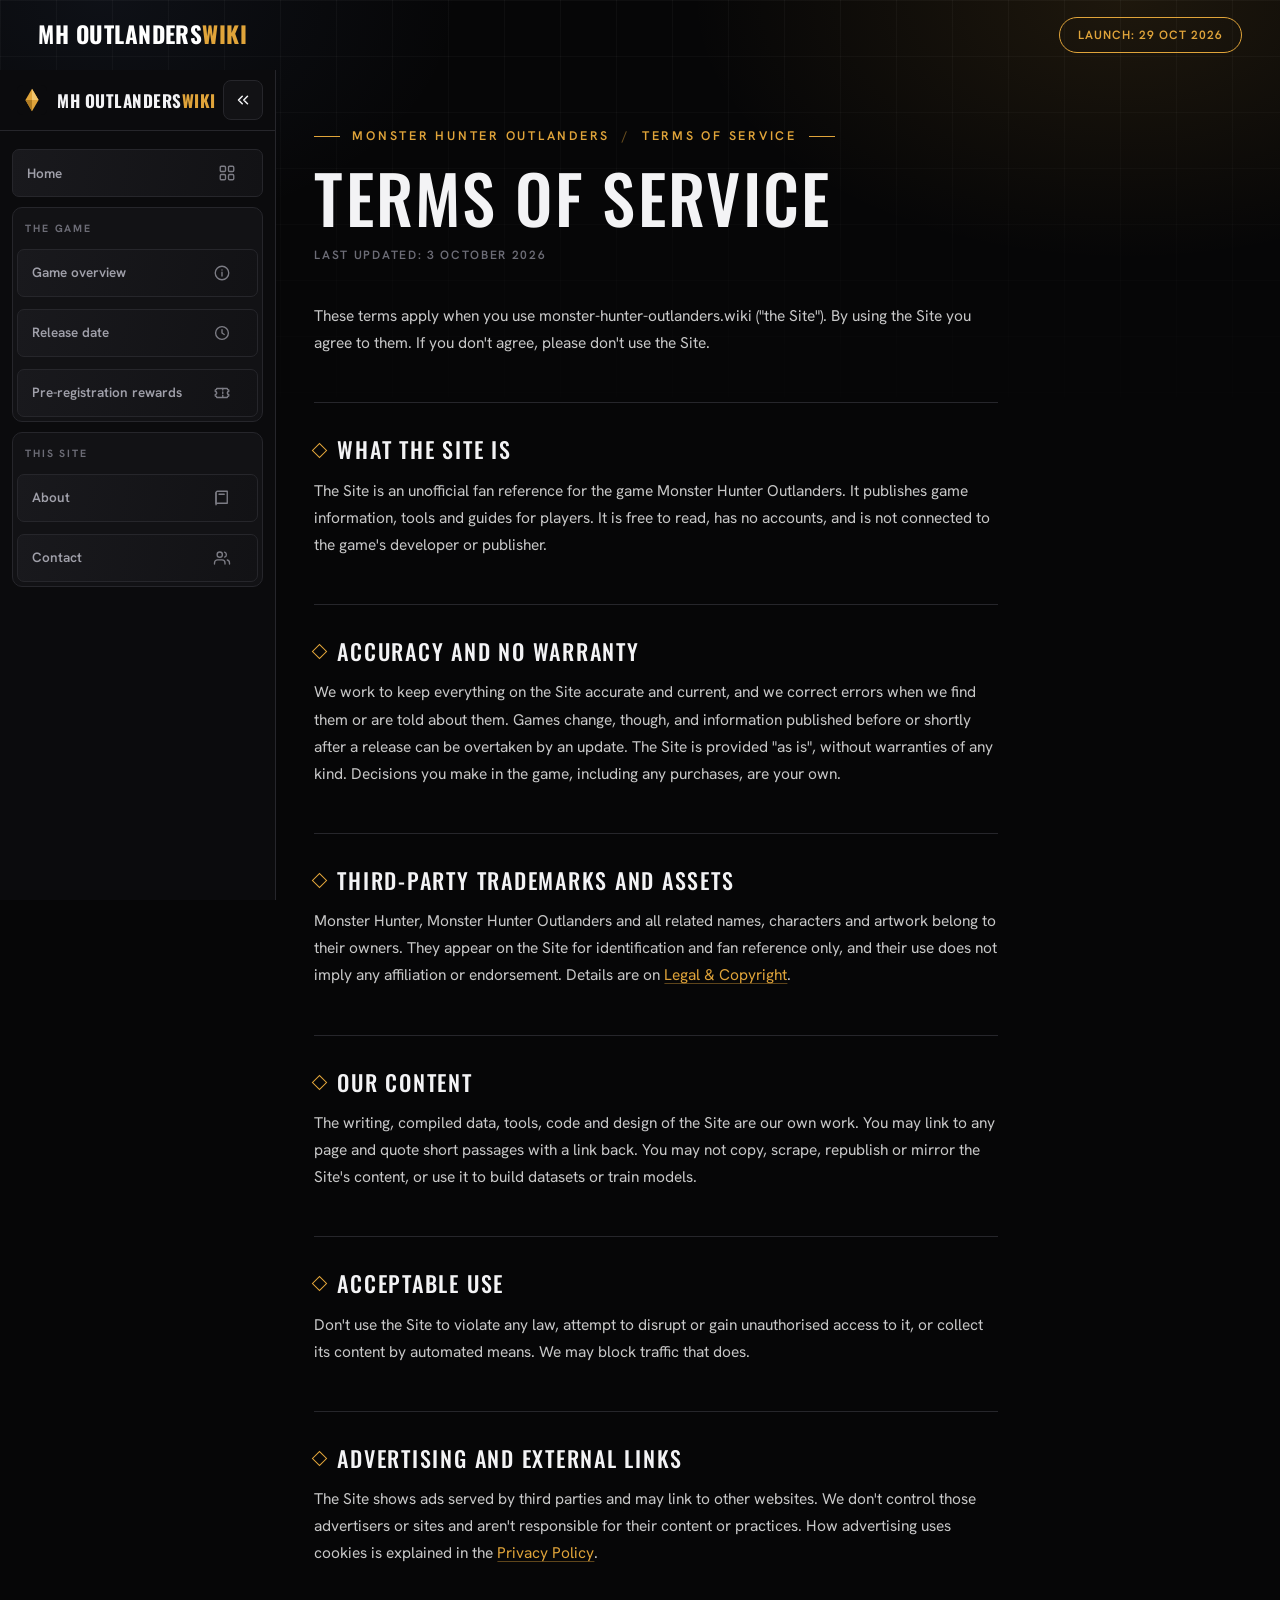
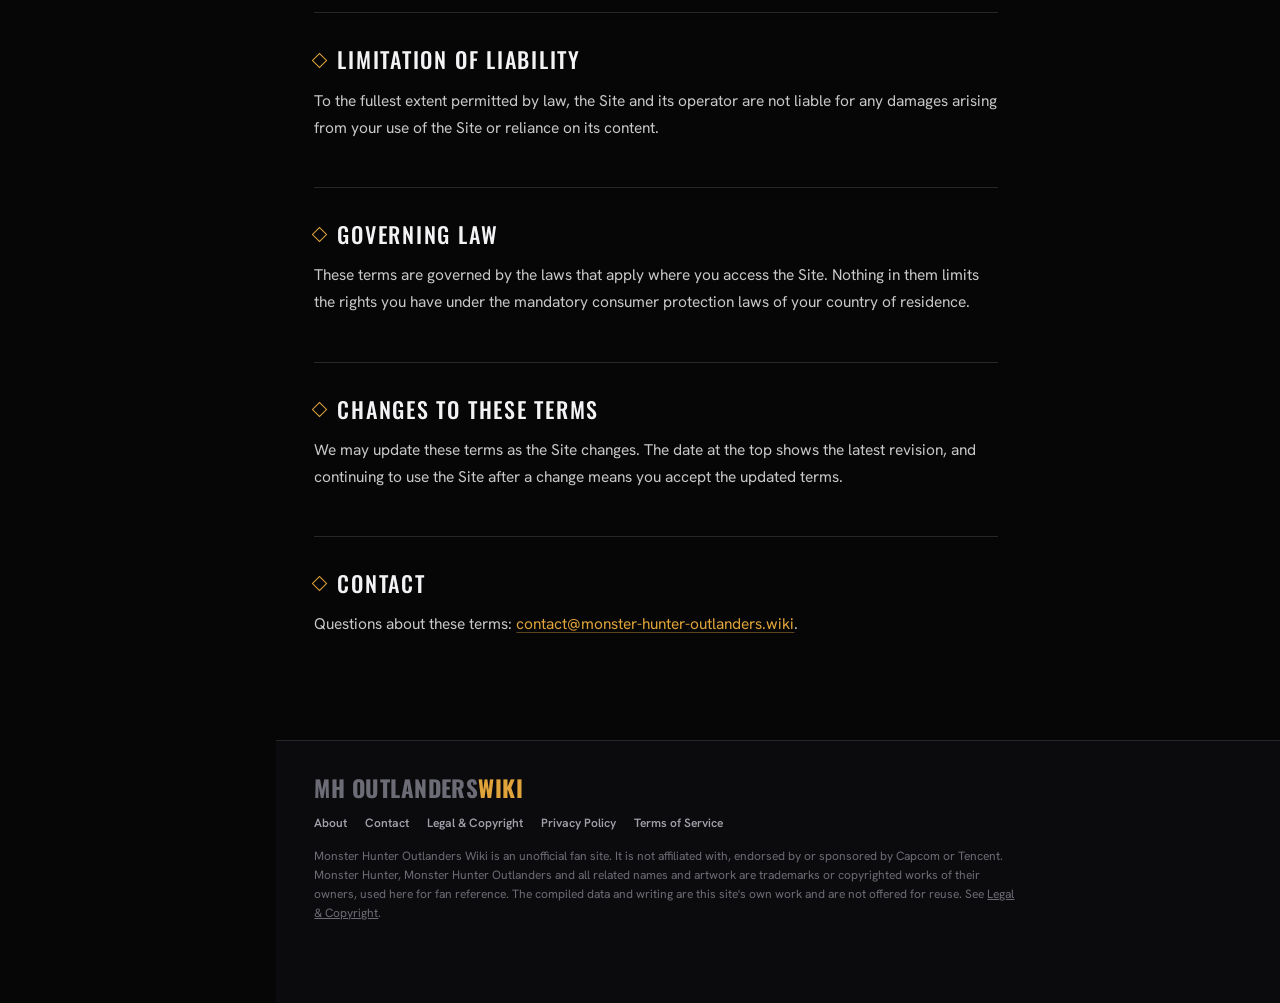
<file: terms-of-service/index.html>
<!DOCTYPE html><html lang="en" data-ui="v2" data-site="" data-nav="side"><head><meta charset="utf-8"><meta name="viewport" content="width=device-width, initial-scale=1"><script async src="https://www.googletagmanager.com/gtag/js?id=G-DEPGDXVW35"></script><script>(function(){const GA4_ID = "G-DEPGDXVW35";

      window.dataLayer = window.dataLayer || [];
      function gtag() {
        dataLayer.push(arguments);
      }
      gtag("js", new Date());
      gtag("config", GA4_ID);
    })();</script><title>Terms of Service | MHO Wiki</title><meta name="description" content="The terms that apply when you use the Monster Hunter Outlanders Wiki: what the site is, accuracy, acceptable use, advertising and liability."><meta name="robots" content="index, follow, max-image-preview:large, max-snippet:-1, max-video-preview:-1"><link rel="canonical" href="https://monster-hunter-outlanders.wiki/terms-of-service/"><meta property="og:site_name" content="Monster Hunter Outlanders Wiki"><meta property="og:title" content="Terms of Service"><meta property="og:description" content="The terms that apply when you use the Monster Hunter Outlanders Wiki: what the site is, accuracy, acceptable use, advertising and liability."><meta property="og:type" content="website"><meta property="og:url" content="https://monster-hunter-outlanders.wiki/terms-of-service/"><meta property="og:image" content="https://monster-hunter-outlanders.wiki/og/default.png"><meta property="og:image:alt" content="Terms of Service"><meta property="og:locale" content="en_US"><meta name="twitter:card" content="summary_large_image"><meta name="twitter:title" content="Terms of Service"><meta name="twitter:description" content="The terms that apply when you use the Monster Hunter Outlanders Wiki: what the site is, accuracy, acceptable use, advertising and liability."><meta name="twitter:image" content="https://monster-hunter-outlanders.wiki/og/default.png"><meta name="theme-color" content="#060607"><script async src="https://pagead2.googlesyndication.com/pagead/js/adsbygoogle.js?client=ca-pub-2051897804523400" crossorigin="anonymous"></script><link rel="preconnect" href="https://fonts.googleapis.com"><link rel="preconnect" href="https://fonts.gstatic.com" crossorigin><link rel="dns-prefetch" href="https://pagead2.googlesyndication.com"><link rel="dns-prefetch" href="https://www.googletagmanager.com"><link rel="icon" href="/favicon.ico" sizes="48x48"><link rel="icon" href="/favicon.svg" type="image/svg+xml"><link rel="apple-touch-icon" href="/apple-touch-icon.png"><link rel="sitemap" type="application/xml" href="/sitemap-index.xml"><script type="application/ld+json">{"@context":"https://schema.org","@graph":[{"@type":"Organization","@id":"https://monster-hunter-outlanders.wiki/#org","name":"Monster Hunter Outlanders Wiki","url":"https://monster-hunter-outlanders.wiki/","logo":"https://monster-hunter-outlanders.wiki/og/default.png","description":"Unofficial Monster Hunter Outlanders wiki: weapons, monsters, release date, pre-registration rewards and guides, compiled from official information and the game's own data."},{"@type":"WebSite","@id":"https://monster-hunter-outlanders.wiki/#website","url":"https://monster-hunter-outlanders.wiki/","name":"Monster Hunter Outlanders Wiki","description":"Unofficial Monster Hunter Outlanders wiki: weapons, monsters, release date, pre-registration rewards and guides, compiled from official information and the game's own data.","publisher":{"@id":"https://monster-hunter-outlanders.wiki/#org"},"inLanguage":"en-US"}]}</script><script type="application/ld+json">{"@context":"https://schema.org","@type":"BreadcrumbList","itemListElement":[{"@type":"ListItem","position":1,"name":"Home","item":"https://monster-hunter-outlanders.wiki/"},{"@type":"ListItem","position":2,"name":"Terms of Service","item":"https://monster-hunter-outlanders.wiki/terms-of-service/"}]}</script><link rel="stylesheet" href="https://fonts.googleapis.com/css2?family=Oswald:wght@300;400;500;600;700&display=swap"><link rel="stylesheet" href="/_astro/Layout.DEGjhXkC.css"></head><body><div class="sp-glow" aria-hidden="true"></div><header class="lp-head lp-head--legacy" id="lp-head"><button class="sn-btn" type="button" aria-label="Open menu" data-sn-open><svg viewBox="0 0 24 24" fill="none" stroke="currentColor" stroke-width="2" stroke-linecap="round"><path d="M4 7h16M4 12h16M4 17h16"></path></svg></button><a class="lp-logo" href="/">MH OUTLANDERS<span>WIKI</span></a><a class="lp-head__cta" href="/release-date/">Launch: 29 Oct 2026</a></header><script>
  (function () {
    var head = document.getElementById("lp-head");
    if (!head) return;
    function onScroll() {
      head.classList.toggle("is-solid", window.scrollY > 40);
    }
    window.addEventListener("scroll", onScroll, { passive: true });
    onScroll();
  })();
</script><script>
  (function () {
    try {
      if (localStorage.getItem("sn-mini") === "1") document.documentElement.classList.add("sn-mini");
    } catch (e) {}
  })();
</script><aside class="sn" id="sn" aria-label="Monster Hunter Outlanders Wiki sections"><div class="sn__bar"><a class="sn__home" href="/" title="Monster Hunter Outlanders Wiki home"><img src="/favicon.svg" alt="" width="30" height="30"><span>MH OUTLANDERS<b>WIKI</b></span></a><button class="sn__fold" type="button" aria-label="Collapse or expand the menu" title="Collapse / expand" data-sn-fold><svg viewBox="0 0 24 24" width="18" height="18" fill="none" stroke="currentColor" stroke-width="2" stroke-linecap="round" stroke-linejoin="round"><path d="M11 17l-5-5 5-5M18 17l-5-5 5-5"></path></svg></button><button class="sn__close" type="button" aria-label="Close menu" data-sn-close><svg viewBox="0 0 24 24" width="20" height="20" fill="none" stroke="currentColor" stroke-width="2"><path d="M6 6l12 12M18 6 6 18"></path></svg></button></div><div class="sn__panel"><a class="sn__a" href="/" data-label="Home" title="Home"><i><svg viewBox="0 0 24 24" fill="none" stroke="currentColor" stroke-width="1.8" stroke-linecap="round" stroke-linejoin="round" aria-hidden="true"><rect x="3" y="3" width="7" height="7" rx="1.5"/><rect x="14" y="3" width="7" height="7" rx="1.5"/><rect x="3" y="14" width="7" height="7" rx="1.5"/><rect x="14" y="14" width="7" height="7" rx="1.5"/></svg></i><span class="sn__l">Home</span></a><section class="sn__grp"><p class="sn__h">The game</p><div class="sn__list"><a class="sn__a" href="/game/" data-label="Game overview" title="Game overview"><i><svg viewBox="0 0 24 24" fill="none" stroke="currentColor" stroke-width="1.8" stroke-linecap="round" stroke-linejoin="round" aria-hidden="true"><circle cx="12" cy="12" r="9"/><path d="M12 11v5M12 8h.01"/></svg></i><span class="sn__l">Game overview</span></a><a class="sn__a" href="/release-date/" data-label="Release date" title="Release date"><i><svg viewBox="0 0 24 24" fill="none" stroke="currentColor" stroke-width="1.8" stroke-linecap="round" stroke-linejoin="round" aria-hidden="true"><circle cx="12" cy="12" r="8.5"/><path d="M12 7.5V12l3 2"/></svg></i><span class="sn__l">Release date</span></a><a class="sn__a" href="/pre-registration/" data-label="Pre-registration rewards" title="Pre-registration rewards"><i><svg viewBox="0 0 24 24" fill="none" stroke="currentColor" stroke-width="1.8" stroke-linecap="round" stroke-linejoin="round" aria-hidden="true"><path d="M3 8a2 2 0 0 0 2-2h14a2 2 0 0 0 2 2v2a2 2 0 0 0 0 4v2a2 2 0 0 0-2 2H5a2 2 0 0 0-2-2v-2a2 2 0 0 0 0-4z"/><path d="M13 6v12" stroke-dasharray="2 2.5"/></svg></i><span class="sn__l">Pre-registration rewards</span></a></div></section><section class="sn__grp"><p class="sn__h">This site</p><div class="sn__list"><a class="sn__a" href="/about/" data-label="About" title="About"><i><svg viewBox="0 0 24 24" fill="none" stroke="currentColor" stroke-width="1.8" stroke-linecap="round" stroke-linejoin="round" aria-hidden="true"><path d="M4 5a2 2 0 0 1 2-2h13v16H6a2 2 0 0 0-2 2z"/><path d="M4 19V5M8 7h7"/></svg></i><span class="sn__l">About</span></a><a class="sn__a" href="/contact/" data-label="Contact" title="Contact"><i><svg viewBox="0 0 24 24" fill="none" stroke="currentColor" stroke-width="1.8" stroke-linecap="round" stroke-linejoin="round" aria-hidden="true"><path d="M16 20v-1.5a4 4 0 0 0-4-4H6a4 4 0 0 0-4 4V20"/><circle cx="9" cy="7.5" r="3.5"/><path d="M22 20v-1.5a4 4 0 0 0-3-3.85M15.5 4.2a3.5 3.5 0 0 1 0 6.6"/></svg></i><span class="sn__l">Contact</span></a></div></section></div></aside><div class="sn-scrim" data-sn-close></div><script>
  (function () {
    var root = document.documentElement;
    function setOpen(on) {
      root.classList.toggle("sn-open", on);
    }
    document.addEventListener("click", function (e) {
      var t = e.target;
      if (!(t instanceof Element)) return;
      if (t.closest("[data-sn-fold]")) {
        var m = !root.classList.contains("sn-mini");
        root.classList.toggle("sn-mini", m);
        try {
          localStorage.setItem("sn-mini", m ? "1" : "0");
        } catch (err) {}
        return;
      }
      if (t.closest("[data-sn-open]")) setOpen(!root.classList.contains("sn-open"));
      else if (t.closest("[data-sn-close]")) setOpen(false);
    });
    document.addEventListener("keydown", function (e) {
      if (e.key === "Escape") setOpen(false);
    });
  })();
</script><main class="v2-main"><p class="v2-eyebrow"><span>Monster Hunter Outlanders<i>/</i>Terms of Service</span></p><article class="prose"><h1>Terms of Service</h1><p class="updated">Last updated: 3 October 2026</p><p>These terms apply when you use monster-hunter-outlanders.wiki ("the Site"). By using the Site you agree to them. If you don't agree, please don't use the Site.</p><h2>What the Site is</h2><p>The Site is an unofficial fan reference for the game Monster Hunter Outlanders. It publishes game information, tools and guides for players. It is free to read, has no accounts, and is not connected to the game's developer or publisher.</p><h2>Accuracy and no warranty</h2><p>We work to keep everything on the Site accurate and current, and we correct errors when we find them or are told about them. Games change, though, and information published before or shortly after a release can be overtaken by an update. The Site is provided "as is", without warranties of any kind. Decisions you make in the game, including any purchases, are your own.</p><h2>Third-party trademarks and assets</h2><p>Monster Hunter, Monster Hunter Outlanders and all related names, characters and artwork belong to their owners. They appear on the Site for identification and fan reference only, and their use does not imply any affiliation or endorsement. Details are on <a href="/legal/">Legal &amp; Copyright</a>.</p><h2>Our content</h2><p>The writing, compiled data, tools, code and design of the Site are our own work. You may link to any page and quote short passages with a link back. You may not copy, scrape, republish or mirror the Site's content, or use it to build datasets or train models.</p><h2>Acceptable use</h2><p>Don't use the Site to violate any law, attempt to disrupt or gain unauthorised access to it, or collect its content by automated means. We may block traffic that does.</p><h2>Advertising and external links</h2><p>The Site shows ads served by third parties and may link to other websites. We don't control those advertisers or sites and aren't responsible for their content or practices. How advertising uses cookies is explained in the <a href="/privacy-policy/">Privacy Policy</a>.</p><h2>Limitation of liability</h2><p>To the fullest extent permitted by law, the Site and its operator are not liable for any damages arising from your use of the Site or reliance on its content.</p><h2>Governing law</h2><p>These terms are governed by the laws that apply where you access the Site. Nothing in them limits the rights you have under the mandatory consumer protection laws of your country of residence.</p><h2>Changes to these terms</h2><p>We may update these terms as the Site changes. The date at the top shows the latest revision, and continuing to use the Site after a change means you accept the updated terms.</p><h2>Contact</h2><p>Questions about these terms: <a href="mailto:contact@monster-hunter-outlanders.wiki">contact@monster-hunter-outlanders.wiki</a>.</p></article></main><footer class="lp-foot"><div class="lp-foot__inner"><a class="lp-logo" href="/">MH OUTLANDERS<span>WIKI</span></a><nav><a href="/about/">About</a><a href="/contact/">Contact</a><a href="/legal/">Legal &amp; Copyright</a><a href="/privacy-policy/">Privacy Policy</a><a href="/terms-of-service/">Terms of Service</a></nav><p>Monster Hunter Outlanders Wiki is an unofficial fan site. It is not affiliated with, endorsed by or sponsored by Capcom or Tencent. Monster Hunter, Monster Hunter Outlanders and all related names and artwork are trademarks or copyrighted works of their owners, used here for fan reference. The compiled data and writing are this site&#39;s own work and are not offered for reuse. See <a href="/legal/">Legal &amp; Copyright</a>.</p></div></footer></body></html>
</file>
<file: _astro/Layout.DEGjhXkC.css>
@import "https://fonts.googleapis.com/css2?family=Bricolage+Grotesque:opsz,wght@12..96,500;12..96,600;12..96,700&family=Hanken+Grotesk:wght@400;500;600;700&family=JetBrains+Mono:wght@500;700&display=swap";:root{--bg:#0f1015;--surface:#16171f;--surface-2:#1c1d27;--raise:#24252f;--border:#2e2f3a;--border-soft:#23242d;--text:#eceef4;--dim:#9a9db0;--mute:#6b6e80;--accent:#6f8fd0;--accent-strong:#9fb6e6;--accent-ink:#0c1220;--accent-soft:#1b2233;--fire:#e2603e;--water:#4aa3d9;--grass:#46c07a;--rock:#b8956a;--bolt:#e6c53a;--tier-s:#d94a3d;--tier-a:#e0863c;--tier-b:#3f9fc4;--tier-c:#6b6e80;--tier-d:#43444e;--ok:#7fd18a;--warn:#e0b57f;--danger:#e08f8f;--r-card:12px;--r-panel:14px;--r-btn:9px;--r-chip:7px;--r-tile:10px;--f-display:"Bricolage Grotesque", system-ui, -apple-system, sans-serif;--f-body:"Hanken Grotesk", "Segoe UI", system-ui, sans-serif;--f-mono:"JetBrains Mono", ui-monospace, "SF Mono", Menlo, Consolas, monospace;--wrap:1180px;--wrap-narrow:960px;--wrap-read:820px}*{box-sizing:border-box}html{color-scheme:dark;font-size:17px;overflow-x:hidden}body{background:var(--bg);color:var(--text);font-family:var(--f-body);-webkit-font-smoothing:antialiased;text-rendering:optimizelegibility;-webkit-text-size-adjust:100%;text-size-adjust:100%;-webkit-tap-highlight-color:transparent;margin:0;font-size:15.5px;line-height:1.6;overflow-x:clip}@media (width<=760px){input:not([type=checkbox]):not([type=radio]):not([type=range]):not([type=color]),select,textarea{font-size:16px!important}select{max-width:100%}.toolbar label{min-width:0;max-width:100%}}h1,h2,h3,h4{font-family:var(--f-display);margin:0;font-weight:600;line-height:1.15}a{color:var(--accent);text-decoration:none}a:hover{color:var(--accent-strong)}img{max-width:100%}code,kbd,samp{font-family:var(--f-mono)}::selection{background:color-mix(in oklab, var(--accent) 35%, transparent)}:focus-visible{outline:2px solid var(--accent);outline-offset:2px;border-radius:3px}.wrap{max-width:var(--wrap);margin:0 auto;padding:0 24px}.wrap-narrow{max-width:var(--wrap-narrow);margin:0 auto;padding:0 24px}.wrap-read{max-width:var(--wrap-read);margin:0 auto;padding:0 24px}.stack>*+*{margin-top:var(--gap,1rem)}.sr-only{clip:rect(0 0 0 0);white-space:nowrap;width:1px;height:1px;position:absolute;overflow:hidden}.page-head{flex-wrap:wrap;align-items:baseline;gap:12px;margin-bottom:4px;display:flex}.page-head h1{font-size:clamp(1.7rem,1.3rem + 1.6vw,2rem);font-weight:700}.page-sub{color:var(--mute);font-size:12.5px}.eyebrow{letter-spacing:.08em;text-transform:uppercase;color:var(--mute);font-size:11px;font-weight:700}.lead{color:#c9cbd6;max-width:100%;line-height:1.6}.crumb{color:var(--mute);margin-bottom:14px;font-size:12px}.crumb a{color:var(--dim)}.crumb a:hover{color:var(--text)}.disclaimer{color:var(--mute);border-top:1px solid var(--border-soft);margin-top:40px;padding-top:16px;font-size:11.5px;line-height:1.55}.notice{color:#c9cbd6;background:var(--surface-2);border:1px solid var(--border);border-radius:var(--r-card);max-width:100%;padding:14px 18px;font-size:13px;line-height:1.6}.lg-card{background:var(--surface-2);border:1px solid var(--border);border-radius:var(--r-card)}.lg-panel{background:var(--surface-2);border:1px solid var(--border);border-radius:var(--r-panel);padding:16px 18px}.lg-panel>.eyebrow:first-child{margin-bottom:12px;display:block}.lg-btn{font:inherit;border-radius:var(--r-btn);border:1px solid var(--border);background:var(--surface-2);color:var(--text);cursor:pointer;align-items:center;gap:7px;padding:9px 15px;font-size:13px;font-weight:600;text-decoration:none;display:inline-flex}.lg-btn:hover{border-color:var(--raise);color:var(--text)}.lg-btn-accent{background:var(--accent);border-color:var(--accent);color:var(--accent-ink);font-weight:700}.lg-btn-accent:hover{background:var(--accent-strong);border-color:var(--accent-strong);color:var(--accent-ink)}.lg-chip{background:var(--raise);border:1px solid var(--border);color:var(--dim);cursor:pointer;border-radius:20px;align-items:center;gap:6px;padding:5px 12px;font-size:12px;font-weight:600;display:inline-flex}.lg-chip.is-on{background:var(--accent-soft);border-color:var(--accent);color:var(--accent-strong)}.lg-tag{background:var(--raise);border:1px solid var(--border);border-radius:var(--r-chip);color:var(--dim);align-items:center;gap:5px;padding:4px 10px;font-size:12px;font-weight:600;display:inline-flex}.lg-tag--type{text-transform:uppercase;letter-spacing:.03em;padding:3px 8px;font-size:10px;font-weight:700}.elem-dot{border-radius:50%;flex:none;width:9px;height:9px;display:inline-block}.elem-Fire,.elem-fire{background:var(--fire)}.elem-Water,.elem-water{background:var(--water)}.elem-Grass,.elem-grass{background:var(--grass)}.elem-Rock,.elem-rock{background:var(--rock)}.elem-Lightning,.elem-lightning{background:var(--bolt)}.elem-Ice,.elem-ice{background:#7cc7e8}.elem-Cosmic,.elem-cosmic{background:#b071e0}.elem-Normal,.elem-normal{background:#b9bec9}.tier-badge{font-family:var(--f-display);color:#fff;border-radius:6px;justify-content:center;align-items:center;font-weight:700;line-height:1;display:inline-flex}.tier-S{background:var(--tier-s);color:#fff}.tier-A{background:var(--tier-a);color:#1c1206}.tier-B{background:var(--tier-b);color:#062330}.tier-C{background:var(--tier-c);color:#fff}.tier-D{background:var(--tier-d);color:var(--dim)}.est-tag{letter-spacing:.04em;text-transform:uppercase;color:var(--accent-strong);background:var(--accent-soft);vertical-align:1px;border-radius:4px;padding:2px 6px;font-size:9.5px;font-weight:700}.rarity-badge{font-family:var(--f-display);letter-spacing:.03em;text-transform:uppercase;border-radius:5px;align-items:center;gap:3px;padding:2px 6px;font-size:9.5px;font-weight:800;line-height:1;display:inline-flex}.rarity-badge.r-sr{color:#bcd8ff;background:#24486e}.rarity-badge.r-ssr{color:#dcc7ff;background:#4a3170}.rarity-badge.r-ur{color:#ffd9a8;background:#7a4a1c}.rarity-badge.r-mythic{color:#ffeaa8;background:#6b5518}.rarity-badge.r-rare{color:#bcd8ff;background:#24486e}.rarity-badge.r-epic{color:#dcc7ff;background:#4a3170}.rarity-badge.r-unique{color:#b9f0e4;background:#1f5e56}.rarity-badge.r-legend,.rarity-badge.r-legendary,.rarity-badge.r-legendary-plus{color:#ffd9a8;background:#7a4a1c}.rarity-badge.r-common,.rarity-badge.r-familiar,.rarity-badge.r-normal{color:#d3d6e4;background:#3a3d4e}.rarity-badge.r-ultra{color:#ffc7ec;background:#6d2f56}.rarity-badge.r-pirate{color:#f0d6a8;background:#5a4326}.rarity-badge.r-mythical,.rarity-badge.r-mythic{color:#ffc2c2;background:#7a2a2a}.rarity-badge.r-myth{color:#ffe0a6;background:#7a5216}.rarity-badge.r-collab{color:#ffc7ec;background:#6d2f56}.rarity-badge.r-zodiac{color:#bcd8ff;background:#33507a}.rarity-badge.r-elite{color:#ffe9b0;background:#7a5c1e}.rarity-badge.r-standard{color:#dcc7ff;background:#4a3170}.rarity-badge.r-uncommon{color:#bdf0d9;background:#2f5c4a}.rarity-badge.r-high-lord{color:#eaceff;background:#6d3f8f}.rarity-badge.r-special{color:#b9f0e4;background:#1f5e56}.rarity-badge.r-extra{color:#d3d6e4;background:#3a3d4e}.rarity-badge.r-star-6,.rarity-badge.r-star-5{color:#ffd9a8;background:#7a4a1c}.rarity-badge.r-star-4{color:#dcc7ff;background:#4a3170}.rarity-badge.r-star-3{color:#bcd8ff;background:#24486e}.rarity-badge.r-star-2{color:#d3d6e4;background:#3a3d4e}.data-table-wrap{border:1px solid var(--border);border-radius:var(--r-card);background:var(--surface-2);overflow-x:auto}.data-table{border-collapse:collapse;width:100%;font-size:13px}.data-table th,.data-table td{text-align:left;padding:9px 14px}.data-table thead th{color:var(--mute);text-transform:uppercase;letter-spacing:.04em;border-bottom:1px solid var(--border);font-size:11px;font-weight:700}.data-table tbody td{color:#c9cbd6}.data-table tbody tr:nth-child(2n){background:color-mix(in oklab, var(--surface) 60%, transparent)}@media (width<=760px){.prose .data-table{width:max-content;min-width:100%}.prose .data-table th,.prose .data-table td{min-width:4rem;max-width:17rem;padding:9px 12px}}article.prose>h1{margin-bottom:.7rem;line-height:1.15}.prose p{color:#c9cbd6;max-width:100%;margin:0 0 .85rem;line-height:1.68}.prose h2{margin:2rem 0 .7rem;font-size:1.2rem;font-weight:700}.prose h3{margin:1.4rem 0 .5rem;font-size:1rem;font-weight:700}.prose ul,.prose ol{color:#c9cbd6;max-width:100%;padding-left:20px;line-height:1.8}.prose a{text-underline-offset:2px;text-decoration:underline}.art-frame{background:var(--bg);border-radius:var(--r-tile);justify-content:center;align-items:center;display:flex;position:relative;overflow:hidden}.art-frame__ph{font:500 2rem/1 var(--f-display);color:var(--mute)}.art-frame img{object-fit:contain;max-width:86%;max-height:86%}.card__slash,.card__frame-role,.tl-tile__rar,.portrait-slash,.portrait-role,.portrait-rar{display:none}.overview{background:var(--surface-2);border:1px solid var(--border);border-radius:var(--r-panel);padding:1.1rem 1.25rem}.overview p{margin:0 0 .75rem;line-height:1.65}.overview p:last-child{margin-bottom:0}.hero-syn{grid-template-columns:repeat(auto-fill,minmax(min(100%,300px),1fr));gap:.75rem;display:grid}.hero-syn__card{background:var(--surface-2);border:1px solid var(--border);border-radius:var(--r-card);padding:.85rem 1rem}.hero-syn__card p{color:var(--dim);margin:.4rem 0 0;font-size:.92rem;line-height:1.5}.hero-syn__name{color:var(--text);align-items:center;gap:.5rem;font-weight:700;text-decoration:none;display:inline-flex}.hero-syn__name:hover{color:var(--accent-strong)}.hero-syn__steps{color:var(--dim);margin:.5rem 0 0;padding:0;font-size:.88rem;list-style:none}.hero-syn__steps li{border-top:1px solid var(--border-soft);padding:.3rem 0;line-height:1.45}.hero-syn__steps strong{color:var(--text);margin-right:.15rem}.hero-syn__steps strong:after{content:" heroes:";color:var(--mute);font-weight:400}.feat-teams{gap:.75rem;margin:0;padding:0;list-style:none;display:grid}.feat-team{background:var(--surface-2);border:1px solid var(--border);border-radius:var(--r-card);grid-template-columns:1fr auto;gap:.35rem .75rem;padding:.85rem 1rem;display:grid}.feat-team__name{color:var(--text);font-weight:700;text-decoration:none}.feat-team__name:hover{color:var(--accent-strong)}.feat-team__mode{color:var(--mute);justify-self:end;font-size:.8rem}.feat-team__slots{flex-wrap:wrap;grid-column:1/-1;gap:.4rem;display:flex}:is(.feat-team__slots,.cmp-card) .comp__hero-portrait{border-radius:var(--r-tile,6px);border:1px solid var(--rc,var(--border));background:radial-gradient(120% 95% at 50% 28%, color-mix(in srgb, var(--rc,var(--border)) 60%, var(--bg)) 0%, var(--bg) 74%);flex:none;justify-content:center;align-items:center;width:54px;height:68px;display:flex;position:relative;overflow:hidden}:is(.feat-team__slots,.cmp-card) .comp__hero-portrait img{object-fit:cover;object-position:top;width:100%;height:100%;display:block}html .feat-team__slots .comp__hero-portrait.is-here{box-shadow:0 0 0 2px var(--bg), 0 0 0 4px var(--accent-strong);outline:0}.feat-team__txt{text-align:center;height:100%;color:var(--dim);place-items:center;padding:0 .2rem;font-size:.65rem;display:grid}.feat-team__sum{color:var(--dim);grid-column:1/-1;margin:0;font-size:.92rem}.g-picks{grid-template-columns:repeat(auto-fill,minmax(min(100%,210px),1fr));align-items:start;gap:.6rem;margin:.9rem 0 1.2rem;padding:0;list-style:none;display:grid}.g-pick{background:var(--surface-2);border:1px solid var(--border);border-radius:var(--r-card);margin:0;padding:.6rem}.g-pick>a{color:var(--text);grid-template-rows:auto auto;grid-template-columns:auto 1fr;align-items:center;column-gap:.6rem;text-decoration:none;display:grid}.g-pick>a:hover .g-pick__name{color:var(--accent-strong)}.g-pick__art,.g-pick__icon{grid-row:1/3}.g-pick .g-pick__art{width:48px;height:60px}.g-pick__icon{border-radius:var(--r-chip);background:var(--raise);width:40px;height:40px;overflow:hidden}.g-pick__icon img{object-fit:contain;width:100%;height:100%;margin:0}.g-pick>a:not(:has(img)){grid-template-columns:1fr}.g-pick__name{align-self:end;font-size:.95rem;font-weight:700;line-height:1.25}.g-pick__sub{color:var(--mute);align-self:start;font-size:.75rem}.g-pick .g-pick__note{color:var(--dim);margin:.45rem 0 0;font-size:.85rem;line-height:1.45}.transcend-line{color:var(--dim);flex-wrap:wrap;align-items:center;gap:.5rem;margin:.6rem 0 0;font-size:.9rem;display:flex}.transcend-badge{border-radius:var(--r-chip);background:var(--accent-soft);border:1px solid var(--accent);color:var(--accent-strong);letter-spacing:.02em;padding:.2rem .6rem;font-size:.8rem;font-weight:700;text-decoration:none;display:inline-block}.transcend-badge:hover{background:var(--accent);color:var(--accent-ink)}.ver-grid{grid-template-columns:repeat(auto-fit,minmax(min(100%,280px),1fr));gap:.75rem;display:grid}.ver-card{background:var(--surface-2);border:1px solid var(--border);border-radius:var(--r-card);padding:.85rem 1rem}.ver-card__head{align-items:center;gap:.75rem;margin-bottom:.5rem;font-size:1.05rem;display:flex}.ver-card__head .comp__hero-portrait{flex:none;width:54px;height:68px}.ver-card__row{color:var(--dim);margin:.4rem 0 0;font-size:.92rem;line-height:1.5}.ver-card__tier{color:var(--text);font-weight:700}.hero-tips{margin:0;padding-left:1.2rem;line-height:1.6}.hero-tips li{margin:.3rem 0}.cmp-list{grid-template-columns:repeat(auto-fill,minmax(min(100%,230px),1fr));gap:.6rem;margin:0;padding:0;list-style:none;display:grid}.cmp-card{background:var(--surface-2);border:1px solid var(--border);border-radius:var(--r-card);height:100%;color:var(--text);align-items:center;gap:.7rem;padding:.6rem .75rem;text-decoration:none;display:flex}.cmp-card:hover{border-color:var(--accent)}.cmp-card .comp__hero-portrait{flex:none;width:48px;height:60px}.mini-tier{border-radius:var(--r-chip);color:#fff;background:var(--tier-d);padding:.05rem .45rem;font-size:.72rem;font-weight:700;display:inline-block}.mini-tier[data-t=S]{background:var(--tier-s)}.mini-tier[data-t=A]{background:var(--tier-a)}.mini-tier[data-t=B]{background:var(--tier-b)}.mini-tier[data-t=C]{background:var(--tier-c)}.mini-tier[data-t=\-]{background:var(--raise);color:var(--mute);font-weight:500}.aw-step__base{color:var(--mute);font-size:.8rem}.cmp-card__tiers .mini-tier{color:#fff;background:var(--tier-d)}.cmp-card__tiers .mini-tier[data-t=S]{background:var(--tier-s)}.cmp-card__tiers .mini-tier[data-t=A]{background:var(--tier-a)}.cmp-card__tiers .mini-tier[data-t=B]{background:var(--tier-b)}.cmp-card__tiers .mini-tier[data-t=C]{background:var(--tier-c)}.aw-line{grid-template-columns:repeat(auto-fit,minmax(150px,1fr));gap:.5rem;margin:0;padding:0;list-style:none;display:grid}.aw-step{background:var(--surface-2);border:1px solid var(--border);border-radius:var(--r-card);align-content:start;gap:.45rem;padding:.75rem .8rem;display:grid;position:relative}.aw-step.has-event{border-color:color-mix(in srgb, var(--accent) 55%, var(--border))}.aw-step__n{font-family:var(--font-display,inherit);color:var(--accent-strong);font-size:1.1rem;font-weight:700}.aw-step__n:before{content:"°5 ";font-size:.85rem}.aw-ev{align-items:center;gap:.5rem;display:flex}.aw-ev img{background:var(--bg);border-radius:6px;flex:none}.aw-ev__txt{font-size:.82rem;line-height:1.25;display:grid}.aw-ev__kind{color:var(--mute);text-transform:uppercase;letter-spacing:.04em;font-size:.72rem}.aw-ev__extra{color:var(--ok);font-size:.75rem}.aw-step__stat{color:var(--dim);border-top:1px solid var(--border-soft);padding-top:.35rem;font-size:.78rem}.kit-tags{gap:.45rem;margin:0;padding:0;list-style:none;display:grid}.kit-tag{grid-template-columns:11rem 1fr;align-items:baseline;gap:.75rem;display:grid}.kit-tag__chip{background:var(--accent-soft);color:var(--accent-strong);border:1px solid color-mix(in srgb, var(--accent) 45%, transparent);border-radius:var(--r-chip);justify-self:start;padding:.15rem .55rem;font-size:.82rem;font-weight:600}.kit-tag__others{color:var(--dim);font-size:.88rem}@media (width<=560px){.kit-tag{grid-template-columns:1fr;gap:.25rem}}.bench{gap:.45rem;margin:0;padding:0;list-style:none;display:grid}.bench__row{background:var(--surface-2);border:1px solid var(--border);border-radius:var(--r-card);grid-template-columns:32px 9rem 1fr;align-items:center;gap:.75rem;padding:.55rem .75rem;display:grid}.bench__icon{background:var(--bg);border-radius:6px}.bench__who{align-items:center;gap:.4rem;font-weight:600;display:flex}.bench__who a{color:var(--text);text-decoration:none}.bench__who a:hover{color:var(--accent-strong)}.bench__skill{color:var(--dim);font-size:.85rem}.bench__skill strong{color:var(--text);margin-right:.25rem}@media (width<=560px){.bench__row{grid-template-columns:32px 1fr}.bench__skill{grid-column:1/-1}}.cmp-card__body{gap:.15rem;display:grid}.cmp-card__sub{color:var(--mute);font-size:.78rem}.cp-head{color:var(--mute);margin:.9rem 0 .5rem;font-size:.9rem;font-weight:600}.cmp-card__tiers{flex-wrap:wrap;gap:.4rem;font-size:.78rem;display:flex}.cmp-card__tiers span{background:var(--raise);border-radius:var(--r-chip);color:var(--dim);padding:.05rem .4rem}.sc-card{border:1px solid var(--border);border-radius:var(--r-panel);background:linear-gradient(100deg, var(--surface) 35%, color-mix(in srgb, var(--accent) 12%, var(--surface)));margin-bottom:12px;position:relative;overflow:hidden}.sc-card[open]{border-color:color-mix(in srgb, var(--accent) 35%, var(--border))}.sc-card>summary{cursor:pointer;list-style:none}.sc-card>summary::-webkit-details-marker{display:none}.sc-sum{align-items:center;gap:16px;min-height:104px;padding:16px;display:flex;position:relative;overflow:hidden}.sc-card[open]>.sc-sum{overflow:visible}.sc-fade{object-fit:cover;object-position:center 24%;opacity:.55;pointer-events:none;width:380px;height:100%;transition:height .25s,opacity .25s;position:absolute;top:0;right:290px;-webkit-mask-image:linear-gradient(90deg,#0000 0%,#000 45% 70%,#0000 100%);mask-image:linear-gradient(90deg,#0000 0%,#000 45% 70%,#0000 100%)}.sc-card[open]>.sc-sum .sc-fade{opacity:.42;-webkit-mask-composite:source-in;height:480px;-webkit-mask-image:linear-gradient(90deg,#0000 0%,#000 40% 70%,#0000 100%),linear-gradient(#000 20%,#0000 95%);mask-image:linear-gradient(90deg,#0000 0%,#000 40% 70%,#0000 100%),linear-gradient(#000 20%,#0000 95%);mask-composite:intersect}.sc-head{z-index:1;flex-direction:column;flex:220px;gap:3px;min-width:0;display:flex;position:relative}.sc-name{font:700 18px var(--f-display);color:var(--text);align-items:center;gap:8px;display:flex}.sc-mode{color:var(--dim);font-size:12.5px}.sc-stage{color:var(--accent-strong);font-size:12px;font-weight:600}.sc-built{color:var(--dim);flex-wrap:wrap;align-items:center;gap:6px;margin-top:5px;font-size:12px;display:inline-flex}.sc-built img{width:20px;height:20px}.sc-built b{color:var(--accent-strong)}.sc-built__sep{color:var(--mute)}.sc-roster{z-index:1;align-items:flex-end;gap:8px;display:flex;position:relative}.sc-thumb{color:var(--dim);flex-direction:column;align-items:center;gap:4px;font-size:11px;display:flex}.sc-thumb img{object-fit:cover;object-position:top;border:2px solid var(--border);background:var(--surface-2);border-radius:10px;width:52px;height:52px}.sc-thumb.is-key img{border-color:var(--accent);width:64px;height:64px;box-shadow:0 0 14px color-mix(in srgb, var(--accent) 55%, transparent)}.sc-thumb.is-key span{color:var(--accent-strong);font-weight:700}.sc-chev{z-index:2;border-right:2px solid var(--dim);border-bottom:2px solid var(--dim);flex:none;width:10px;height:10px;margin:0 6px 4px;transition:transform .2s;position:relative;transform:rotate(45deg)}.sc-card[open]>summary .sc-chev{margin-bottom:-4px;transform:rotate(-135deg)}.sc-body{z-index:1;border-top:1px solid color-mix(in srgb, var(--border-soft) 60%, transparent);padding:14px 16px 16px;position:relative}.sc-summary{color:#d3d5df;margin:0 0 14px;font-size:14px;line-height:1.6}.sc-kicker{letter-spacing:.1em;text-transform:uppercase;color:var(--accent-strong);margin-bottom:6px;font-size:10.5px;font-weight:700;display:block}.sc-grid{grid-template-columns:minmax(0,1fr) minmax(0,1.1fr);gap:12px;display:grid}.sc-foot{grid-template-columns:repeat(auto-fit,minmax(240px,1fr));gap:12px;margin-top:12px;display:grid}.sc-panel{background:color-mix(in srgb, var(--surface-2) 80%, transparent);backdrop-filter:blur(3px);border:1px solid var(--border);border-radius:var(--r-card);padding:12px 14px}.sc-panel p{color:#dfe1ea;margin:4px 0;font-size:13.5px;line-height:1.55}.sc-row{border-top:1px solid var(--border-soft);gap:10px;padding:8px 0;display:flex}.sc-row:first-of-type{border-top:0}.sc-row__icon{flex:none;width:36px;height:36px}.sc-row.is-main .sc-row__icon{width:44px;height:44px;filter:drop-shadow(0 0 8px var(--accent))}.sc-row>div{flex:1;min-width:0;font-size:14px}.sc-row.is-empty{opacity:.45}.sc-row__name{color:var(--text);font-weight:700;text-decoration:none}a.sc-row__name:hover{color:var(--accent-strong)}.sc-row__n{color:var(--accent-strong);font-size:12.5px;font-weight:700}.sc-row__kind{letter-spacing:.06em;text-transform:uppercase;color:var(--mute);margin-left:6px;font-size:10.5px}.sc-panel .sc-row__blurb{color:var(--dim);margin:3px 0 0;font-size:12.5px}.sc-who{flex-wrap:wrap;align-items:center;gap:4px;margin-top:6px;display:flex}.sc-who img{object-fit:cover;object-position:top;border:1px solid var(--border);border-radius:6px;width:26px;height:26px}.sc-who__n{color:var(--mute);margin-left:4px;font-size:11.5px}.sc-list{margin:0;padding:0;list-style:none}.sc-list li{border-top:1px solid var(--border-soft);gap:10px;padding:7px 0;display:flex}.sc-list li:first-child{border-top:0}.sc-list li>a img{object-fit:cover;object-position:top;border:1px solid var(--border);border-radius:9px;width:46px;height:46px;display:block}.sc-list li.is-key>a img{border-color:var(--accent)}.sc-list li>div{flex-wrap:wrap;align-items:center;gap:5px;min-width:0;font-size:14px;display:flex}.sc-list__name{color:var(--text);font-weight:700;text-decoration:none}.sc-list__name:hover{color:var(--accent-strong)}.sc-list__role{color:var(--dim);flex-basis:100%;font-size:12.5px;line-height:1.45}.sc-list .tier-badge{border-radius:4px;padding:1px 5px;font-size:10px}.sc-list .tier-badge small{opacity:.85;font-size:9px}.sc-ic{width:18px;height:18px}.sc-item{border-radius:4px;width:22px;height:22px}.sc-relic{background:var(--surface-2);border:1px solid var(--border);border-radius:var(--r-chip);align-items:center;gap:8px;margin:0 6px 6px 0;padding:7px 10px;font-size:13px;display:inline-flex}.sc-relic small{color:var(--dim);font-size:11.5px}.sc-relic__gem{background:linear-gradient(135deg, var(--accent-strong), var(--accent));width:14px;height:14px;box-shadow:0 0 8px var(--accent);border-radius:3px;flex:none;transform:rotate(45deg)}.sc-swap{color:#d3d5df;margin:4px 0;font-size:13.5px;display:block}@media (width<=720px){.sc-sum{flex-wrap:wrap}.sc-fade{opacity:.3;width:70%;right:-40px}.sc-card[open]>.sc-sum .sc-fade{opacity:.28}.sc-grid{grid-template-columns:1fr}.sc-roster{flex-wrap:wrap}}.pal-portrait{border-radius:var(--r-tile,.75rem);border:2px solid var(--rc,var(--border));outline:1px solid color-mix(in srgb, var(--rc,transparent) 65%, var(--bg));outline-offset:-4px;background:radial-gradient(120% 95% at 50% 28%, color-mix(in srgb, var(--rc,var(--bg)) 87%, var(--bg)) 0%, var(--bg) 74%);position:relative}.pal-portrait img{object-fit:contain;filter:drop-shadow(0 4px 6px #00000073);margin:0 auto;display:block}html[data-ui=v2]{--bg:#060607;--surface:#0b0b0d;--surface-2:#0e0e10;--raise:#17171a;--border:#26262b;--border-soft:#1c1c20;--text:#f3f3f5;--dim:#a0a0aa;--mute:#6c6c76;--r-card:6px;--r-panel:6px;--r-btn:4px;--r-chip:3px;--r-tile:4px;--f-display:"Oswald", "Arial Narrow", Impact, sans-serif;--wrap:1320px;--v2-gutter:clamp(16px, 3vw, 44px);--v2-top:70px}.lp-head{z-index:50;height:70px;padding:0 var(--v2-gutter);color:#fff;border-bottom:1px solid #0000;align-items:center;gap:28px;transition:background .25s,border-color .25s;display:flex;position:fixed;inset:0 0 auto}.lp-head.is-solid{background:color-mix(in srgb, var(--bg) 94%, transparent);backdrop-filter:blur(12px);border-color:var(--border)}.lp-head a,.lp-head a:hover,.lp-subnav a,.lp-foot a{color:inherit}.lp-logo{font:700 23px/1 var(--f-display);letter-spacing:.02em;white-space:nowrap}.lp-logo span{color:var(--accent-text)}.lp-game{font:500 15px/1.1 var(--f-display);letter-spacing:.04em;text-transform:uppercase;white-space:nowrap;border-left:1px solid #ffffff2e;align-items:center;gap:10px;padding-left:24px;display:flex}.lp-game img{border-radius:8px;width:32px;height:32px}.lp-nav{letter-spacing:.07em;text-transform:uppercase;align-items:center;gap:24px;font-size:12.5px;font-weight:600;display:flex}.lp-nav>a,.lp-more summary{opacity:.86;white-space:nowrap;cursor:pointer;padding:8px 0;position:relative}.lp-nav>a:hover,.lp-more summary:hover{opacity:1}.lp-head .lp-nav>a.is-cur,.lp-more summary.is-cur{color:var(--accent-text);opacity:1}.lp-nav>a.is-cur:after,.lp-more summary.is-cur:before{content:"";background:var(--accent);height:2px;position:absolute;bottom:-2px;left:0;right:0}.lp-more{position:relative}.lp-more summary{list-style:none}.lp-more summary::-webkit-details-marker{display:none}.lp-more summary:after{content:" ▾";font-size:10px}.lp-more__menu{border-radius:var(--r-card);background:var(--surface);border:1px solid var(--border);min-width:240px;max-height:70vh;color:var(--text);text-transform:none;letter-spacing:0;padding:6px;display:grid;position:absolute;top:calc(100% + 14px);left:-12px;overflow-y:auto;box-shadow:0 24px 50px #00000080}.lp-more__menu a{border-radius:3px;justify-content:space-between;gap:14px;padding:9px 10px;font-size:13.5px;display:flex}.lp-more__menu a:hover{background:var(--raise)}.lp-head .lp-more__menu a.is-cur{color:var(--accent-text)}.lp-more__menu em{color:var(--mute);font-size:12px;font-style:normal;font-weight:500}.lp-head__cta{border:1px solid var(--accent);font:600 12px/1 var(--f-body);letter-spacing:.08em;text-transform:uppercase;white-space:nowrap;border-radius:3px;margin-left:auto;padding:11px 18px}.lp-head a.lp-head__cta{color:var(--accent-text)}.lp-head a.lp-head__cta:hover{background:var(--accent);color:var(--accent-on)}.lp-head--legacy .lp-nav{letter-spacing:.1em;gap:34px;margin-inline:auto;font-weight:500}.lp-head--legacy .lp-head__cta{border-radius:999px;margin-left:0}.lp-subnav{display:none}.lp-head .lp-nav.lp-nav--dense{letter-spacing:.04em;gap:18px}.lp-head .lp-nav.lp-nav--xdense{letter-spacing:.03em;gap:15px;font-size:12px}@media (width<=1480px){.lp-head:has(.lp-nav--xdense) .lp-game span{display:none}}@media (width<=1180px){.lp-nav{display:none}.lp-head--legacy .lp-head__cta{margin-left:auto}.lp-subnav{z-index:49;background:color-mix(in srgb, var(--bg) 92%, transparent);backdrop-filter:blur(10px);border-bottom:1px solid var(--border);letter-spacing:.06em;text-transform:uppercase;white-space:nowrap;scrollbar-width:none;-webkit-overflow-scrolling:touch;color:var(--dim);gap:18px;padding:2px 16px;font-size:12px;font-weight:700;display:flex;position:fixed;top:70px;left:0;right:0;overflow-x:auto}.lp-subnav::-webkit-scrollbar{display:none}.lp-subnav a{flex:none;padding:10px 0;position:relative}.lp-subnav a.is-cur{color:var(--accent-text)}.lp-subnav a.is-cur:after{content:"";background:var(--accent);height:2px;position:absolute;bottom:0;left:0;right:0}}@media (width<=640px){.lp-game span,.lp-head__cta{display:none}}.lp-foot{border-top:1px solid var(--border);background:var(--surface);color:var(--mute);margin-top:80px;padding:36px 0 80px;font-size:12px;position:relative}.lp-foot__inner{max-width:1320px;padding-inline:var(--v2-gutter);gap:14px;margin:0 auto;display:grid}.lp-foot nav{color:var(--dim);flex-wrap:wrap;gap:18px;font-weight:600;display:flex}.lp-foot nav a:hover{color:var(--text)}.lp-foot p{max-width:100ch;margin:0;line-height:1.6}.lp-foot p a{text-decoration:underline}@media (width<=640px){.lp-foot nav{gap:4px 20px}.lp-foot nav a{padding-block:8px}html[data-ui=v2] section details>summary{padding-block:6px}}html[data-ui=v2] body{position:relative}.v2-backdrop{z-index:0;background:#000 var(--v2-art) 65% 22% / cover no-repeat;pointer-events:none;height:clamp(460px,64vh,660px);position:absolute;inset:0 0 auto;overflow:hidden}.v2-backdrop--icon{filter:blur(40px)saturate(1.2);opacity:.5;background-position:85% 30%;background-size:60%}.v2-backdrop:after{content:"";background:radial-gradient(90% 90% at 80% 30%, transparent 30%, #0000004d 100%), linear-gradient(90deg, #060607f2 0%, #060607bd 42%, #06060761 78%, #0606074d 100%), linear-gradient(0deg, var(--bg) 0%, #06060766 45%, transparent 75%), linear-gradient(180deg, #0000008c 0%, transparent 22%);position:absolute;inset:0}@media (width<=1180px){.v2-backdrop{height:clamp(340px,50vh,480px)}.v2-backdrop:after{background:linear-gradient(180deg, #0606078c 0%, #060607b8 60%, var(--bg) 100%), linear-gradient(90deg, #060607db 0%, #060607cc 55%, #060607ad 100%)}}html[data-ui=v2] main.v2-main{z-index:1;max-width:var(--wrap);min-height:60vh;padding:calc(var(--v2-top) + 52px) var(--v2-gutter) 8px;margin:0 auto;position:relative}@media (width<=1180px){html[data-ui=v2] main.v2-main{padding-top:calc(var(--v2-top) + 84px)}}.v2-eyebrow{margin:0 0 20px;display:flex}.v2-eyebrow span{letter-spacing:.22em;text-transform:uppercase;color:var(--accent-text);align-items:center;gap:12px;font-size:12.5px;font-weight:600;display:inline-flex}.v2-eyebrow span:before,.v2-eyebrow span:after{content:"";background:currentColor;width:26px;height:1px}.v2-eyebrow i{opacity:.45;font-style:normal}@media (width<=640px){.v2-eyebrow span{letter-spacing:.16em;font-size:11.5px;line-height:1.7;display:block}.v2-eyebrow span:before{vertical-align:middle;width:18px;margin-right:10px;display:inline-block}.v2-eyebrow span:after{display:none}.v2-eyebrow i{margin:0 .5em}}html[data-ui=v2] a:hover{color:var(--accent-text)}html[data-ui=v2] .crumb{letter-spacing:.12em;text-transform:uppercase;margin:0 0 18px;font-size:11.5px;font-weight:600}html[data-ui=v2] .crumb a{color:var(--dim)}html[data-ui=v2] .crumb a:hover{color:var(--accent-text)}html[data-ui=v2] .page-head{justify-items:start;gap:16px;margin:0 0 34px;display:grid}html[data-ui=v2] main.v2-main>h1{max-width:20ch;font:500 clamp(2.4rem, 1.2rem + 3.6vw, 4.4rem) / .95 var(--f-display);letter-spacing:.035em;text-transform:uppercase;text-wrap:balance;margin:0 0 14px}html[data-ui=v2] .page-head h1{max-width:20ch;font:500 clamp(2.4rem, 1.2rem + 3.6vw, 4.4rem) / .95 var(--f-display);letter-spacing:.035em;text-transform:uppercase;text-wrap:balance}html[data-ui=v2] .page-sub{color:#ffffffc7;max-width:70ch;font-size:14.5px;line-height:1.7}html[data-ui=v2] .lead{color:#ffffffd6;font-size:16px;line-height:1.7}html[data-ui=v2] .eyebrow{font-family:var(--f-display);letter-spacing:.14em;color:var(--accent-text);font-size:12.5px;font-weight:500}html[data-ui=v2] .notice{border-left:2px solid var(--accent);background:color-mix(in srgb, var(--surface-2) 92%, transparent)}html[data-ui=v2] .disclaimer{color:var(--mute);margin-top:64px}html[data-ui=v2] .tier-badge{color:#fff;border-radius:3px;font-weight:600}html[data-ui=v2] .tier-badge.tier-D{color:var(--dim)}html[data-ui=v2] .data-table thead th{font-family:var(--f-display);letter-spacing:.12em;color:var(--accent-text);font-size:12px;font-weight:500}html[data-ui=v2] .data-table tbody tr:nth-child(2n){background:#ffffff06}html[data-ui=v2] input[type=search],html[data-ui=v2] select{border-radius:var(--r-btn);background:var(--bg);border:1px solid var(--border);color:var(--text)}html[data-ui=v2] input[type=search]:focus,html[data-ui=v2] select:focus{border-color:var(--accent);outline:none}html[data-ui=v2] main section>h2,html[data-ui=v2] .prose h2{font:500 22px/1.15 var(--f-display);letter-spacing:.08em;text-transform:uppercase;color:var(--text);align-items:center;gap:12px;margin:0 0 16px;display:flex}html[data-ui=v2] main section>h2:before,html[data-ui=v2] .prose h2:before{content:"";border:1.5px solid var(--accent-text);flex:none;width:9px;height:9px;transform:rotate(45deg)}html[data-ui=v2] .tl-chip,html[data-ui=v2] .tl-tab,html[data-ui=v2] .lg-chip{letter-spacing:.08em;text-transform:uppercase;background:0 0;border-radius:999px;font-size:11.5px;font-weight:600;transition:border-color .2s,background .2s,color .2s}html[data-ui=v2] .tl-chip:hover,html[data-ui=v2] .tl-tab:hover,html[data-ui=v2] .lg-chip:hover{border-color:var(--accent);color:var(--text)}html[data-ui=v2] .tl-chip.is-on,html[data-ui=v2] .tl-tab.is-on,html[data-ui=v2] .lg-chip.is-on{background:var(--accent);border-color:var(--accent);color:var(--accent-on)}html[data-ui=v2] .lg-btn{letter-spacing:.1em;text-transform:uppercase;border-radius:999px;font-size:12px}html[data-ui=v2] .lg-btn-accent{color:var(--accent-on)}html[data-ui=v2] .tl-band[data-tier=S]{--t:var(--tier-s)}html[data-ui=v2] .tl-band[data-tier=A]{--t:var(--tier-a)}html[data-ui=v2] .tl-band[data-tier=B]{--t:var(--tier-b)}html[data-ui=v2] .tl-band[data-tier=C]{--t:var(--tier-c)}html[data-ui=v2] .tl-band[data-tier=D],html[data-ui=v2] .tl-band[data-tier=U]{--t:var(--tier-d)}html[data-ui=v2] .tl{gap:12px}html[data-ui=v2] .tl-band{background:linear-gradient(90deg, color-mix(in srgb, var(--t) 13%, var(--surface-2)) 0%, var(--surface-2) 34%);gap:16px}html[data-ui=v2] .tl-letter{color:#fff;background:linear-gradient(180deg, color-mix(in srgb, var(--t) 88%, #fff 12%), color-mix(in srgb, var(--t) 78%, #000));width:84px}html[data-ui=v2] .tl-band[data-tier=D] .tl-letter,html[data-ui=v2] .tl-band[data-tier=U] .tl-letter{color:var(--dim)}html[data-ui=v2] .tl-letter span{font-size:42px;font-weight:500}html[data-ui=v2] .tl-letter small{font-family:var(--f-body);letter-spacing:.14em;font-size:10px}html[data-ui=v2] .tl-band__body{padding:16px 18px 16px 0}html[data-ui=v2] .tl-tiles{gap:12px 10px}html[data-ui=v2] .tl-tile{gap:6px;transition:transform .2s}html[data-ui=v2] .tl-tile:hover{transform:translateY(-3px)}html[data-ui=v2] .tl-tile__name{font:500 12px/1.15 var(--f-display);letter-spacing:.04em;text-transform:uppercase}html[data-ui=v2] .tl-band__blurb{color:var(--dim);margin-top:12px;font-size:12.5px}html[data-ui=v2] .tl-panel__sub{color:var(--dim);font-size:13px}@media (width<=560px){html[data-ui=v2] .tl-letter{width:52px}html[data-ui=v2] .tl-letter span{font-size:26px}html[data-ui=v2] .tl-band{gap:10px}html[data-ui=v2] .tl-band__body{padding:12px 10px 12px 0}}html[data-ui=v2] .rail{top:calc(var(--v2-top) + 24px);background:color-mix(in srgb, var(--surface-2) 92%, transparent);backdrop-filter:blur(12px);padding:18px}@media (width<=1180px){html[data-ui=v2] .rail{top:calc(var(--v2-top) + 66px)}}html[data-ui=v2] .rail__h{font:500 12px/1 var(--f-display);letter-spacing:.16em;color:var(--accent-text)}html[data-ui=v2] .rail__opt{color:var(--dim)}html[data-ui=v2] .rail__opt:hover{color:var(--text)}html[data-ui=v2] .rarity-band{margin-bottom:40px}html[data-ui=v2] .rarity-band__head{border-bottom:1px solid var(--border);gap:12px;margin-bottom:18px;padding-bottom:12px}html[data-ui=v2] .rarity-band__label{font:500 22px/1 var(--f-display);letter-spacing:.08em;text-transform:uppercase}html[data-ui=v2] .rarity-band__count{letter-spacing:.14em;text-transform:uppercase;font-size:11px}html[data-ui=v2] .card{background:var(--surface-2);gap:7px;padding:8px 8px 10px;transition:border-color .2s,transform .2s,box-shadow .2s}html[data-ui=v2] .card:hover{box-shadow:0 0 0 1px var(--accent), 0 16px 34px #00000080, 0 0 30px color-mix(in srgb, var(--accent) 18%, transparent);transform:translateY(-3px)}html[data-ui=v2] .card__name{font:500 13.5px/1.15 var(--f-display);letter-spacing:.05em;text-transform:uppercase}html[data-ui=v2] .card__tag{letter-spacing:.1em}html[data-ui=v2] .method{color:var(--dim);border-left:2px solid var(--accent);margin:0 0 30px;padding:18px 20px;font-size:14px;line-height:1.7}html[data-ui=v2] .comp{margin-bottom:14px}html[data-ui=v2] .comp__summary{gap:18px;padding:16px 20px}html[data-ui=v2] .comp__head{gap:14px;width:240px}html[data-ui=v2] .comp__tier{border-radius:4px;width:40px;height:40px;font-size:20px;font-weight:500}html[data-ui=v2] .comp__title{gap:5px}html[data-ui=v2] .comp__name{font:500 17px/1.1 var(--f-display);letter-spacing:.05em;text-transform:uppercase;white-space:normal}html[data-ui=v2] .comp__mode{letter-spacing:.14em;color:var(--accent-text);font-size:10.5px;font-weight:600}html[data-ui=v2] .comp__hero-name{letter-spacing:.04em;text-transform:uppercase;font-size:10.5px}html[data-ui=v2] .comp__body{padding:6px 20px 20px}html[data-ui=v2] .team__summary{color:#c4c4cc;font-size:14px;line-height:1.7}html[data-ui=v2] .team__focus-label{letter-spacing:.14em;color:var(--accent-text)}@media (width<=640px){html[data-ui=v2] .comp__head{flex:100%;width:auto;min-width:0}html[data-ui=v2] .comp__summary{padding:14px}html[data-ui=v2] .comp__name{overflow-wrap:anywhere;font-size:16px}html[data-ui=v2] .comp__mode{line-height:1.45}html[data-ui=v2] .comp__body{padding:4px 14px 16px}}html[data-ui=v2] .guide-list{grid-template-columns:repeat(auto-fill,minmax(min(100%,380px),1fr));gap:14px;max-width:none;margin:0}html[data-ui=v2] .guide-list a{background:var(--surface-2);gap:8px;height:100%;padding:20px 22px 22px;transition:border-color .2s,background .2s,transform .2s}html[data-ui=v2] .guide-list a:before{content:"Guide";letter-spacing:.16em;text-transform:uppercase;color:var(--accent-text);font-size:11px;font-weight:600}html[data-ui=v2] .guide-list a:hover{background:var(--raise);transform:translateY(-2px)}html[data-ui=v2] .g-title{font:500 20px/1.15 var(--f-display);letter-spacing:.04em;text-transform:uppercase}html[data-ui=v2] .g-summary{font-size:13.5px;line-height:1.6}html[data-ui=v2] .prose h2{border-top:1px solid var(--border);margin:2.8rem 0 1rem;padding-top:2rem;font-size:1.55rem}html[data-ui=v2] .prose section:first-of-type h2{border-top:0;margin-top:1rem;padding-top:0}html[data-ui=v2] .prose h3{font-family:var(--f-display);letter-spacing:.05em;text-transform:uppercase;font-weight:500}html[data-ui=v2] .prose p,html[data-ui=v2] .prose ul,html[data-ui=v2] .prose ol{color:#c4c4cc}html[data-ui=v2] .prose li::marker{color:var(--accent-text)}html[data-ui=v2] .prose section{scroll-margin-top:100px}html[data-ui=v2] .toc{top:calc(var(--v2-top) + 24px);background:color-mix(in srgb, var(--surface-2) 92%, transparent);border:1px solid var(--border);border-radius:var(--r-card);backdrop-filter:blur(12px);padding:18px}html[data-ui=v2] .toc .eyebrow{margin-bottom:12px;display:block}html[data-ui=v2] .toc a{color:var(--dim)}html[data-ui=v2] .toc a:hover{color:var(--text);border-color:var(--accent)}@media (width<=1180px){html[data-ui=v2] .toc{top:calc(var(--v2-top) + 66px)}}html[data-ui=v2] .section-img{border-radius:var(--r-card)}html[data-ui=v2] .code{background:var(--surface-2);padding:14px 16px;transition:border-color .2s}html[data-ui=v2] .code:hover{border-color:color-mix(in srgb, var(--accent) 55%, var(--border))}html[data-ui=v2] .code__copy{border-color:color-mix(in srgb, var(--accent) 50%, var(--border));letter-spacing:.04em;background:#00000073;border-radius:3px;transition:background .2s,color .2s}html[data-ui=v2] .code__copy:hover{background:var(--accent);border-color:var(--accent);color:var(--accent-on)}html[data-ui=v2] .code__badge{letter-spacing:.12em;border:1px solid;border-radius:999px;padding:4px 9px}html[data-ui=v2] .steps li::marker{color:var(--accent-text);font-weight:700}html[data-ui=v2] .redeem-note{border-left-color:var(--accent)}html[data-ui=v2] section details>summary,html[data-ui=v2] .sc-card>summary{font:500 15px/1.2 var(--f-display);letter-spacing:.1em;text-transform:uppercase}html[data-ui=v2] .hero{border-radius:var(--r-card);background:color-mix(in srgb, var(--surface-2) 84%, transparent);backdrop-filter:blur(14px);gap:2rem;padding:28px;box-shadow:0 30px 70px #00000073}html[data-ui=v2] .hero h1{font:500 clamp(2.4rem, 1.3rem + 3.2vw, 4.2rem) / .95 var(--f-display);letter-spacing:.035em;text-transform:uppercase;text-wrap:balance;margin:0 0 16px}html[data-ui=v2] .hero .badge{letter-spacing:.08em;text-transform:uppercase;border-radius:3px;padding:5px 9px;font-size:11px}html[data-ui=v2] .hero .jobs-label{letter-spacing:.14em;color:var(--accent-text)}html[data-ui=v2] .hero .job{border-radius:3px}html[data-ui=v2] .tier-line{font:500 15px/1.4 var(--f-display);letter-spacing:.06em;text-transform:uppercase;margin-top:18px}html[data-ui=v2] .tier-line strong{color:var(--accent-text);font-weight:600}html[data-ui=v2] .tier-line a{color:var(--accent-text)}html[data-ui=v2] .tier-note{line-height:1.7}html[data-ui=v2] .panel,html[data-ui=v2] .skill-card,html[data-ui=v2] .abilities li,html[data-ui=v2] .build{border-radius:var(--r-card);background:var(--surface-2)}html[data-ui=v2] .build{padding:22px 24px}html[data-ui=v2] main .panel>h2{letter-spacing:.14em;color:var(--accent-text);margin-bottom:14px;font-size:14px}html[data-ui=v2] main .panel>h2:before{width:7px;height:7px}html[data-ui=v2] .build-slot{border-radius:var(--r-btn)}html[data-ui=v2] .build-slot-name{font:500 12.5px/1 var(--f-display);letter-spacing:.14em;color:var(--accent-text)}html[data-ui=v2] .pick-card,html[data-ui=v2] .pick-frame{border-radius:var(--r-card)}html[data-ui=v2] .build-line strong{color:var(--accent-text)}html[data-ui=v2] .skill-name{font:500 18px/1.15 var(--f-display);letter-spacing:.05em;text-transform:uppercase}html[data-ui=v2] .ability-name{font-family:var(--f-display);letter-spacing:.04em;text-transform:uppercase;font-size:15.5px;font-weight:500}html[data-ui=v2] .skill-type,html[data-ui=v2] .ability-type{color:var(--accent-text);background:color-mix(in srgb, var(--accent) 16%, transparent);border-radius:2px}html[data-ui=v2] .rarity-stamp{border-radius:2px}html[data-ui=v2][data-art=fixed] .v2-backdrop{filter:brightness(1.15);height:auto;position:fixed;inset:0}html[data-ui=v2][data-art=fixed] .v2-backdrop--icon{filter:blur(40px)saturate(1.2)brightness(1.15)}html[data-ui=v2][data-art=fixed] .v2-backdrop:after{background:radial-gradient(120% 90% at 50% 40%,#0000 35%,#00000073 100%),linear-gradient(90deg,#060607eb 0%,#060607d1 45%,#060607ad 100%),linear-gradient(#00000080 0%,#0000 20%)}html[data-site]{--accent:#e0a43a;--accent-text:#e0a43a;--accent-on:#0b0c10;--accent-soft:#e0a43a1f;--accent-strong:#e0a43a}html[data-site] body{background:var(--bg)}.sp-glow{z-index:0;pointer-events:none;background:radial-gradient(55% 75% at 88% 0,#e0a43a1c,#0000 62%),radial-gradient(40% 60% at 8% 0,#6f8fd014,#0000 70%);height:560px;position:absolute;inset:0 0 auto;overflow:hidden}.sp-glow:after{content:"";background-image:linear-gradient(#ffffff09 1px,#0000 1px),linear-gradient(90deg,#ffffff09 1px,#0000 1px);background-size:56px 56px;position:absolute;inset:0;-webkit-mask-image:linear-gradient(#000 0%,#0000 85%);mask-image:linear-gradient(#000 0%,#0000 85%)}.lp-head--site{gap:40px}.lp-head--site .lp-logo{font-size:25px}.sp-nav{letter-spacing:.07em;text-transform:uppercase;gap:30px;font-size:13px;font-weight:600;display:flex}.sp-nav a{opacity:.86;padding:8px 0;position:relative}.sp-nav a:hover{opacity:1}.lp-head .sp-nav a.is-cur{color:var(--accent);opacity:1}.sp-nav a.is-cur:after{content:"";background:var(--accent);height:2px;position:absolute;bottom:-2px;left:0;right:0}.sp-right{align-items:center;gap:14px;margin-left:auto;display:flex}.lp-head--site .lp-head__cta{margin-left:0}.sp-iconbtn{width:40px;height:40px;color:inherit;cursor:pointer;background:0 0;border:0;place-items:center;display:grid}.sp-iconbtn svg{width:22px;height:22px}.sp-search{position:relative}.sp-search__pop{background:var(--surface-2);border:1px solid var(--border);width:340px;color:var(--text);border-radius:4px;padding:10px;position:absolute;top:calc(100% + 12px);right:0;box-shadow:0 24px 50px #00000080}.sp-search__pop[hidden]{display:none}.sp-search__pop input{border:1px solid var(--border);background:var(--bg);width:100%;height:42px;color:var(--text);border-radius:2.4px;outline:none;padding:0 12px}.sp-search__pop input:focus{border-color:var(--accent)}.sp-search__list{max-height:320px;margin:8px 0 0;padding:0;list-style:none;overflow-y:auto}.sp-search__list li[hidden]{display:none}.lp-head .sp-search__list a{color:var(--text);border-radius:2.4px;align-items:center;gap:10px;padding:7px 8px;font-size:13.5px;font-weight:600;display:flex}.sp-search__list a:hover{background:var(--raise)}.sp-search__list img{border-radius:7px}.sp-search__list em{color:var(--mute);margin-left:auto;font-size:11px;font-style:normal}.sp-nav__info{border-left:1px solid #ffffff38;align-items:center;gap:22px;padding-left:30px;font-size:12px;display:flex}.sp-nav__info a{opacity:.66}@media (width<=1320px){.lp-head--site{gap:28px}.sp-nav{gap:22px}.sp-nav__info{gap:16px;padding-left:22px}}.sp-infobar{display:none}@media (width<=1000px){.sp-infobar{padding:0 var(--v2-gutter);background:color-mix(in srgb, var(--bg) 94%, transparent);backdrop-filter:blur(12px);border-bottom:1px solid var(--border);letter-spacing:.07em;text-transform:uppercase;scrollbar-width:none;align-items:center;gap:22px;height:42px;font-size:12px;font-weight:600;display:flex;position:absolute;top:100%;left:0;right:0;overflow-x:auto}.sp-infobar a{opacity:.8;flex:none}.lp-head .sp-infobar a.is-cur{color:var(--accent);opacity:1}.sp-nav{display:none}}@media (width<=560px){.lp-head--site .lp-head__cta{display:none}.sp-search__pop{width:calc(100vw - 32px);right:-8px}}html[data-site] main.v2-main{padding-top:calc(var(--v2-top) + 56px)}@media (width<=640px){html[data-site] main.v2-main{padding-top:calc(var(--v2-top) + 36px)}}html[data-site] .prose{max-width:76ch}html[data-site] .prose h1{max-width:20ch;font:500 clamp(2.4rem, 1.2rem + 3.6vw, 4.4rem) / .95 var(--f-display);letter-spacing:.035em;text-transform:uppercase;text-wrap:balance;color:var(--text);margin:0 0 16px}html[data-site] .prose .updated{letter-spacing:.14em;text-transform:uppercase;color:var(--mute);margin:0 0 36px;font-size:12px;font-weight:600}html[data-site] .prose h1+p:not(.updated){margin-top:30px}html[data-site] .prose h2{font:500 22px/1.15 var(--f-display);letter-spacing:.08em;text-transform:uppercase;color:var(--text);align-items:center;gap:12px;margin:46px 0 14px;display:flex}html[data-site] .prose h2:before{content:"";border:1.5px solid var(--accent-text);flex:none;width:9px;height:9px;transform:rotate(45deg)}html[data-site] .prose p,html[data-site] .prose li{color:#ffffffc7;font-size:15.5px;line-height:1.75}html[data-site] .prose p{margin:0 0 14px}html[data-site] .prose strong{color:var(--text)}html[data-site] .prose a{color:var(--accent-text);text-underline-offset:3px;text-decoration:underline #e0a43a66}html[data-site] .prose a:hover{color:#fff;text-decoration-color:currentColor}html[data-site] .prose ul{margin:4px 0 18px;padding-left:1.2em}html[data-site] .prose li+li{margin-top:8px}html[data-site] .prose li::marker{color:var(--accent-text)}html[data-site] .prose .table-wrap{border:1px solid var(--border);border-radius:var(--r-panel);background:color-mix(in srgb, var(--surface) 85%, transparent);margin:18px 0 16px;overflow-x:auto}html[data-site] .prose table{border-collapse:collapse;width:100%;font-size:14px}html[data-site] .prose th,html[data-site] .prose td{text-align:left;vertical-align:top;border-bottom:1px solid var(--border-soft);padding:11px 16px;line-height:1.5}html[data-site] .prose tr:last-child td{border-bottom:0}html[data-site] .prose th{letter-spacing:.14em;text-transform:uppercase;color:var(--mute);background:var(--surface-2);font-size:11px;font-weight:700}html[data-site] .prose td{color:#ffffffc7}html[data-site] .prose td:first-child{color:var(--text);font-weight:600}html[data-site] .sp-card{border:1px solid var(--border);border-left:2px solid var(--accent);border-radius:var(--r-panel);background:color-mix(in srgb, var(--surface) 85%, transparent);justify-items:start;gap:6px;margin:8px 0 24px;padding:22px 24px;display:grid}html[data-site] .sp-card span{letter-spacing:.14em;text-transform:uppercase;color:var(--mute);font-size:11px;font-weight:700}html[data-site] .prose .sp-card a{font:500 clamp(1.05rem, .6rem + 2.4vw, 1.8rem) / 1.2 var(--f-display);letter-spacing:.03em;overflow-wrap:anywhere;text-decoration:none}html:not([data-ui]) .lp-foot{--v2-gutter:clamp(16px, 3vw, 44px);--accent-text:#e0a43a}@media (width>=561px) and (width<=640px){.lp-head--site .lp-head__cta{display:inline-block}}@media (width<=1000px){html[data-site]:has(.sp-infobar) main.v2-main{padding-top:calc(var(--v2-top) + 36px + 42px)}}.sn,.sn-scrim,.sn-btn{display:none}.sn,.sn-btn{--sn-acc:var(--lp-accent,var(--accent,#e0a43a));--sn-ink:var(--lp-accent-ink,var(--accent-on,#0b0c10));--sn-acct:var(--lp-accent-text,var(--accent-text,#fff));--sn-bg:#0b0b0d;--sn-bg2:#121215;--sn-bg3:#19191d;--sn-bd:#26262b;--sn-text:#f3f3f5;--sn-dim:#a0a0aa;--sn-mute:#6c6c76}html[data-nav] .lp-head .lp-head__cta{margin-left:auto}html[data-nav] .sn{background:var(--sn-bg);border-right:1px solid var(--sn-bd);color:var(--sn-dim);flex-direction:column;font-family:Hanken Grotesk,system-ui,sans-serif;display:flex;position:fixed;bottom:0;left:0}.sn a,.sn a:hover{color:inherit;text-decoration:none}.sn__bar{border-bottom:1px solid var(--sn-bd);background:var(--sn-bg);flex:none;align-items:center;gap:8px;padding:10px 12px;display:flex}.sn__home{border-radius:8px;flex:1;align-items:center;gap:10px;min-width:0;height:40px;padding:0 10px 0 5px;transition:background .15s;display:flex}.sn__home:hover{background:#ffffff0d}.sn__home img{flex:none;width:30px;height:30px}.sn__home span{letter-spacing:.03em;color:var(--sn-text);white-space:nowrap;font:700 17px/1 Oswald,Arial Narrow,sans-serif}.sn__home b{font-weight:inherit;color:#e0a43a}.sn__close,.sn__fold{border:1px solid var(--sn-bd);background:var(--sn-bg2);width:40px;height:40px;color:var(--sn-text);cursor:pointer;border-radius:8px;flex:none;place-items:center;padding:0;transition:background .15s,color .15s;display:none}.sn__fold:hover{background:var(--sn-acc);border-color:var(--sn-acc);color:var(--sn-ink)}.sn__fold svg{transition:transform .25s}.sn__panel{overscroll-behavior:contain;scrollbar-width:thin;scrollbar-color:#2a2a30 transparent;flex:1;min-height:0;padding:12px 12px 28px;overflow:hidden auto}.sn__card{border:1px solid var(--sn-bd);background:linear-gradient(180deg, #08080a1a, #08080ae0), var(--sn-art,none) center 30% / cover, var(--sn-bg2);border-radius:10px;align-items:flex-end;gap:11px;min-height:92px;padding:12px;display:flex;position:relative;overflow:hidden}.sn__card:after{content:"";background:var(--sn-acc);height:3px;position:absolute;bottom:0;left:0;right:0}.sn__card img{object-fit:cover;border-radius:8px;flex:none;width:36px;height:36px}.sn__card span{min-width:0;display:grid}.sn__card b{letter-spacing:.02em;text-transform:uppercase;color:var(--sn-text);text-overflow:ellipsis;white-space:nowrap;font:600 17px/1.2 Oswald,Arial Narrow,sans-serif;overflow:hidden}.sn__card em{color:var(--sn-dim);white-space:nowrap;text-overflow:ellipsis;font-size:11px;font-style:normal;overflow:hidden}.sn__grp{border:1px solid var(--sn-bd);background:var(--sn-bg2);border-radius:10px;margin-top:10px;padding:4px}.sn__h{letter-spacing:.18em;text-transform:uppercase;color:var(--sn-mute);margin:8px 8px 6px;font-size:10.5px;font-weight:700}.sn__list{gap:6px;display:grid}.sn__a{border:1px solid var(--sn-bd);background:linear-gradient(100deg, var(--sn-bg3), var(--sn-bg2));border-radius:7px;align-items:center;gap:11px;min-height:48px;margin-top:6px;padding:8px 74px 8px 14px;font-size:13.5px;font-weight:600;line-height:1.25;transition:background .15s,color .15s;display:flex;position:relative}.sn__a--ov{margin-top:16px}.sn__a:hover{color:var(--sn-text);background:linear-gradient(100deg, #222227, var(--sn-bg3))}.sn__l{flex:1;min-width:0}.sn__s{color:var(--sn-mute);white-space:nowrap;font-size:11px;font-style:normal;font-weight:500}.sn__a i{opacity:.75;place-items:center;width:34px;height:34px;margin-top:-17px;display:grid;position:absolute;top:50%;right:18px}.sn__a i svg{width:18px;height:18px}.sn__art{filter:drop-shadow(0 6px 8px #000000b3);transform-origin:50% 100%;width:60px;height:62px;transition:transform .25s cubic-bezier(.3,1.4,.5,1);display:block;position:absolute;bottom:0;right:6px}.sn__art img{object-fit:contain;object-position:50% 100%;width:100%;height:100%;display:block}.sn__art[data-kind=char]{width:58px;height:64px}.sn__art[data-kind=icon]{width:46px;height:46px;bottom:6px;right:10px;transform:rotate(-8deg)}.sn__art[data-kind=scene]{background:#000;border:2px solid #f3f3f5;border-radius:4px;width:52px;height:40px;bottom:7px;right:10px;overflow:hidden;transform:rotate(4deg)}.sn__art[data-kind=scene] img{object-fit:cover;object-position:50% 35%}.sn__a:hover .sn__art{transform:translateY(-4px)scale(1.08)rotate(-3deg)}.sn__a.is-cur{background:linear-gradient(100deg, var(--sn-acc), color-mix(in srgb, var(--sn-acc) 70%, #000));color:var(--sn-ink);border-color:#0000}.sn__a.is-cur i,.sn__a.is-cur .sn__s{color:var(--sn-ink);opacity:.8}.sn__a.is-cur .sn__art{transform:scale(1.1)}.sn-btn{color:#fff;cursor:pointer;background:#00000059;border:1px solid #ffffff29;border-radius:8px;flex:none;place-items:center;width:40px;height:40px;margin-right:-6px;padding:0}.sn-btn svg{width:20px;height:20px}@media (width>=1181px){html[data-nav]{--sn-w:276px}html[data-nav].sn-mini{--sn-w:76px}html[data-nav] body{padding-left:var(--sn-w);transition:padding-left .25s cubic-bezier(.2,.7,.2,1)}html[data-nav] .sn{z-index:45;width:var(--sn-w);transition:width .25s cubic-bezier(.2,.7,.2,1);top:70px}html[data-nav] .sn__fold{display:grid}html.sn-mini[data-nav] .sn__bar{flex-direction:column;padding:10px 0}html.sn-mini[data-nav] .sn__home{flex:none;justify-content:center;width:44px;padding:0}html.sn-mini[data-nav] .sn__home span,html.sn-mini[data-nav] .sn__card span,html.sn-mini[data-nav] .sn__card:after,html.sn-mini[data-nav] .sn__l,html.sn-mini[data-nav] .sn__s,html.sn-mini[data-nav] .sn__h,html.sn-mini[data-nav] .sn__a--ov{display:none}html.sn-mini[data-nav] .sn__fold{width:44px}html.sn-mini[data-nav] .sn__fold svg{transform:rotate(180deg)}html.sn-mini[data-nav] .sn__panel{scrollbar-width:none;padding:12px 10px 24px}html.sn-mini[data-nav] .sn__card{background:0 0;border:0;justify-content:center;min-height:0;padding:0}html.sn-mini[data-nav] .sn__card img{border-radius:10px;width:44px;height:44px}html.sn-mini[data-nav] .sn__grp{border:0;border-top:1px solid var(--sn-bd);background:0 0;border-radius:0;margin-top:8px;padding:6px 0 0}html.sn-mini[data-nav] .sn__list{justify-items:center}html.sn-mini[data-nav] .sn__a{background:0 0;border:0;justify-content:center;width:52px;min-height:52px;margin:0;padding:4px}html.sn-mini[data-nav] .sn__a i{margin:0;position:static}html.sn-mini[data-nav] .sn__art{filter:none;border:1px solid var(--sn-bd);background:radial-gradient(circle at 50% 30%,#222228,#0d0d10 75%);border-radius:10px;width:44px;height:44px;position:relative;inset:auto;overflow:hidden;transform:none}html.sn-mini[data-nav] .sn__art[data-kind=icon]{padding:5px}html.sn-mini[data-nav] .sn__art[data-kind=char] img{object-fit:cover;object-position:50% 15%}html.sn-mini[data-nav] .sn__a:hover .sn__art{border-color:var(--sn-dim)}html.sn-mini[data-nav] .sn__a.is-cur .sn__art{border-color:var(--sn-acc);box-shadow:0 0 0 2px var(--sn-acc), 0 0 16px color-mix(in srgb, var(--sn-acc) 50%, transparent)}}@media (width<=1180px){html[data-nav] .sn-btn{display:grid}html[data-nav] .sn{z-index:61;border-right:0;border-top:1px solid var(--sn-bd);border-radius:16px 16px 0 0;width:100%;max-height:88vh;transition:transform .26s cubic-bezier(.2,.7,.2,1);top:auto;overflow:hidden;transform:translateY(102%);box-shadow:0 -18px 50px #00000080}html.sn-open[data-nav] .sn{transform:none}html[data-nav] .sn-scrim{z-index:60;opacity:0;pointer-events:none;background:#0000009e;transition:opacity .2s;display:block;position:fixed;inset:0}html.sn-open[data-nav] .sn-scrim{opacity:1;pointer-events:auto}html.sn-open[data-nav]{overflow:hidden}html[data-nav] .sn__close{display:grid}html[data-nav][data-ui=v2] main.v2-main{padding-top:calc(var(--v2-top) + 44px)}html[data-nav] .sn__panel{padding:12px 14px calc(24px + env(safe-area-inset-bottom))}html[data-nav] .sn__card{min-height:78px}html[data-nav] .sn__grp{background:0 0;border:0;padding:0}html[data-nav] .sn__h{margin:14px 2px 8px}html[data-nav] .sn__list{grid-template-columns:repeat(auto-fill,minmax(140px,1fr));gap:16px 8px;padding-top:8px}html[data-nav] .sn__a{border-radius:10px;flex-direction:column;justify-content:flex-end;align-items:flex-start;gap:6px;min-height:96px;margin:0;padding:12px;font-size:14.5px}html[data-nav] .sn__l{flex:none}html[data-nav] .sn__a--ov{flex-direction:row;justify-content:flex-start;align-items:center;min-height:52px;margin-top:12px}html[data-nav] .sn__a i{color:var(--sn-acct);opacity:1;margin:0;top:14px;right:12px}html[data-nav] .sn__art{top:-14px;bottom:auto;right:6px}html[data-nav] .sn__art[data-kind=icon],html[data-nav] .sn__art[data-kind=scene]{top:-8px}html[data-nav] .sn__a--ov .sn__art{top:6px}}.dc-link[data-astro-cid-a2xwpxup]{color:#ffffffd9;background:#080a0e8c;border:1px solid #ffffff29;border-radius:50%;flex:none;place-items:center;width:38px;height:38px;margin-left:10px;transition:color .15s,background-color .15s,border-color .15s;display:grid}.dc-link[data-astro-cid-a2xwpxup]:hover,.dc-link[data-astro-cid-a2xwpxup]:focus-visible{color:#fff;background:#5865f2;border-color:#5865f2}
</file>
